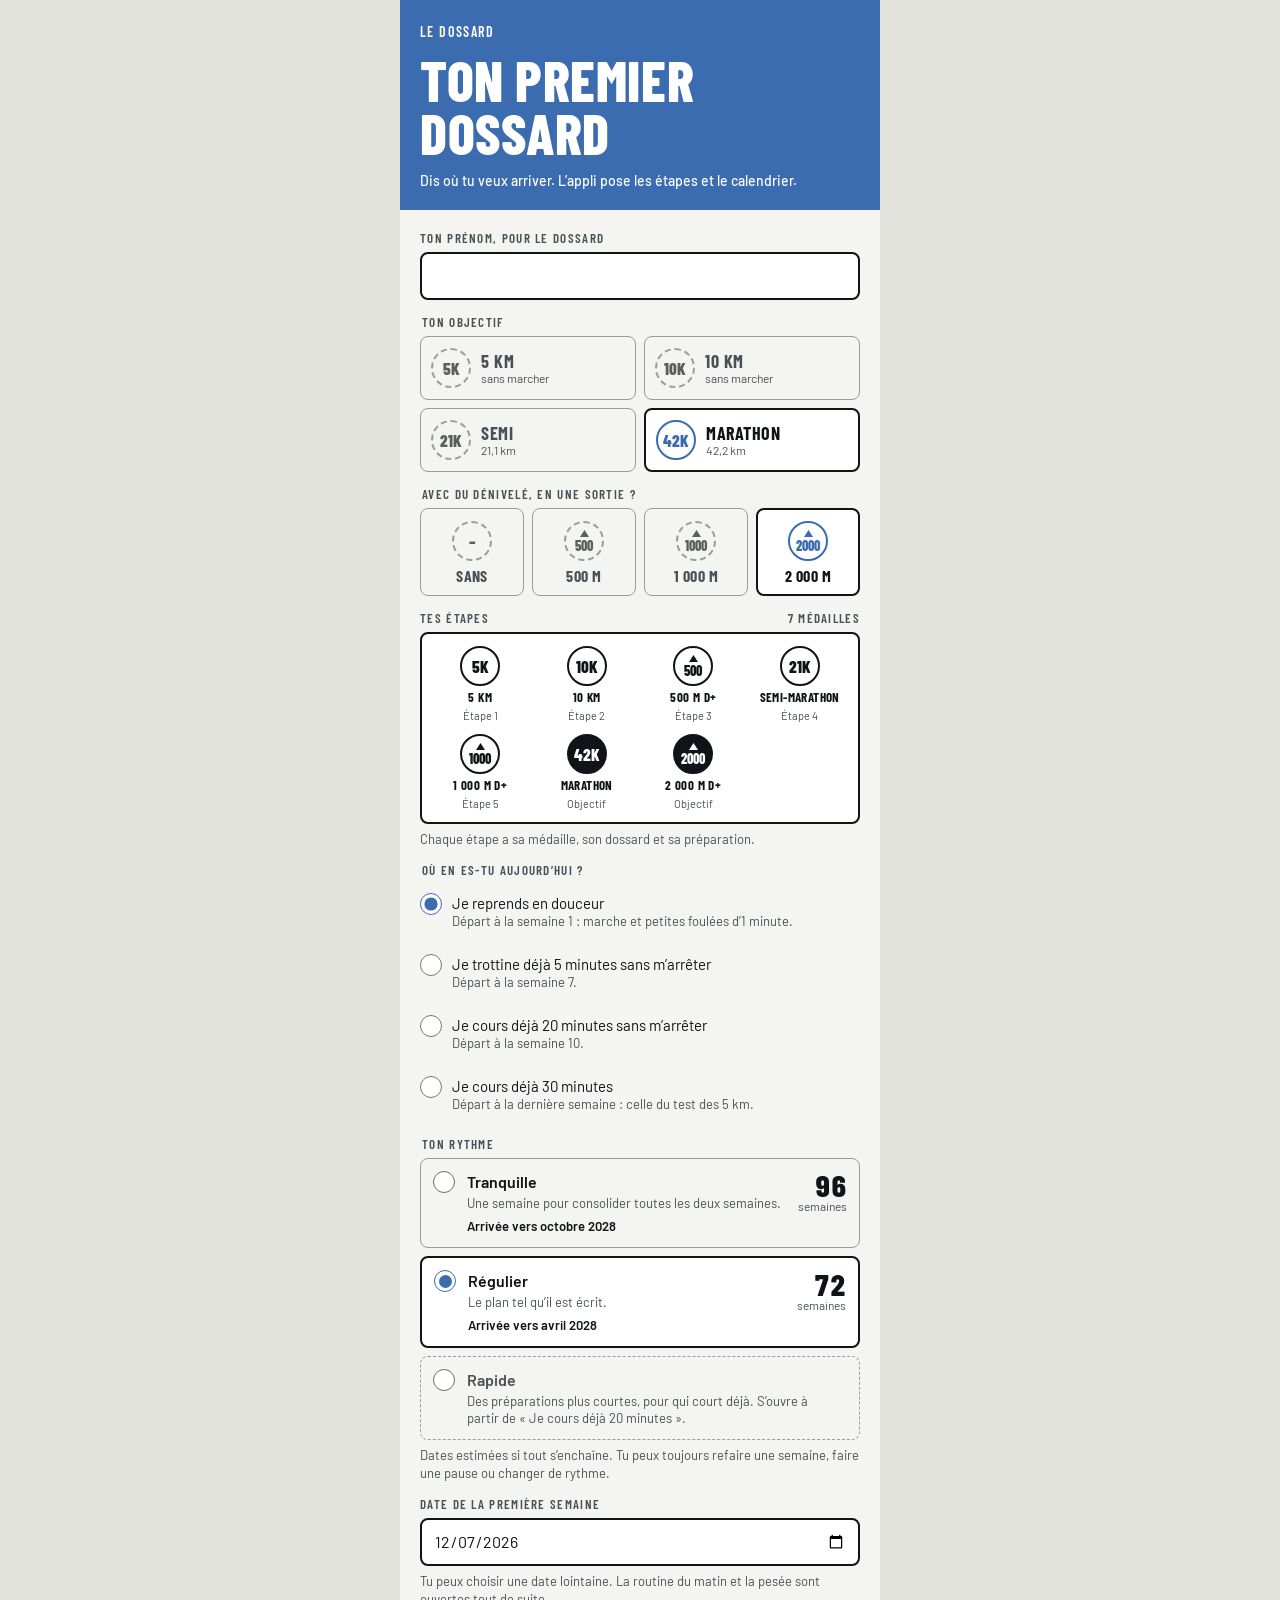
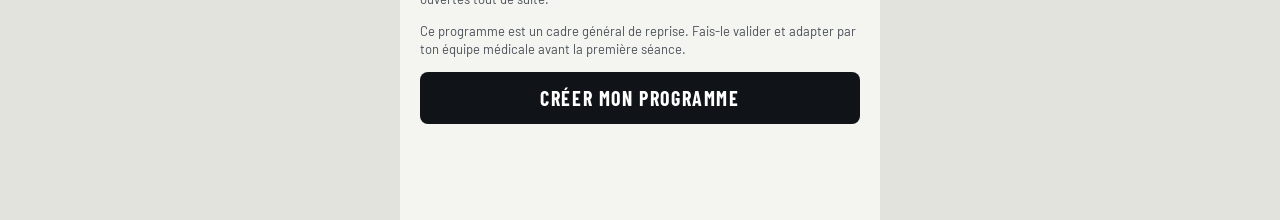
<file: index.html>
<!DOCTYPE html>
<html lang="fr">
<head>
<meta charset="utf-8">
<meta name="viewport" content="width=device-width, initial-scale=1, viewport-fit=cover">
<title>Le Dossard</title>
<meta name="description" content="Le Dossard, carnet d’entraînement au trail : un objectif, des étapes, un rythme, et une médaille à chaque arrivée.">
<meta name="theme-color" content="#3B6CB0">
<meta name="mobile-web-app-capable" content="yes">
<meta name="apple-mobile-web-app-title" content="Le Dossard">
<link rel="manifest" href="manifest.webmanifest">
<link rel="icon" href="icones/favicon.svg" type="image/svg+xml">
<link rel="icon" href="icones/favicon-48.png" type="image/png" sizes="48x48">
<link rel="apple-touch-icon" href="icones/apple-touch-icon.png">
<style>
/* Polices Barlow servies par le site lui-même (dossier polices/), sans appel à un autre serveur. */
@font-face{font-family:'Barlow';font-style:normal;font-weight:400;font-display:swap;src:url(polices/barlow-400.woff2) format('woff2')}
@font-face{font-family:'Barlow';font-style:normal;font-weight:500;font-display:swap;src:url(polices/barlow-500.woff2) format('woff2')}
@font-face{font-family:'Barlow';font-style:normal;font-weight:600;font-display:swap;src:url(polices/barlow-600.woff2) format('woff2')}
@font-face{font-family:'Barlow Condensed';font-style:normal;font-weight:600;font-display:swap;src:url(polices/barlow-condensed-600.woff2) format('woff2')}
@font-face{font-family:'Barlow Condensed';font-style:normal;font-weight:700;font-display:swap;src:url(polices/barlow-condensed-700.woff2) format('woff2')}
@font-face{font-family:'Barlow Condensed';font-style:normal;font-weight:800;font-display:swap;src:url(polices/barlow-condensed-800.woff2) format('woff2')}
</style>
<style>
:root{
  /* Mise en page : une colonne de téléphone (480 px au plus), un bandeau bleu en tête de chaque écran,
     le dossard comme pièce centrale de l'accueil, une barre de cinq onglets fixée en bas. Thème clair unique. */
  --fond:#F4F4F1;
  --carte:#FFFFFF;
  --encre:#101418;
  --gris:#4A5057;
  --trait:#D9DAD5;
  --bleu:#3B6CB0;
  --orange:#F26B1D;
  --alerte:#A3261B;
  --platine:#EAEFF3;
  --bronze:#C98852;
  --argent:#C6CBD1;
  --or:#F2C230;
  --titre:'Barlow Condensed','Arial Narrow',sans-serif;
  --texte:'Barlow',system-ui,-apple-system,'Segoe UI',sans-serif;
  color-scheme:light;
}
*{box-sizing:border-box}
html,body{height:100%}
body{margin:0;background:#E2E3DD;color:var(--encre);font-family:var(--texte);font-size:16px;line-height:1.4;-webkit-text-size-adjust:100%}
body.fige{overflow:hidden}
button,input,select,textarea{font:inherit;color:inherit}
h1,h2,h3,p,ul,ol,fieldset{margin:0;padding:0}
ul,ol{list-style:none}
fieldset{border:0;min-width:0}
[hidden]{display:none!important}
:focus-visible{outline:3px solid var(--orange);outline-offset:2px}
.bandeau :focus-visible,.bravo :focus-visible{outline-color:#FFFFFF}
.cache{position:absolute;width:1px;height:1px;overflow:hidden;clip-path:inset(50%);white-space:nowrap}

.app{max-width:480px;min-height:100%;margin:0 auto;background:var(--fond);display:flex;flex-direction:column}
main{flex:1;padding-bottom:96px;outline:none}

/* Étiquettes et titres */
.sur{font:600 14px/18px var(--titre);letter-spacing:.1em;text-transform:uppercase}
.sur.gris{font-size:13px;line-height:16px;color:var(--gris)}
.geant{font:800 56px/.95 var(--titre);letter-spacing:.01em;text-transform:uppercase;text-wrap:balance}
.petit{font-size:13px;line-height:18px;font-weight:500}
.aide{font-size:13px;line-height:18px;color:var(--gris)}
.erreur{font-size:14px;line-height:19px;font-weight:600;color:var(--alerte)}

/* Bandeau */
.bandeau{background:var(--bleu);color:#FFFFFF;padding:22px 20px 20px;display:flex;flex-direction:column;gap:12px}
.bandeau p{font-size:14px;line-height:19px;font-weight:500}
.rang{display:flex;align-items:center;justify-content:space-between;gap:12px}
.rond{flex:none;width:44px;height:44px;margin:-10px -10px -10px 0;border:0;border-radius:50%;background:transparent;color:inherit;display:flex;align-items:center;justify-content:center;cursor:pointer}

/* Dossard */
.dossard{align-self:center;width:min(318px,100%);margin:6px 0 10px;background:#FFFFFF;color:var(--encre);border-radius:10px;box-shadow:6px 8px 0 rgba(16,20,24,.3);transform:rotate(-2deg);position:relative;overflow:hidden;display:flex;flex-direction:column}
.dossard-haut{min-height:34px;padding:6px 26px;background:var(--orange);display:flex;align-items:center;justify-content:center;text-align:center;font:700 15px/1.2 var(--titre);letter-spacing:.1em;text-transform:uppercase}
.dossard-num{display:flex;align-items:baseline;justify-content:center;gap:8px;padding:10px 12px 6px;font-family:var(--titre);font-weight:800}
.dossard-num .num{font-size:128px;line-height:.86}
.dossard-num .num.m{font-size:108px}
.dossard-num .num.l{font-size:92px}
.dossard-num .unite{font-size:40px;line-height:1}
.dossard-num .unite.d{font-size:30px}
.dossard-bas{min-height:46px;border-top:2px solid var(--encre);padding:6px 28px;display:flex;align-items:center;justify-content:space-between;gap:12px;font-family:var(--titre)}
.dossard-bas .nom{font-weight:800;font-size:28px;line-height:1;letter-spacing:.04em;text-transform:uppercase;overflow-wrap:anywhere}
.jmoins{flex:none;background:var(--encre);color:#FFFFFF;padding:3px 10px;font:700 20px/24px var(--titre);letter-spacing:.04em;white-space:nowrap}
.trou{position:absolute;width:9px;height:9px;border-radius:50%;background:var(--bleu)}
.trou.a{left:10px;top:12px}.trou.b{right:10px;top:12px}.trou.c{left:10px;bottom:18px}.trou.e{right:10px;bottom:18px}

.prepa{display:flex;flex-direction:column;gap:6px}
.segments{display:grid;gap:4px}
.segments i{height:6px;border-radius:3px;background:rgba(255,255,255,.3)}
.segments i.fait{background:#FFFFFF}
.segments i.ici{background:var(--orange)}

/* Corps */
.bloc{padding:20px 20px 0;display:flex;flex-direction:column;gap:14px}
.bloc.serre{gap:0}
.carte{display:flex;flex-direction:column;gap:8px}
.titre-seance{font:800 34px/36px var(--titre);letter-spacing:.01em;text-transform:uppercase;text-wrap:balance}
.resume{font-size:14px;line-height:19px;color:#2B3036;text-wrap:pretty}
.faits{display:grid;grid-template-columns:repeat(3,minmax(0,1fr));gap:10px;margin-top:4px}
.fait{border-top:3px solid var(--encre);padding-top:5px;display:flex;align-items:baseline;gap:5px;flex-wrap:wrap}
.fait b{font:800 30px/32px var(--titre)}
.fait span{font:700 14px/16px var(--titre);letter-spacing:.08em;text-transform:uppercase;color:var(--gris)}
.actions{display:flex;flex-wrap:wrap;gap:10px;margin-top:6px}
.actions>*{flex:1 1 200px}

/* Boutons */
.btn{min-height:52px;padding:0 18px;border:0;border-radius:8px;background:var(--encre);color:#FFFFFF;font:700 20px var(--titre);letter-spacing:.08em;text-transform:uppercase;text-decoration:none;cursor:pointer;display:inline-flex;align-items:center;justify-content:center;gap:10px;text-align:center}
.btn.sec{background:transparent;color:var(--encre);border:2px solid var(--encre)}
.btn.petit{min-height:44px;font-size:16px}
.btn.clair{background:#FFFFFF;color:var(--encre)}
.lien{min-height:44px;padding:0 2px;border:0;background:none;color:var(--bleu);font:700 14px var(--titre);letter-spacing:.08em;text-transform:uppercase;text-decoration:none;cursor:pointer;display:inline-flex;align-items:center;text-align:left}
.lien.danger{color:var(--alerte)}

/* Porte-médailles */
.ratelier{display:flex;flex-direction:column;gap:8px;color:inherit;text-decoration:none;margin-top:8px}
.barre{height:4px;border-radius:2px;background:var(--encre)}
.medailles{display:flex;justify-content:space-between;padding:0 8px;margin-top:-8px}
.med{display:flex;flex-direction:column;align-items:center;flex:none}
.ruban{width:14px;height:24px;background:#DADBD6}
.disque{margin-top:-3px;width:40px;height:40px;border-radius:50%;border:2px dashed #9A9D98;background:var(--fond);color:#5B5F5A;display:flex;flex-direction:column;align-items:center;justify-content:center;gap:2px;font:800 17px/1 var(--titre)}
.med.d .disque{font-size:14px}
.med.gagnee .ruban{background:linear-gradient(90deg,var(--bleu) 0%,var(--bleu) 34%,#FFFFFF 34%,#FFFFFF 66%,var(--bleu) 66%,var(--bleu) 100%)}
.med.gagnee .disque{border:2px solid var(--encre);background:var(--orange);color:var(--encre)}
.med.cours .ruban{background:#FFFFFF;border:1.5px solid var(--bleu);border-top:0}
.med.cours .disque{border:2px solid var(--bleu);background:#FFFFFF;color:var(--bleu)}
/* Médailles bonus : une icône dans le disque. Évolutives : ruban sombre, disque bronze, argent ou or.
   Uniques : ruban orange, disque sombre. Le palier se lit aussi dans le texte et sur la piste, jamais par la couleur seule. */
.med.bonus .disque svg{display:block}
.med.bonus.bronze .ruban,.med.bonus.argent .ruban,.med.bonus.or .ruban{background:var(--encre)}
.med.bonus.bronze .disque,.med.bonus.argent .disque,.med.bonus.or .disque{border:2px solid var(--encre);color:var(--encre)}
.med.bonus.bronze .disque{background:var(--bronze)}
.med.bonus.argent .disque{background:var(--argent)}
.med.bonus.or .disque{background:var(--or)}
/* Le platine : ruban rayé et double cerclage, pour ne pas le confondre avec l'argent */
.med.bonus.platine .ruban,.bravo .med.bonus.platine .ruban{background:linear-gradient(90deg,var(--encre) 0%,var(--encre) 34%,#FFFFFF 34%,#FFFFFF 66%,var(--encre) 66%,var(--encre) 100%)}
.med.bonus.platine .disque{border:2px solid var(--encre);background:var(--platine);color:var(--encre);box-shadow:inset 0 0 0 3px #FFFFFF,inset 0 0 0 4.5px var(--encre)}

/* Accueil : le dossard, la séance du jour et le porte-médailles tiennent ensemble sur l'écran du téléphone.
   --h : la hauteur d'écran au-delà de 640 px (220 px au plus). Le dossard et les marges grandissent avec elle ;
   sur un écran court, tout se resserre pour que le porte-médailles reste visible sans faire défiler. */
[data-vue="objectif"]{--h:clamp(0px,100vh - 640px,220px);--num-max:128px;--num:min(var(--num-max),72px + var(--h)*.255)}
@supports (height:100svh){[data-vue="objectif"]{--h:clamp(0px,100svh - 640px,220px)}}
[data-vue="objectif"] .bandeau{padding:calc(10px + var(--h)*.0545) 20px calc(10px + var(--h)*.0455);gap:calc(8px + var(--h)*.018)}
[data-vue="objectif"] .dossard{margin:calc(2px + var(--h)*.018) 0 calc(6px + var(--h)*.018)}
[data-vue="objectif"] .dossard-haut{min-height:calc(28px + var(--h)*.027);padding:4px 26px;font-size:calc(14px + var(--h)*.0045)}
[data-vue="objectif"] .dossard-num{gap:calc(6px + var(--h)*.009);padding:calc(8px + var(--h)*.009) 12px calc(4px + var(--h)*.009)}
[data-vue="objectif"] .dossard-num .num{font-size:var(--num)}
[data-vue="objectif"] .dossard-num .num.m{font-size:calc(var(--num)*.845)}
[data-vue="objectif"] .dossard-num .num.l{font-size:calc(var(--num)*.72)}
[data-vue="objectif"] .dossard-num .unite{font-size:calc(var(--num)*.3125)}
[data-vue="objectif"] .dossard-num .unite.d{font-size:calc(var(--num)*.235)}
[data-vue="objectif"] .dossard-bas{min-height:calc(38px + var(--h)*.036);padding:calc(4px + var(--h)*.009) 28px}
[data-vue="objectif"] .dossard-bas .nom{font-size:calc(24px + var(--h)*.018)}
[data-vue="objectif"] .jmoins{font-size:calc(18px + var(--h)*.009);line-height:calc(22px + var(--h)*.009)}
[data-vue="objectif"] .trou.a,[data-vue="objectif"] .trou.b{top:calc(9px + var(--h)*.0135)}
[data-vue="objectif"] .trou.c,[data-vue="objectif"] .trou.e{bottom:calc(14px + var(--h)*.018)}
[data-vue="objectif"] .prepa{gap:calc(4px + var(--h)*.009)}
[data-vue="objectif"] .bloc{padding-top:calc(12px + var(--h)*.036);gap:calc(12px + var(--h)*.009)}
[data-vue="objectif"] .carte{gap:6px}
[data-vue="objectif"] .titre-seance{font-size:30px;line-height:32px}
[data-vue="objectif"] .faits{margin-top:0}
[data-vue="objectif"] .fait{border-top-width:2px;padding-top:3px}
[data-vue="objectif"] .fait b{font-size:24px;line-height:26px}
[data-vue="objectif"] .ratelier{gap:6px;margin-top:calc(var(--h)*.036)}
[data-vue="objectif"] .ruban{height:calc(18px + var(--h)*.027)}
/* La signature de l'auteur, sous le porte-médailles */
.credit{margin-top:-4px;text-align:center;font:600 12px/16px var(--titre);letter-spacing:.12em;text-transform:uppercase;color:var(--gris)}
/* Deux boutons sur une ligne : l'action principale prend la place, la seconde reste à sa largeur */
.actions.paire{flex-wrap:nowrap;margin-top:4px}
.actions.paire>.btn{flex:1 1 auto;min-height:48px;white-space:nowrap}
.actions.paire>.btn.sec{flex:0 0 auto;padding:0 16px}
@media (max-width:340px){.actions.paire>.btn{padding:0 10px;font-size:18px;letter-spacing:.06em}.actions.paire>.btn.sec{padding:0 12px}}

/* Plan */
details.sem{border-top:2px solid var(--encre)}
details.sem>summary{list-style:none;cursor:pointer;min-height:58px;padding:8px 0;display:flex;align-items:center;justify-content:space-between;gap:10px}
details.sem>summary::-webkit-details-marker{display:none}
.sem-g{display:flex;flex-direction:column;gap:1px;min-width:0}
.sem-titre{font:800 22px/24px var(--titre);letter-spacing:.02em;text-transform:uppercase}
.sem-dates{font-size:13px;line-height:17px;color:var(--gris)}
.sem-d{display:flex;align-items:center;flex-wrap:wrap;justify-content:flex-end;gap:6px}
.puce{font:700 12px/18px var(--titre);letter-spacing:.08em;text-transform:uppercase;padding:0 7px;border:1.5px solid var(--encre);border-radius:3px;white-space:nowrap}
.puce.ici{background:var(--orange);border-color:var(--orange)}
.compte{font:800 18px/20px var(--titre);font-variant-numeric:tabular-nums;min-width:28px;text-align:right}
.ligne{width:100%;min-height:56px;padding:6px 0;border:0;border-top:1px solid var(--trait);background:none;text-align:left;cursor:pointer;display:grid;grid-template-columns:34px minmax(0,1fr) auto;align-items:center;gap:0 8px}
.pastille{width:26px;height:26px;border-radius:50%;border:2px solid var(--encre);display:flex;align-items:center;justify-content:center;font:800 14px/1 var(--titre)}
.pastille.ok{background:var(--encre);color:#FFFFFF}
.l-g{display:flex;flex-direction:column;gap:1px;min-width:0}
.l-titre{font-size:16px;line-height:20px;font-weight:600}
.l-info{font-size:13px;line-height:17px;color:var(--gris)}
.chevron{font:700 22px/1 var(--titre);color:var(--gris)}
.actions-sem{display:flex;flex-wrap:wrap;gap:0 18px;border-top:1px solid var(--trait)}
details.sem>.aide{padding:0 0 12px}

.liste>li{border-top:1px solid var(--trait);padding:10px 0;display:flex;align-items:center;justify-content:space-between;gap:10px}
.liste>li:last-child{border-bottom:1px solid var(--trait)}
.l-date{font:700 13px/16px var(--titre);letter-spacing:.08em;text-transform:uppercase;color:var(--gris)}
.conf{display:flex;align-items:center;gap:12px;flex:none}
.liste.serree>li{padding:0}
.ligne.sortie{border-top:0;grid-template-columns:minmax(0,1fr) auto;min-height:60px;padding:9px 0}

/* Carnet : calendrier du mois. Le ressenti suit une seule teinte, du clair (facile) au foncé (dur). */
.mois{display:flex;align-items:center;justify-content:space-between;gap:8px}
.mois .rond{margin:0;border:2px solid var(--encre)}
.mois .rond:disabled{border-color:var(--trait);color:#9A9D98;cursor:default}
.mois-nom{font:800 26px/28px var(--titre);letter-spacing:.02em;text-transform:uppercase}
.cal{width:100%;border-collapse:separate;border-spacing:3px;table-layout:fixed;margin:-3px}
.cal th{padding:0 0 3px;font:700 13px/16px var(--titre);letter-spacing:.08em;color:var(--gris);text-align:center}
.cal th abbr{text-decoration:none}
.cal td{padding:0}
.cal button,.cal .case{width:100%;height:52px;padding:4px 5px 5px;border:0;border-radius:6px;background:#E8E9E4;color:var(--encre);display:flex;flex-direction:column;justify-content:space-between;align-items:flex-start;text-align:left}
.cal button{cursor:pointer}
.cal .case{background:transparent;color:#6B6F6A}
.cal .j{font-size:12px;line-height:14px;font-weight:600;font-variant-numeric:tabular-nums}
.cal .haut{width:100%;display:flex;align-items:baseline;justify-content:space-between;gap:2px}
.cal .dp{font-size:10.5px;line-height:14px;font-weight:600;font-variant-numeric:tabular-nums;white-space:nowrap}
.cal .v{align-self:flex-end;font:800 17px/17px var(--titre);font-variant-numeric:tabular-nums;white-space:nowrap}
.cal .v small{font-size:11px;font-weight:700;margin-left:2px}
.cal .facile{background:#B5C9E7}
.cal .correct{background:var(--bleu);color:#FFFFFF}
.cal .dur{background:#10264A;color:#FFFFFF}
.cal .auj{box-shadow:inset 0 0 0 2px var(--encre)}
.cal .correct.auj,.cal .dur.auj{box-shadow:inset 0 0 0 2px var(--encre),inset 0 0 0 4px #FFFFFF}
.cal .jj{box-shadow:inset 0 0 0 2px var(--orange)}
.cal .case.jj{color:var(--encre)}
.legende.cal-leg i{width:12px;height:12px;border:0;border-radius:3px}
.legende.cal-leg i.facile{background:#B5C9E7}
.legende.cal-leg i.correct{background:var(--bleu)}
.legende.cal-leg i.dur{background:#10264A}

/* Formulaires */
.champ{display:flex;flex-direction:column;gap:6px}
.champ>label:not(.choix),.champ>legend{font:600 13px/16px var(--titre);letter-spacing:.1em;text-transform:uppercase;color:var(--gris)}
.champ>legend{margin-bottom:6px}
input[type=text],input[type=date],textarea{width:100%;min-height:48px;padding:8px 12px;border:2px solid var(--encre);border-radius:8px;background:#FFFFFF;font-size:16px}
::placeholder{color:#8A8D88;font-weight:500;opacity:1}
textarea{min-height:96px;resize:vertical;font-family:ui-monospace,Menlo,monospace;font-size:12px;line-height:16px}
input.grand{min-height:52px;font:800 26px var(--titre)}
.duo{display:grid;grid-template-columns:repeat(2,minmax(0,1fr));gap:10px}
.choix{display:flex;align-items:flex-start;gap:10px;min-height:44px;padding:9px 0;cursor:pointer;font-size:15px;line-height:20px}
.choix input{flex:none;width:22px;height:22px;margin:0;accent-color:var(--bleu)}
.choix small{display:block;font-size:13px;line-height:17px;color:var(--gris)}
.en-ligne{display:flex;align-items:stretch;gap:8px}
.en-ligne>input{flex:1;min-width:0}
.en-ligne>.btn{flex:none}
.seg{display:grid;grid-template-columns:repeat(3,minmax(0,1fr));gap:8px}
.seg label{position:relative;display:flex;cursor:pointer}
.seg input{position:absolute;inset:0;width:100%;height:100%;margin:0;opacity:0;cursor:pointer}
.seg span{flex:1;min-height:48px;border:2px solid var(--encre);border-radius:8px;display:flex;align-items:center;justify-content:center;font:700 17px var(--titre);letter-spacing:.08em;text-transform:uppercase}
.seg input:checked+span{background:var(--encre);color:#FFFFFF}
.seg input:focus-visible+span{outline:3px solid var(--orange);outline-offset:2px}

/* Routine */
.exo{display:grid;grid-template-columns:34px minmax(0,1fr) auto;align-items:center;gap:0 8px;min-height:56px;border-top:1px solid var(--trait);cursor:pointer}
.exo input{width:22px;height:22px;margin:0;accent-color:var(--bleu)}
.exo-nom{font-size:16px;line-height:20px;font-weight:600;overflow-wrap:anywhere}
.exo-dose{font:800 22px/24px var(--titre);letter-spacing:.02em;white-space:nowrap}
.exos{border-bottom:1px solid var(--trait)}
.exo-edit{border-top:1px solid var(--trait);padding:12px 0 2px;display:flex;flex-direction:column;gap:2px}
.pointille{min-height:48px;border:1.5px dashed #9A9D98;border-radius:8px;background:transparent;font-size:15px;font-weight:600;cursor:pointer}

/* Poids */
.gros-poids{display:flex;align-items:baseline;gap:8px;font-family:var(--titre);font-weight:800}
.gros-poids .num{font-size:96px;line-height:.9}
.gros-poids .unite{font-size:34px;line-height:1}
/* Page Suivi : la dernière pesée et la dernière nuit, côte à côte dans le bandeau */
.deux-gros{display:grid;grid-template-columns:repeat(2,minmax(0,1fr));gap:16px}
.deux-gros .gros-poids{gap:6px}
.deux-gros .gros-poids .num{font-size:clamp(40px,14.4vw,56px)}
.deux-gros .gros-poids .unite{font-size:clamp(15px,5.6vw,22px)}
.deux-gros p{margin-top:8px}
.bandeau>.deux-gros+p{margin-top:2px}
.courbe{display:block;width:100%;height:auto;touch-action:pan-y;cursor:crosshair;border-radius:4px}
.courbe .grille{stroke:#E0E1DC;stroke-width:1}
.courbe .axe{font-size:11px;fill:var(--gris);font-variant-numeric:tabular-nums}
.courbe .brut{fill:none;stroke:#878A85;stroke-width:1.5;stroke-linecap:round;stroke-linejoin:round}
.courbe .moy{fill:none;stroke:var(--bleu);stroke-width:2;stroke-linecap:round;stroke-linejoin:round}
.courbe .anneau{fill:var(--fond)}
.courbe .point{fill:var(--bleu)}
.courbe .valeur{font-size:12px;font-weight:600;fill:var(--encre)}
.courbe .repere{stroke:var(--encre);stroke-width:1}
.lecture{font-size:13px;line-height:18px;font-weight:600;min-height:18px}
.legende{display:flex;flex-wrap:wrap;gap:4px 16px;font-size:12px;line-height:16px;color:var(--gris)}
.legende span{display:inline-flex;align-items:center;gap:6px}
.legende i{width:16px;height:0;border-top:1.5px solid #878A85}
.legende i.m{border-top:2px solid var(--bleu)}
.plages{display:flex;gap:8px}
.plages button{flex:1;min-height:44px;border:2px solid var(--encre);border-radius:8px;background:transparent;font:700 14px var(--titre);letter-spacing:.08em;text-transform:uppercase;cursor:pointer}
.plages button[aria-pressed="true"]{background:var(--encre);color:#FFFFFF}
.cellules{display:grid;grid-template-columns:repeat(3,minmax(0,1fr));gap:10px}
.cellule{border-top:3px solid var(--encre);padding-top:5px;display:flex;flex-direction:column;gap:2px}
.cellule b{font:800 28px/30px var(--titre)}
.cellule b small{font:700 14px/16px var(--titre);letter-spacing:.08em;color:var(--gris);margin-left:5px}
.cellule span{font-size:12px;line-height:15px;color:var(--gris)}

/* Médailles */
/* Création du programme : l'objectif en tuiles, les étapes calculées, les trois rythmes */
select{width:100%;min-height:48px;padding:8px 12px;border:2px solid var(--encre);border-radius:8px;background:#FFFFFF;color:inherit;font:inherit;font-size:16px}
.tuiles{display:grid;gap:8px}
.tuiles.deux{grid-template-columns:repeat(2,minmax(0,1fr))}
.tuiles.quatre{grid-template-columns:repeat(4,minmax(0,1fr))}
.tuile,.rythme{position:relative;display:block;cursor:pointer}
.tuile input,.rythme input{position:absolute;inset:0;width:100%;height:100%;margin:0;opacity:0;cursor:pointer}
.t-in{min-height:64px;padding:10px;border:1.5px solid #9A9D98;border-radius:8px;background:var(--fond);display:flex;align-items:center;gap:10px}
.tuiles.quatre .t-in{flex-direction:column;justify-content:center;gap:6px;min-height:88px;padding:10px 2px 8px;text-align:center}
.tuile b{display:block;font:700 18px/20px var(--titre);letter-spacing:.03em;text-transform:uppercase;color:var(--gris)}
.tuiles.quatre .tuile b{font-size:16px;line-height:18px}
.tuile small{display:block;font-size:12px;line-height:15px;color:var(--gris)}
.tuile input:checked+.t-in,.rythme input:checked+.r-in{border:2px solid var(--encre);background:var(--carte)}
.tuile input:checked+.t-in b{color:var(--encre)}
.tuile input:checked+.t-in .pm{border:2px solid var(--bleu);background:#FFFFFF;color:var(--bleu)}
.tuile input:focus-visible+.t-in,.rythme input:focus-visible+.r-in{outline:3px solid var(--orange);outline-offset:2px}
.pm{flex:none;width:40px;height:40px;border-radius:50%;border:2px dashed #9A9D98;background:var(--fond);color:#5B5F5A;display:inline-flex;flex-direction:column;align-items:center;justify-content:center;gap:2px;font:800 17px/1 var(--titre)}
.pm.d{font-size:14px}
.pm.etape{border:2px solid var(--encre);background:#FFFFFF;color:var(--encre)}
.pm.but{border:2px solid var(--encre);background:var(--encre);color:#FFFFFF}
.parcours-e{border:2px solid var(--encre);border-radius:8px;background:var(--carte);padding:12px 6px;display:grid;grid-template-columns:repeat(4,minmax(0,1fr));gap:12px 2px}
.pas-e{display:flex;flex-direction:column;align-items:center;gap:4px;text-align:center}
.pas-e b{font:700 13px/15px var(--titre);letter-spacing:.03em;text-transform:uppercase}
.pas-e small{font-size:11px;line-height:13px;color:var(--gris)}
#ob-rythmes{display:flex;flex-direction:column;gap:8px}
.r-in{display:grid;grid-template-columns:22px minmax(0,1fr) auto;gap:0 12px;align-items:start;padding:12px;border:1.5px solid #9A9D98;border-radius:8px;background:var(--fond)}
.rd{position:relative;width:22px;height:22px;border-radius:50%;border:1.5px solid #6B6F6A;background:#FFFFFF}
.rythme input:checked+.r-in .rd{border-color:var(--bleu)}
.rythme input:checked+.r-in .rd::after{content:'';position:absolute;inset:3.5px;border-radius:50%;background:var(--bleu)}
.rythme input:disabled,.rythme input:disabled+.r-in{cursor:default}
.rythme input:disabled+.r-in{border-style:dashed}
.rythme input:disabled+.r-in .r-nom{color:var(--gris)}
.r-nom{display:block;font-size:16px;line-height:22px;font-weight:600}
.rythme small{display:block;margin-top:2px;font-size:13px;line-height:17px;color:var(--gris)}
.r-date{display:block;margin-top:6px;font-size:13px;line-height:17px;font-weight:600}
.r-sem{display:flex;flex-direction:column;align-items:flex-end}
.r-sem b{font:800 30px/28px var(--titre);font-variant-numeric:tabular-nums}
.r-sem span{font-size:12px;line-height:15px;color:var(--gris)}
.medailles.peu{justify-content:flex-start;gap:18px}
/* Onglet Médailles, la vitrine : le parcours en une ligne, la suite dans une carte, les bonus en grille par thème */
.vitrine-parcours{padding-top:12px}
.vitrine-parcours .medailles{padding:0}
.vm{display:block;padding:0;border:0;border-radius:8px;background:none;color:inherit;font:inherit;cursor:pointer}
.prochaine{margin-top:14px;border:2px solid var(--encre);border-radius:8px;background:var(--carte);padding:12px 14px;display:flex;flex-direction:column;gap:8px}
.pr-ligne{display:grid;grid-template-columns:minmax(0,1fr) auto;gap:12px;align-items:center}
.pr-ligne+.pr-ligne{border-top:1px solid var(--trait);padding-top:8px}
.pr-ligne+.sur{margin-top:4px}
.pr-ligne h3{font:800 24px/26px var(--titre);letter-spacing:.02em;text-transform:uppercase}
.pr-ligne p{font-size:13px;line-height:17px;color:var(--gris)}
.entete-bonus{margin-top:26px}
.theme{margin-top:16px;display:flex;align-items:center;gap:10px}
.theme::after{content:'';flex:1;height:1px;background:var(--trait)}
.trois{display:grid;grid-template-columns:repeat(3,minmax(0,1fr));gap:6px;margin-top:8px}
.case{width:100%;display:flex;flex-direction:column;align-items:center;gap:6px;padding:4px 2px 8px;border:0;border-radius:8px;background:none;color:inherit;font:inherit;text-align:center;cursor:pointer}
.case b{font:700 15px/16px var(--titre);letter-spacing:.03em;text-transform:uppercase}
.case.non b{color:var(--gris)}
.case .med.bonus .ruban{width:18px;height:22px}
.case .med.bonus .disque{margin-top:-4px;width:58px;height:58px}
.case .med.bonus svg{width:34px;height:34px}
.pts{display:flex;gap:4px;height:10px}
.pts i{width:10px;height:10px;border-radius:50%;border:1.5px dashed #9A9D98}
.pts i.bronze,.pts i.argent,.pts i.or{border:1.5px solid var(--encre)}
.pts i.bronze{background:var(--bronze)}
.pts i.argent{background:var(--argent)}
.pts i.or{background:var(--or)}
.pts i.platine{border:1.5px solid var(--encre);background:radial-gradient(circle,var(--encre) 0,var(--encre) 1.6px,var(--platine) 2.2px)}
/* La fiche d'une médaille */
.fiche{align-items:center;text-align:center;gap:8px}
.fiche>.med{transform:scale(2);margin:38px 0 40px}
.f-val{font:800 52px/.95 var(--titre);font-variant-numeric:tabular-nums}
.f-val.long{font-size:34px;line-height:1.05}
.f-crit{font-size:14px;line-height:19px;color:var(--gris)}
.f-etat{font-size:15px;line-height:20px;font-weight:600}
.f-mot{font-size:15px;line-height:21px}
.fiche .piste{align-self:stretch;margin-top:10px}
.fiche .btn{align-self:stretch;margin-top:10px}
.secret{align-self:stretch;margin-top:6px;padding:10px 12px 12px;border:2px solid var(--encre);border-radius:8px;background:var(--carte);display:flex;flex-direction:column;gap:8px;text-align:left}
.jauge{display:block;height:6px;border-radius:3px;background:#DADBD6}
.jauge b{display:block;height:100%;border-radius:3px;background:var(--encre)}
.bravo .indice{font-size:14px;line-height:19px;font-weight:600}
.paliers{align-self:stretch;margin-top:10px;border-top:2px solid var(--encre);text-align:left}
.paliers li{display:grid;grid-template-columns:22px 68px minmax(0,1fr);gap:0 10px;align-items:center;padding:10px 0;border-bottom:1px solid var(--trait);font-size:14px;line-height:19px;color:var(--gris)}
.paliers b{font:800 18px/20px var(--titre);letter-spacing:.03em;text-transform:uppercase;color:var(--encre)}
.paliers li.ok{color:var(--encre);font-weight:600}
/* La piste des trois paliers. Le palier se lit aussi dans le texte, jamais par la couleur seule. */
.piste{position:relative;display:grid;grid-template-columns:repeat(3,minmax(0,1fr));padding-top:2px}
.rail{position:absolute;left:0;right:16.667%;top:11px;height:4px;border-radius:2px;background:#DADBD6}
.rail b{display:block;height:100%;border-radius:2px;background:var(--encre)}
.pas{position:relative;z-index:1;display:flex;flex-direction:column;align-items:center;gap:4px}
.pt{width:22px;height:22px;border-radius:50%;border:2px dashed #9A9D98;background:var(--fond)}
.pt.bronze,.pt.argent,.pt.or{border:2px solid var(--encre)}
.pt.bronze{background:var(--bronze)}
.pt.argent{background:var(--argent)}
.pt.or{background:var(--or)}
.pt.platine{border:2px solid var(--encre);background:var(--platine);box-shadow:inset 0 0 0 2px #FFFFFF,inset 0 0 0 3.5px var(--encre)}
.pl{font-size:12px;line-height:15px;color:var(--gris);font-variant-numeric:tabular-nums;white-space:nowrap}
.pas.ok .pl{color:var(--encre);font-weight:600}

/* « Comment ça marche » : la médaille éteinte puis ses trois paliers, et les règles en trois lignes */
.info-med{gap:16px}
.etats{display:grid;grid-template-columns:repeat(4,minmax(0,1fr));gap:6px;text-align:center}
.etats li{display:flex;flex-direction:column;align-items:center}
.etats b{margin-top:8px;font:700 15px/16px var(--titre);letter-spacing:.03em;text-transform:uppercase}
.etats li>span:last-child{margin-top:2px;font-size:12px;line-height:15px;color:var(--gris);font-variant-numeric:tabular-nums}
.demo .med.bonus .ruban{width:18px;height:22px}
.demo .med.bonus .disque{margin-top:-4px;width:58px;height:58px}
.demo .med.bonus svg{width:34px;height:34px}
.regles li{display:grid;grid-template-columns:46px minmax(0,1fr);gap:0 12px;align-items:center;padding:12px 0;border-top:1px solid var(--trait);font-size:14px;line-height:19px}
.regles li:last-child{border-bottom:1px solid var(--trait)}
.regles .pts{justify-content:center}
.regles .vu{display:flex;justify-content:center}
.regles .vu svg{width:22px;height:22px}

/* Vrais dossards de course : le mur où ils sont épinglés, et la feuille qui les redessine d'après la photo */
.dossard.vrai{background:var(--d-fond);color:var(--d-encre)}
.dossard.vrai .dossard-haut{background:var(--d-accent);color:var(--d-sur)}
.dossard.vrai .dossard-bas{border-top-color:currentColor}
.dossard.vrai .jmoins{background:var(--d-encre);color:var(--d-fond)}
.dossard.vrai .trou{background:var(--fond)}
.dossard.fantome{background:transparent;color:#7C807A;box-shadow:none;border:2px dashed #9A9D98;transform:none}
.dossard.fantome .dossard-haut{background:transparent;color:inherit;border-bottom:2px dashed #9A9D98}
.dossard.fantome .dossard-bas{border-top:2px dashed #9A9D98;min-height:36px}
.dossard.fantome .trou{display:none}
.btn.photo{position:relative;cursor:pointer}
.aide.centre{text-align:center;text-wrap:balance}
.mur{display:flex;flex-direction:column;gap:26px;padding:10px 0 6px}
.mur li{display:flex;flex-direction:column;align-items:center;gap:14px}
.mur li:nth-child(even) .dossard{transform:rotate(1.6deg)}
.epingle{width:100%;padding:0;border:0;background:none;color:inherit;cursor:pointer;display:flex;justify-content:center}
.epingle .dossard,.apercu .dossard{margin:0}
.sous-dossard{display:flex;align-items:center;justify-content:center;gap:12px;font:600 14px/18px var(--titre);letter-spacing:.08em;text-transform:uppercase;color:var(--gris);text-align:center}
/* La photo gardée : en vignette sous le dossard, en grand dans sa feuille */
.vignette{flex:none;width:60px;height:45px;border:2px solid var(--encre);border-radius:6px;background:var(--trait);overflow:hidden;transform:rotate(-3deg)}
.vignette img{display:block;width:100%;height:100%;object-fit:cover}
.vignette img:not([src]),.photo-gardee img:not([src]){visibility:hidden}
.photo-gardee{margin:0;border:2px solid var(--encre);border-radius:8px;overflow:hidden;background:#1B1F24;min-height:120px;display:flex;align-items:center;justify-content:center}
.photo-gardee img{display:block;width:100%;max-height:300px;object-fit:contain}
.liens{display:flex;flex-wrap:wrap;gap:0 22px;margin-top:-8px}
.lien[hidden]{display:none}
.scan{display:grid;grid-template-columns:116px minmax(0,1fr);gap:16px;align-items:center}
.scan img{display:block;width:116px;height:87px;object-fit:cover;border:2px solid var(--encre);border-radius:8px;transform:rotate(-2deg)}
.apercu{display:flex;justify-content:center;padding:8px 0 12px}
.pastilles{display:flex;flex-wrap:wrap;gap:4px}
.pastilles label{position:relative;display:flex;padding:3px;cursor:pointer}
.pastilles input{position:absolute;inset:0;width:100%;height:100%;margin:0;opacity:0;cursor:pointer}
.pastilles span{width:38px;height:38px;border-radius:50%;border:2px solid var(--encre)}
.pastilles input:checked+span{box-shadow:0 0 0 2px var(--fond),0 0 0 5px var(--encre)}
.pastilles input:focus-visible+span{outline:3px solid var(--orange);outline-offset:2px}

/* Course cible : les deux plans, le chemin jusqu'au jour J, le rappel sur l'accueil */
.plan-course{display:flex;flex-direction:column;gap:10px;padding:14px;border:2px solid var(--encre);border-radius:8px;background:var(--carte)}
.plan-course.choisi{box-shadow:6px 6px 0 var(--bleu)}
.plan-course h2{font-size:16px}
.verdict{padding:8px 10px;border-left:4px solid var(--encre);background:var(--fond);font-size:14px;line-height:19px;font-weight:600}
.verdict.pret{border-left-color:#2E8B57}
.verdict.juste{border-left-color:var(--orange)}
.verdict.court{border-left-color:var(--alerte)}
.vers-course{display:flex;flex-direction:column}
.vers-course li{display:grid;grid-template-columns:40px minmax(0,1fr);gap:0 12px;align-items:center;padding:7px 0;border-top:1px solid var(--trait);font-size:15px;line-height:19px}
.vers-course li:first-child{border-top:0}
.vers-course small{display:block;font-size:13px;line-height:17px;color:var(--gris)}
.vers-course .pm.vide{border-style:dotted}
.vers-course li.apres>*{opacity:.5}
.vers-course .pm.jour{border:2px solid var(--orange);background:var(--orange);color:var(--encre)}
.rang.vers{width:100%;min-height:24px;padding:0;border:0;background:none;color:inherit;font:inherit;text-align:left;cursor:pointer}
.rang.vers .petit{min-width:0;overflow:hidden;text-overflow:ellipsis;white-space:nowrap}
.rang.vers .sur{flex:none}
/* Avec la ligne de la course, l'accueil se resserre comme sur un écran plus court de 32 points : le porte-médailles reste visible. */
[data-vue="objectif"]:has(.rang.vers){--h:clamp(0px,100vh - 672px,220px)}
@supports (height:100svh){[data-vue="objectif"]:has(.rang.vers){--h:clamp(0px,100svh - 672px,220px)}}

/* Feuille (écran par-dessus) */
.feuille{position:fixed;inset:0;z-index:30;background:rgba(16,20,24,.5);display:flex;justify-content:center}
.panneau{width:100%;max-width:480px;height:100%;overflow:auto;background:var(--fond);display:flex;flex-direction:column}
.tete{position:sticky;top:0;z-index:1;min-height:60px;padding:8px 8px 8px 20px;background:var(--fond);border-bottom:2px solid var(--encre);display:flex;align-items:center;justify-content:space-between;gap:12px}
.tete h1{font:800 24px/26px var(--titre);letter-spacing:.02em;text-transform:uppercase}
.panneau>.bloc{padding-bottom:28px}
.etapes>li{display:grid;grid-template-columns:72px minmax(0,1fr);gap:8px;padding:7px 0;border-top:1px solid var(--trait);font-size:14px;line-height:19px}
.etapes>li b{font:700 16px/19px var(--titre);font-variant-numeric:tabular-nums}
.etapes>li.fort{font-weight:600}
.encadre{padding:12px 14px;border:2px solid var(--encre);border-radius:8px;display:flex;flex-direction:column;gap:6px;font-size:14px;line-height:19px}

/* Bravo */
.bravo{flex:1;padding:36px 20px 28px;background:var(--bleu);color:#FFFFFF;display:flex;flex-direction:column;align-items:center;gap:16px;text-align:center}
.bravo .geant{font-size:52px}
.bravo .mot{font-size:17px;line-height:23px;font-weight:500}
.bravo .med{transform:scale(2.2);margin:44px 0 52px}
.bravo .med.gagnee .ruban{background:linear-gradient(90deg,var(--encre) 0%,var(--encre) 34%,#FFFFFF 34%,#FFFFFF 66%,var(--encre) 66%,var(--encre) 100%)}
.bravo .med.bonus.bronze .ruban,.bravo .med.bonus.argent .ruban,.bravo .med.bonus.or .ruban{background:var(--encre)}
.bravo .palier{margin-top:-6px;font:800 30px/32px var(--titre);letter-spacing:.02em;text-transform:uppercase}
.bravo .actions{align-self:stretch;margin-top:auto}
@media (prefers-reduced-motion:no-preference){
  .bravo .med{animation:tombe .7s cubic-bezier(.2,.9,.3,1.2) both}
  @keyframes tombe{from{transform:translateY(-120px) scale(2.2) rotate(-18deg)}to{transform:translateY(0) scale(2.2) rotate(0)}}
}

/* Messages */
.alerte{margin:12px 20px 0;padding:10px 12px;border:2px solid var(--alerte);border-radius:8px;font-size:14px;line-height:19px;display:flex;flex-direction:column;align-items:flex-start;gap:2px}
.annonce{position:fixed;left:50%;bottom:84px;z-index:40;transform:translateX(-50%);max-width:min(440px,calc(100% - 32px));padding:10px 16px;border-radius:8px;background:var(--encre);color:#FFFFFF;font-size:14px;line-height:19px;font-weight:600;text-align:center}
.annonce:empty{display:none}

/* Ouverture : l'écran bleu du lancement. Le dossard y tombe et se pose, puis l'écran s'efface sur l'accueil.
   Il ne retient aucun geste, et s'efface de lui-même au bout de 5 s si rien ne vient le lancer. */
.ouverture{position:fixed;inset:0;z-index:50;background:var(--bleu);color:#FFFFFF;display:flex;flex-direction:column;align-items:center;justify-content:center;gap:26px;padding:20px 20px 12vh;pointer-events:none;animation:ouv-secours .4s 5s both}
.ouverture>.sur{font-size:16px;line-height:20px;letter-spacing:.24em}
#ouverture-dossard{width:100%;min-height:210px;display:flex;justify-content:center;align-items:flex-start}
.ouverture .dossard{margin:0}
.ouverture .credit{margin:0;color:#FFFFFF;opacity:0;font-size:13px;line-height:18px;letter-spacing:.16em}
.ouverture.joue{animation:ouv-fin .4s 2.05s both}
.ouverture.joue .credit,.ouverture.range .credit{animation:ouv-credit .4s 1.1s both,ouv-fin .3s 1.95s forwards}
.ouverture.joue .dossard{animation:ouv-dossard .85s cubic-bezier(.2,.9,.3,1.2) .25s both}
.ouverture.file{animation:ouv-fin .35s both}
/* Sur l'accueil : le fond bleu s'efface pendant que le dossard glisse à sa place, où l'attend celui de l'écran */
.ouverture.range{animation:ouv-voile .5s 2s both}
.ouverture.range>.sur{animation:ouv-fin .3s 1.95s both}
.ouverture.range .dossard{animation:ouv-dossard .85s cubic-bezier(.2,.9,.3,1.2) .25s both,ouv-range .5s cubic-bezier(.5,0,.2,1) 2s forwards}
#vue.ouv .dossard{visibility:hidden}
@keyframes ouv-dossard{from{opacity:0;transform:translateY(-60vh) rotate(-16deg)}40%{opacity:1}to{opacity:1;transform:translateY(0) rotate(-2deg)}}
@keyframes ouv-credit{from{opacity:0;transform:translateY(8px)}to{opacity:1;transform:none}}
@keyframes ouv-fin{to{opacity:0;visibility:hidden}}
@keyframes ouv-secours{to{opacity:0;visibility:hidden}}
@keyframes ouv-voile{to{background-color:rgba(59,108,176,0)}}
@keyframes ouv-range{to{transform:translate(var(--dx,0),var(--dy,0)) rotate(-2deg)}}
@media (prefers-reduced-motion:reduce){.ouverture{display:none}}

/* Onglets */
.onglets{position:fixed;left:50%;bottom:0;z-index:20;transform:translateX(-50%);width:100%;max-width:480px;height:64px;padding:0 6px;background:var(--fond);border-top:2px solid var(--encre);display:flex}
.onglets a{flex:1 1 0;min-width:44px;padding:0 2px;display:flex;flex-direction:column;align-items:center;justify-content:center;gap:2px;color:var(--gris);font:700 13px var(--titre);letter-spacing:.06em;text-transform:uppercase;text-decoration:none}
.onglets a svg{display:block;flex:none}
.onglets a[aria-current="page"]{color:var(--bleu);box-shadow:inset 0 3px 0 var(--encre)}
/* Deux pages sous un même onglet : deux boutons en tête de page */
.sous-onglets{display:grid;grid-template-columns:repeat(2,minmax(0,1fr));gap:8px;padding:14px 20px 0}
.sous-onglets a{min-height:44px;border:2px solid var(--encre);border-radius:8px;display:flex;align-items:center;justify-content:center;color:var(--encre);font:700 15px var(--titre);letter-spacing:.08em;text-transform:uppercase;text-decoration:none}
.sous-onglets a[aria-current="page"]{background:var(--encre);color:#FFFFFF}

@media (max-width:360px){
  .geant{font-size:46px}
  .dossard-num .num{font-size:108px}
  .dossard-num .num.m{font-size:92px}
  .dossard-num .num.l{font-size:78px}
  [data-vue="objectif"]{--num-max:108px}
  .onglets{padding:0 2px}
  .onglets a{font-size:12px;letter-spacing:.03em;padding:0}
  .mois-nom{font-size:22px}
}
</style>
<style>
/* Appli installée sur l'écran d'accueil : la barre d'onglets laisse la place du trait d'accueil de l'iPhone. */
.onglets{height:calc(64px + env(safe-area-inset-bottom,0px));padding-bottom:env(safe-area-inset-bottom,0px)}
main{padding-bottom:calc(96px + env(safe-area-inset-bottom,0px))}
.annonce{bottom:calc(84px + env(safe-area-inset-bottom,0px))}
.panneau>.bloc{padding-bottom:calc(28px + env(safe-area-inset-bottom,0px))}
.bravo{padding-bottom:calc(28px + env(safe-area-inset-bottom,0px))}
</style>
</head>
<body>
<div class="app" id="app">
<main id="vue" tabindex="-1"></main>
<nav class="onglets" id="onglets" aria-label="Navigation" hidden>
<a href="#objectif"><svg aria-hidden="true" width="24" height="24" viewBox="0 0 24 24" fill="none" stroke="currentColor" stroke-width="1.8" stroke-linecap="round" stroke-linejoin="round"><rect x="3.5" y="5.5" width="17" height="13.5" rx="2"></rect><path d="M3.5 9.6h17"></path><path d="M10.4 13l1.9-1v4.6"></path></svg><span>Accueil</span></a>
<a href="#plan" data-g="plan carnet"><svg aria-hidden="true" width="24" height="24" viewBox="0 0 24 24" fill="none" stroke="currentColor" stroke-width="1.8" stroke-linecap="round" stroke-linejoin="round"><rect x="4" y="5.5" width="16" height="14.5" rx="2"></rect><path d="M4 10h16M8.2 3.6v3.6M15.8 3.6v3.6"></path><path d="M8 13.6h2M14 13.6h2M8 16.8h2"></path></svg><span>Programme</span></a>
<a href="#routine" data-g="routine poids"><svg aria-hidden="true" width="24" height="24" viewBox="0 0 24 24" fill="none" stroke="currentColor" stroke-width="1.8" stroke-linecap="round" stroke-linejoin="round"><path d="M2.5 17.5h19M7.5 21h9"></path><path d="M6.8 17.5a5.2 5.2 0 0 1 10.4 0"></path><path d="M12 6.3v2.7M5 10l1.9 1.9M19 10l-1.9 1.9"></path></svg><span>Matin</span></a>
<a href="#medailles"><svg aria-hidden="true" width="24" height="24" viewBox="0 0 24 24" fill="none" stroke="currentColor" stroke-width="1.8" stroke-linecap="round" stroke-linejoin="round"><circle cx="12" cy="15" r="5.2"></circle><path d="M8.6 3.5l3.4 6.3 3.4-6.3"></path></svg><span>Médailles</span></a>
<a href="#dossards"><svg aria-hidden="true" width="24" height="24" viewBox="0 0 24 24" fill="none" stroke="currentColor" stroke-width="1.8" stroke-linecap="round" stroke-linejoin="round"><path d="M7.6 5.2h10.9a2 2 0 0 1 2 2v8.2"></path><rect x="3.5" y="8.6" width="13.6" height="10.4" rx="2"></rect><path d="M9.3 13.2l1.9-1v4.5"></path></svg><span>Dossards</span></a>
</nav>
</div>
<div class="feuille" id="feuille" hidden></div>
<div class="annonce" id="annonce" role="status" aria-live="polite"></div>
<div class="ouverture" id="ouverture" aria-hidden="true"><p class="sur">Le Dossard</p><div id="ouverture-dossard"></div><p class="credit">Créé par Valérian Tripet</p></div>
<script>
// Version autonome : l'appli enregistre les données dans le navigateur de l'appareil.
window.DOSSARD_AUTONOME = true;
</script>
<script>
/* Le Dossard : logique pure (dates, programme, médailles, carnet, routine, poids). Aucun accès à la page. */
(function (root) {
  'use strict';

  // ---------- Dates (chaînes AAAA-MM-JJ, heure locale) ----------
  function pad(n) { return n < 10 ? '0' + n : '' + n; }
  function iso(d) { return d.getFullYear() + '-' + pad(d.getMonth() + 1) + '-' + pad(d.getDate()); }
  function dateDe(s) { var p = String(s).split('-'); return new Date(+p[0], +p[1] - 1, +p[2]); }
  function dateValide(s) {
    if (!/^\d{4}-\d{2}-\d{2}$/.test(String(s))) return false;
    return iso(dateDe(s)) === s;
  }
  function plusJours(s, n) { var d = dateDe(s); d.setDate(d.getDate() + n); return iso(d); }
  function ecartJours(a, b) {
    var da = dateDe(a), db = dateDe(b);
    return Math.round((Date.UTC(db.getFullYear(), db.getMonth(), db.getDate()) -
      Date.UTC(da.getFullYear(), da.getMonth(), da.getDate())) / 86400000);
  }
  function prochainLundi(s) { var d = dateDe(s); return plusJours(s, (8 - d.getDay()) % 7); }

  // ---------- Formats ----------
  function fx(v, dec) {
    var s = dec != null ? Number(v).toFixed(dec) : String(Math.round(Number(v) * 10) / 10);
    return s.replace('.', ',');
  }
  function mil(n) { return String(Math.round(n)).replace(/\B(?=(\d{3})+(?!\d))/g, '\u00a0'); }
  function minTxt(sec) {
    var m = Math.floor(sec / 60), s = sec % 60;
    if (m && s) return m + ' min ' + pad(s);
    if (m) return m + ' min';
    return s + ' s';
  }
  function nombre(txt) {
    var t = String(txt == null ? '' : txt).trim().replace(/\s/g, '').replace(',', '.');
    if (!/^\d+(\.\d+)?$/.test(t)) return null;
    return Number(t);
  }

  // ---------- Séances ----------
  function E(t, s, l) { return { t: t, s: s, l: l }; }
  function total(etapes) { var t = 0; etapes.forEach(function (e) { t += e.s; }); return t; }
  function seance(type, titre, resume, etapes, extra) {
    var o = {
      type: type, titre: titre, resume: resume, etapes: etapes || [],
      min: etapes && etapes.length ? Math.round(total(etapes) / 60) : null,
      km: null, dp: null, conseil: '', test: null
    };
    if (extra) Object.keys(extra).forEach(function (k) { o[k] = extra[k]; });
    return o;
  }
  var PARLER = 'Cours à une allure où tu peux parler sans t’essouffler.';

  function alt(n, c, m) {
    var et = [E('marche', 300, 'Marche rapide')];
    for (var i = 0; i < n; i++) {
      et.push(E('course', c, 'Course lente ' + (i + 1) + '/' + n));
      if (i < n - 1) et.push(E('marche', m, 'Marche'));
    }
    et.push(E('marche', 300, 'Marche pour finir'));
    return seance('alt', 'Marche et course',
      '5 min de marche rapide, puis ' + n + ' × ' + minTxt(c) + ' de course lente avec ' + minTxt(m) +
      ' de marche entre chaque, et 5 min de marche pour finir.', et, { conseil: PARLER });
  }
  function suite(parts) {
    var et = [E('marche', 300, 'Marche rapide')], txt = [];
    parts.forEach(function (mn, i) {
      var c = i % 2 === 0;
      et.push(E(c ? 'course' : 'marche', mn * 60, c ? 'Course lente' : 'Marche'));
      txt.push(mn + ' min de ' + (c ? 'course' : 'marche'));
    });
    et.push(E('marche', 300, 'Marche pour finir'));
    return seance('alt', 'Marche et course',
      '5 min de marche rapide, puis ' + txt.join(', ') + ', et 5 min de marche pour finir.', et, { conseil: PARLER });
  }
  function continu(mn) {
    return seance('continu', 'Course continue',
      '5 min de marche rapide, ' + mn + ' min de course sans s’arrêter, 5 min de marche pour finir.',
      [E('marche', 300, 'Marche rapide'), E('course', mn * 60, 'Course continue'), E('marche', 300, 'Marche pour finir')],
      { conseil: 'Pars lentement : le but est de tenir la durée, pas d’aller vite.' });
  }
  function footing(mn, vallonne) {
    return seance('footing', vallonne ? 'Footing vallonné' : 'Footing',
      mn + ' min en endurance' + (vallonne ? ' sur un parcours vallonné' : '') +
      ', à une allure où tu peux tenir une conversation.',
      [E('course', mn * 60, 'Footing')], { conseil: 'Si tu es essoufflé, ralentis ou marche une minute.' });
  }
  function lignes(mn, n) {
    var et = [E('course', mn * 60, 'Footing')];
    for (var i = 0; i < n; i++) {
      et.push(E('fort', 20, 'Accélération ' + (i + 1) + '/' + n));
      et.push(E('marche', 60, 'Récupération en marchant'));
    }
    return seance('footing', 'Footing et accélérations',
      mn + ' min de footing, puis ' + n + ' accélérations progressives de 20 s, avec 1 min de marche entre chaque.',
      et, { conseil: 'Les accélérations restent souples : tu ne sprintes pas.' });
  }
  function cotes(n, sec) {
    // Montées courtes : retour en marchant. Montées de plus de 2 min : retour en trottinant, d'une durée égale.
    var longue = sec >= 240, trot = sec > 120;
    var rec = trot ? sec : Math.round(sec * 1.5 / 30) * 30;
    var et = [E('course', 600, 'Footing d\u2019échauffement')];
    for (var i = 0; i < n; i++) {
      et.push(E('fort', sec, 'Montée ' + (i + 1) + '/' + n));
      et.push(E(trot ? 'course' : 'marche', rec, trot ? 'Retour en trottinant' : 'Retour en marchant'));
    }
    et.push(E('course', 600, 'Retour au calme'));
    return seance('cotes', longue ? 'Côtes longues' : (sec <= 75 ? 'Côtes douces' : 'Côtes'),
      '10 min de footing, ' + n + ' × ' + minTxt(sec) + ' en côte' +
      (longue ? ', en marche active ou en petites foulées' : '') +
      (trot ? ' (retour en trottinant)' : ' (retour en marchant)') + ', 10 min de retour au calme.', et,
      { conseil: longue ? 'Quand la pente se redresse, marche mains sur les cuisses : c\u2019est la technique du trail.'
                        : 'Monte en petites foulées, buste droit, sans te mettre dans le rouge.' });
  }
  function soutenu(n, mn, rec) {
    var et = [E('course', 600, 'Footing d’échauffement')];
    for (var i = 0; i < n; i++) {
      et.push(E('fort', mn * 60, 'Allure soutenue ' + (i + 1) + '/' + n));
      if (i < n - 1) et.push(E('course', rec * 60, 'Récupération en trottinant'));
    }
    et.push(E('course', 600, 'Retour au calme'));
    return seance('soutenu', 'Allure soutenue',
      '10 min de footing, ' + n + ' × ' + mn + ' min à allure soutenue (' + rec +
      ' min de récupération en trottinant), 10 min de retour au calme.', et,
      { conseil: 'Allure soutenue : tu peux encore dire quelques mots, plus tenir une conversation.' });
  }
  function allureM(mn) {
    return seance('soutenu', 'Allure marathon',
      '10 min de footing, ' + mn + ' min à ton allure marathon, 10 min de retour au calme.',
      [E('course', 600, 'Footing d’échauffement'), E('fort', mn * 60, 'Allure marathon'), E('course', 600, 'Retour au calme')],
      { conseil: 'L’allure marathon est celle que tu te vois tenir des heures : confortable mais appliquée.' });
  }
  function descentes(n) {
    var et = [E('course', 600, 'Footing d’échauffement')];
    for (var i = 0; i < n; i++) {
      et.push(E('marche', 120, 'Montée en marchant ' + (i + 1) + '/' + n));
      et.push(E('fort', 60, 'Descente souple'));
    }
    et.push(E('course', 600, 'Retour au calme'));
    return seance('cotes', 'Descentes souples',
      '10 min de footing, ' + n + ' × 1 min de descente en souplesse (tu remontes en marchant 2 min), 10 min de retour au calme.',
      et, { conseil: 'Petits pas rapides, regard loin devant, bras écartés pour l’équilibre.' });
  }
  function longue(km) {
    return seance('longue', 'Sortie longue',
      fx(km) + ' km à allure tranquille. Tu peux marcher une minute de temps en temps si besoin.',
      [], { km: km, conseil: 'La sortie longue se court lentement : finis avec l’impression d’en avoir encore sous le pied.' });
  }
  function trail(km, dp) {
    return seance('trail', 'Sortie trail',
      fx(km) + ' km en terrain vallonné, avec environ ' + mil(dp) +
      ' m de dénivelé positif. Marche active dans les montées, trottine sur le plat et en descente.',
      [], { km: km, dp: dp, conseil: 'Emporte de l’eau et de quoi manger dès que la sortie dépasse 1 h 30.' });
  }
  var TESTS = {
    '5k': ['Test : 5 km sans marcher', '5 min de marche pour t’échauffer, puis 5 km d’une traite, à ton allure. En notant la séance, coche « sans marcher » pour décrocher la médaille.', { km: 5 }],
    '10k': ['Test : 10 km sans marcher', '10 min de footing très lent, puis 10 km d’une traite. En notant la séance, coche « sans marcher » pour décrocher la médaille.', { km: 10 }],
    'd500': ['Test : 500 m de dénivelé', 'Une sortie de 10 à 12 km avec 500 m de dénivelé positif. Marche dans les montées, cours le reste.', { km: 11, dp: 500 }],
    'semi': ['Test : semi-marathon', '21,1 km en une sortie, sur une course officielle ou en solo. Pars plus lentement que tu ne le penses.', { km: 21.1 }],
    'd1000': ['Test : 1 000 m de dénivelé', 'Une sortie de 16 à 20 km avec 1 000 m de dénivelé positif, en course officielle ou en solo.', { km: 18, dp: 1000 }],
    'marathon': ['Test : marathon', '42,2 km en une sortie. Bois et mange dès la première heure, et garde de la marge jusqu’au 30e kilomètre.', { km: 42.2 }],
    'd2000': ['Test : 2 000 m de dénivelé', 'Une sortie de 25 à 30 km avec 2 000 m de dénivelé positif : ta course de montagne.', { km: 28, dp: 2000 }]
  };
  function test(id) {
    var t = TESTS[id], extra = { test: id, conseil: 'Choisis un jour où tu te sens bien. Si ce n’est pas le jour, reporte : la médaille t’attendra.' };
    Object.keys(t[2]).forEach(function (k) { extra[k] = t[2][k]; });
    return seance('test', t[0], t[1], [], extra);
  }
  function S3(a, b, c, drapeau) { var o = { s: [a, b, c] }; if (drapeau) o[drapeau] = true; return o; }
  function x3(f) { return S3(f(), f(), f()); }

  // ---------- Les sept blocs de préparation (3 séances par semaine) ----------
  var BLOCS = {
    '5k': [
      x3(function () { return alt(6, 60, 120); }),
      x3(function () { return alt(8, 60, 120); }),
      x3(function () { return alt(7, 90, 120); }),
      x3(function () { return alt(6, 120, 120); }),
      S3(alt(5, 120, 120), alt(5, 120, 120), alt(5, 120, 120), 'allegee'),
      x3(function () { return alt(5, 180, 120); }),
      x3(function () { return alt(4, 300, 150); }),
      x3(function () { return alt(3, 480, 180); }),
      S3(alt(2, 720, 180), alt(2, 720, 180), suite([15, 3, 10])),
      S3(continu(20), alt(2, 720, 120), continu(22)),
      S3(continu(25), continu(20), continu(28)),
      S3(continu(30), continu(20), test('5k'), 'test')
    ],
    '10k': [
      S3(footing(30), footing(30), longue(6)),
      S3(footing(35), cotes(6, 60), longue(6.5)),
      S3(footing(35), cotes(8, 60), longue(7.5)),
      S3(footing(30), footing(30), longue(6), 'allegee'),
      S3(footing(40), soutenu(5, 2, 2), longue(8.5)),
      S3(footing(40), cotes(8, 75), longue(9)),
      S3(footing(40), soutenu(4, 3, 2), longue(9.5)),
      S3(footing(30), lignes(25, 4), test('10k'), 'test')
    ],
    'd500': [
      S3(footing(40), cotes(6, 120), trail(8, 200)),
      S3(footing(40), cotes(8, 120), trail(9, 300)),
      S3(footing(45), descentes(6), trail(10, 350)),
      S3(footing(35), footing(35, true), trail(8, 200), 'allegee'),
      S3(footing(45), cotes(4, 240), trail(10, 420)),
      S3(footing(35), footing(30), test('d500'), 'test')
    ],
    'semi': [
      S3(footing(40), soutenu(5, 3, 2), longue(11)),
      S3(footing(45), cotes(8, 90), longue(12)),
      S3(footing(45), soutenu(3, 6, 3), longue(13.5)),
      S3(footing(40), footing(35), longue(11), 'allegee'),
      S3(footing(50), soutenu(4, 6, 3), longue(15)),
      S3(footing(50), cotes(10, 90), longue(16)),
      S3(footing(50), soutenu(2, 12, 4), longue(18)),
      S3(footing(40), footing(40), longue(13), 'allegee'),
      S3(footing(45), soutenu(3, 8, 3), longue(16)),
      S3(footing(35), lignes(30, 4), test('semi'), 'test')
    ],
    'd1000': [
      S3(footing(45), cotes(6, 180), trail(12, 400)),
      S3(footing(45), cotes(8, 180), trail(14, 550)),
      S3(footing(50), descentes(8), trail(15, 650)),
      S3(footing(40), footing(40, true), trail(10, 300), 'allegee'),
      S3(footing(50), cotes(4, 300), trail(16, 750)),
      S3(footing(50), cotes(5, 300), trail(18, 850)),
      S3(footing(40), footing(35), trail(12, 400), 'allegee'),
      S3(footing(35), footing(30), test('d1000'), 'test')
    ],
    'marathon': [
      S3(footing(45), soutenu(4, 6, 3), longue(16)),
      S3(footing(50), allureM(20), longue(18)),
      S3(footing(50), soutenu(3, 8, 3), longue(20)),
      S3(footing(40), footing(40), longue(15), 'allegee'),
      S3(footing(55), allureM(25), longue(22)),
      S3(footing(55), soutenu(4, 8, 3), longue(24)),
      S3(footing(60), allureM(30), longue(26)),
      S3(footing(45), footing(40), longue(18), 'allegee'),
      S3(footing(60), soutenu(3, 10, 3), longue(26)),
      S3(footing(60), allureM(35), longue(28)),
      S3(footing(60), soutenu(2, 15, 4), longue(30)),
      S3(footing(45), footing(40), longue(20), 'allegee'),
      S3(footing(55), allureM(30), longue(28)),
      S3(footing(50), soutenu(3, 8, 3), longue(22)),
      S3(footing(40), allureM(15), longue(14), 'allegee'),
      S3(footing(30), lignes(25, 4), test('marathon'), 'test')
    ],
    'd2000': [
      S3(footing(50), cotes(5, 300), trail(15, 700)),
      S3(footing(50), cotes(6, 300), trail(17, 900)),
      S3(footing(55), descentes(8), trail(18, 1100)),
      S3(footing(40), footing(40, true), trail(12, 500), 'allegee'),
      S3(footing(55), cotes(3, 480), trail(20, 1300)),
      S3(footing(55), cotes(4, 480), trail(22, 1500)),
      S3(footing(60), descentes(10), trail(24, 1600)),
      S3(footing(45), footing(40), trail(14, 700), 'allegee'),
      S3(footing(60), cotes(4, 480), trail(24, 1700)),
      S3(footing(55), cotes(3, 480), trail(26, 1800)),
      S3(footing(45), footing(35), trail(14, 600), 'allegee'),
      S3(footing(35), footing(30), test('d2000'), 'test')
    ]
  };

  // ---------- Objectifs et médailles ----------
  var OBJECTIFS = [
    { id: '5k', nom: '5 km', gros: '5', unite: 'KM', court: '5K', deniv: false, titre: '5 km sans marcher',
      critere: 'Courir 5 km sans marcher.', prereq: [], ok: function (s) { return s.km >= 5 && !!s.cont; } },
    { id: '10k', nom: '10 km', gros: '10', unite: 'KM', court: '10K', deniv: false, titre: '10 km sans marcher',
      critere: 'Courir 10 km sans marcher.', prereq: ['5k'], ok: function (s) { return s.km >= 10 && !!s.cont; } },
    { id: 'd500', nom: '500 m D+', gros: '500', unite: 'M D+', court: '500', deniv: true, titre: '500 m de dénivelé',
      critere: 'Une sortie avec 500 m de dénivelé positif.', prereq: ['10k'], ok: function (s) { return s.dp >= 500; } },
    { id: 'semi', nom: 'Semi-marathon', gros: '21,1', unite: 'KM', court: '21K', deniv: false, titre: 'le semi-marathon',
      critere: 'Boucler 21,1 km en une sortie.', prereq: ['10k'], ok: function (s) { return s.km >= 21.09; } },
    { id: 'd1000', nom: '1\u00a0000 m D+', gros: '1000', unite: 'M D+', court: '1000', deniv: true, titre: '1\u00a0000 m de dénivelé',
      critere: 'Une sortie avec 1\u00a0000 m de dénivelé positif.', prereq: ['d500', 'semi'], ok: function (s) { return s.dp >= 1000; } },
    { id: 'marathon', nom: 'Marathon', gros: '42,2', unite: 'KM', court: '42K', deniv: false, titre: 'le marathon',
      critere: 'Boucler 42,2 km en une sortie.', prereq: ['semi'], ok: function (s) { return s.km >= 42.19; } },
    { id: 'd2000', nom: '2\u00a0000 m D+', gros: '2000', unite: 'M D+', court: '2000', deniv: true, titre: '2\u00a0000 m de dénivelé',
      critere: 'Une sortie avec 2\u00a0000 m de dénivelé positif.', prereq: ['d1000'], ok: function (s) { return s.dp >= 2000; } }
  ];
  function objectif(id) { for (var i = 0; i < OBJECTIFS.length; i++) if (OBJECTIFS[i].id === id) return OBJECTIFS[i]; return null; }
  function nouvellesMedailles(sortie, deja, ids) {
    // ids : les médailles du parcours ; sans cette liste, les sept comptent.
    var r = []; deja = deja || {};
    OBJECTIFS.forEach(function (o) { if ((!ids || ids.indexOf(o.id) >= 0) && !deja[o.id] && o.ok(sortie)) r.push(o.id); });
    return r;
  }
  function disponible(o, med) { return !med[o.id] && o.prereq.every(function (p) { return !!med[p]; }); }
  function manquants(o, med) { return o.prereq.filter(function (p) { return !med[p]; }); }

  // ---------- Bloc en cours ----------
  var DEPARTS = [
    { id: 'zero', depart: 0, nom: 'Je reprends en douceur', detail: 'Départ à la semaine 1 : marche et petites foulées d’1 minute.' },
    { id: 'cinq', depart: 6, nom: 'Je trottine déjà 5 minutes sans m’arrêter', detail: 'Départ à la semaine 7.' },
    { id: 'vingt', depart: 9, nom: 'Je cours déjà 20 minutes sans m’arrêter', detail: 'Départ à la semaine 10.' },
    { id: 'trente', depart: 11, nom: 'Je cours déjà 30 minutes', detail: 'Départ à la dernière semaine : celle du test des 5 km.' }
  ];
  // ---------- Objectif, étapes et rythme ----------
  // On choisit une distance et, si on veut, un dénivelé. Le parcours, ce sont ces médailles et tout ce qu'elles demandent d'abord.
  var BUTS = { dist: ['5k', '10k', 'semi', 'marathon'], deniv: ['d500', 'd1000', 'd2000'] };
  var NOMS_BUTS = { '5k': '5 km', '10k': '10 km', semi: 'semi-marathon', marathon: 'marathon', d500: '500 m de dénivelé', d1000: '1\u00a0000 m de dénivelé', d2000: '2\u00a0000 m de dénivelé' };
  function lireBut(p) {
    // Un programme créé avant le choix de l'objectif garde ses sept médailles : marathon et 2 000 m de dénivelé.
    var b = p && p.but;
    if (!b || BUTS.dist.indexOf(b.dist) < 0) return { dist: 'marathon', deniv: 'd2000' };
    return { dist: b.dist, deniv: BUTS.deniv.indexOf(b.deniv) >= 0 ? b.deniv : null };
  }
  function nomBut(but) { return NOMS_BUTS[but.dist] + (but.deniv ? ' et ' + NOMS_BUTS[but.deniv] : ''); }
  function etapes(but) {
    var vus = {};
    function ajoute(id) { if (!id || vus[id]) return; objectif(id).prereq.forEach(ajoute); vus[id] = 1; }
    ajoute(but.dist); ajoute(but.deniv);
    return OBJECTIFS.filter(function (o) { return vus[o.id]; });
  }
  function estBut(but, id) { return id === but.dist || id === but.deniv; }
  var RYTHMES = [
    { id: 'tranquille', nom: 'Tranquille', detail: 'Une semaine pour consolider toutes les deux semaines.' },
    { id: 'regulier', nom: 'Régulier', detail: 'Le plan tel qu’il est écrit.' },
    { id: 'rapide', nom: 'Rapide', detail: 'Des préparations plus courtes, pour qui court déjà.' }
  ];
  function lireRythme(p) { var r = p && p.rythme; return r === 'tranquille' || r === 'rapide' ? r : 'regulier'; }
  // Rythme rapide : les semaines gardées dans chaque préparation, les autres sautent. Le test reste toujours ;
  // les semaines allégées restent aussi, sauf dans la préparation 5 km, où la version rapide ne sert qu'à qui court déjà.
  var RAPIDE = { '5k': [0, 2, 3, 5, 6, 7, 9, 10, 11], '10k': [0, 2, 3, 4, 6, 7], d500: [0, 1, 3, 4, 5], semi: [0, 2, 3, 4, 5, 6, 7, 9],
    d1000: [1, 2, 3, 4, 5, 7], marathon: [1, 2, 3, 4, 5, 6, 7, 9, 10, 13, 14, 15], d2000: [1, 2, 3, 4, 5, 7, 8, 10, 11] };
  function sequence(obj, rythme, depart) {
    // Les semaines d'une préparation selon le rythme, dans l'ordre : { tpl } ou, pour une semaine de consolidation, { tpl, conso }.
    var tpl = BLOCS[obj], l = [], n = 0;
    for (var i = (depart || 0); i < tpl.length; i++) {
      if (rythme === 'rapide' && RAPIDE[obj].indexOf(i) < 0) continue;
      l.push({ tpl: i });
      if (rythme === 'tranquille' && !tpl[i].allegee && !tpl[i].test) { n++; if (n % 2 === 0) l.push({ tpl: i, conso: true }); }
    }
    return l;
  }
  function dureeParcours(ids, rythme, depart) {
    var n = 0; ids.forEach(function (id) { n += sequence(id, rythme, id === '5k' ? depart : 0).length; }); return n;
  }
  function rapidePermis(p) {
    // Le rythme rapide demande une base : il s'ouvre à qui court déjà 20 minutes, ou une fois les 5 km décrochés.
    return !!(p && (p.niveau === 'vingt' || p.niveau === 'trente' || (p.medailles && p.medailles['5k'])));
  }
  function rattraper(sorties, ids, med) {
    // Quand le parcours s'allonge : les médailles que des sorties déjà notées valent. Renvoie { id : date de la première sortie qui suffit }.
    var o = {};
    ids.forEach(function (id) {
      if (med && med[id]) return;
      var ob = objectif(id), d = null;
      (sorties || []).forEach(function (x) { if (ob.ok({ km: x.km || 0, dp: x.dp || 0, cont: x.cont }) && (!d || x.d < d)) d = x.d; });
      if (d) o[id] = d;
    });
    return o;
  }
  function semaineDe(cle, e) { return e.conso ? { id: cle + '-c' + e.tpl, tpl: e.tpl, ajout: true, conso: true } : { id: cle + '-s' + e.tpl, tpl: e.tpl }; }
  function nouveauBloc(obj, debut, depart, cle, rythme) {
    // cle : préfixe propre à ce bloc, pour que les séances notées d'un bloc ne comptent jamais dans un autre.
    cle = cle || 'b1';
    return { obj: obj, debut: debut, semaines: sequence(obj, rythme || 'regulier', depart).map(function (e) { return semaineDe(cle, e); }), n: BLOCS[obj].length, cle: cle };
  }
  function changerRythme(bloc, k, rythme) {
    // Les semaines jusqu'à la semaine k (comprise) restent telles quelles ; la suite est recalculée au nouveau rythme.
    var garde = bloc.semaines.slice(0, Math.max(0, k + 1)), t = -1, pris = {}, cle = bloc.cle || 'b1';
    garde.forEach(function (s) { pris[s.id] = 1; if (!s.pause && s.tpl > t) t = s.tpl; });
    if (!garde.length) { var p = bloc.semaines.filter(function (s) { return !s.pause; })[0]; t = (p ? p.tpl : 0) - 1; }
    var reste = sequence(bloc.obj, rythme, t + 1); // le compte des consolidations repart de la prochaine semaine
    bloc.semaines = garde.concat(reste.map(function (e) { var s = semaineDe(cle, e); if (pris[s.id]) s.id = idSemaine(bloc); return s; }));
    return bloc;
  }
  function idSemaine(bloc) { bloc.n = (bloc.n || 0) + 1; return (bloc.cle || 'b1') + '-x' + bloc.n; }
  function position(bloc, auj) {
    var n = bloc.semaines.length, j = ecartJours(bloc.debut, auj);
    var o = { n: n, jourJ: plusJours(bloc.debut, n * 7 - 1) };
    o.reste = ecartJours(auj, o.jourJ);
    if (j < 0) { o.etat = 'avant'; o.k = -1; o.dans = -j; }
    else if (j >= n * 7) { o.etat = 'apres'; o.k = n; }
    else { o.etat = 'encours'; o.k = Math.floor(j / 7); }
    return o;
  }
  function semaine(bloc, k) {
    var s = bloc.semaines[k]; if (!s) return null;
    var debut = plusJours(bloc.debut, k * 7);
    if (s.pause) return { id: s.id, pause: true, s: [], debut: debut, fin: plusJours(debut, 6), ajout: true };
    var t = BLOCS[bloc.obj][s.tpl];
    return { id: s.id, tpl: s.tpl, s: t.s, allegee: !!t.allegee, test: !!t.test, ajout: !!s.ajout, conso: !!s.conso, debut: debut, fin: plusJours(debut, 6) };
  }
  function faites(journal, semId) {
    var o = {};
    ((journal && journal.sorties) || []).forEach(function (x) { if (x.ref && x.ref.w === semId) o[x.ref.i] = x; });
    return o;
  }
  function nbFaites(journal, semId) { return Object.keys(faites(journal, semId)).length; }
  function refaire(bloc, k) { bloc.semaines.splice(k + 1, 0, { id: idSemaine(bloc), tpl: bloc.semaines[k].tpl, ajout: true }); }
  function refairePrecedente(bloc, k) { bloc.semaines.splice(k, 0, { id: idSemaine(bloc), tpl: bloc.semaines[k - 1].tpl, ajout: true }); }
  function decaler(bloc, k) { bloc.semaines.splice(k, 0, { id: idSemaine(bloc), pause: true }); }
  function retirer(bloc, k) { bloc.semaines.splice(k, 1); }
  function jMoins(reste) { return reste > 0 ? 'J-' + reste : (reste === 0 ? 'Jour J' : 'J+' + (-reste)); }
  function court(s) {
    var p = [];
    if (s.min != null) p.push(s.min + ' min');
    if (s.km != null) p.push(fx(s.km) + ' km');
    if (s.dp != null) p.push(mil(s.dp) + ' m D+');
    return p.join(' · ');
  }

  // ---------- Routine du matin ----------
  function routineDefaut() {
    return {
      exos: [
        { id: 'e1', nom: 'Pompes', dose: '2 × 10' },
        { id: 'e2', nom: 'Gainage', dose: '2 × 30 s' },
        { id: 'e3', nom: 'Crunchs', dose: '2 × 15' },
        { id: 'e4', nom: 'Squats', dose: '2 × 15' },
        { id: 'e5', nom: 'Mobilité des hanches', dose: '2 min' }
      ], jours: {}, n: 5
    };
  }
  function cochesDuJour(routine, d) {
    var j = routine.jours && routine.jours[d];
    if (j === true) return routine.exos.map(function (e) { return e.id; });
    return Array.isArray(j) ? j.slice() : [];
  }
  function jourComplet(routine, d) { return !!(routine.jours && routine.jours[d] === true); }
  function basculer(routine, d, id, coche) {
    var ids = cochesDuJour(routine, d), i = ids.indexOf(id);
    if (coche && i < 0) ids.push(id);
    if (!coche && i >= 0) ids.splice(i, 1);
    var tous = routine.exos.length > 0 && routine.exos.every(function (e) { return ids.indexOf(e.id) >= 0; });
    routine.jours = routine.jours || {};
    if (tous) routine.jours[d] = true;
    else if (ids.length) routine.jours[d] = ids;
    else delete routine.jours[d];
    return tous;
  }
  function serie(routine, auj) {
    var n = 0, d = auj;
    if (!jourComplet(routine, d)) d = plusJours(d, -1);
    while (jourComplet(routine, d) && n < 5000) { n++; d = plusJours(d, -1); }
    return n;
  }

  // ---------- Poids ----------
  function mesures(poids) {
    var m = (poids && poids.mesures) || {};
    return Object.keys(m).sort().map(function (d) { return { d: d, kg: m[d] }; });
  }
  // Les scores de sommeil sont rangés à côté des pesées, dans le même document : une nuit par date, celle du réveil.
  function nuits(poids) {
    var m = (poids && poids.nuits) || {};
    return Object.keys(m).sort().filter(function (d) { return typeof m[d] === 'number'; }).map(function (d) { return { d: d, s: m[d] }; });
  }
  function moyenne7(liste, d, cle) {
    cle = cle || 'kg';
    var debut = plusJours(d, -6), s = 0, n = 0;
    for (var i = 0; i < liste.length; i++) { var x = liste[i]; if (x.d >= debut && x.d <= d) { s += x[cle]; n++; } }
    return n ? s / n : null;
  }
  // Nuits d'affilée à 80 ou plus. « cours » : la série qui tient encore (jusqu'à aujourd'hui, ou hier si ce matin n'est pas noté) ;
  // « max » : la plus longue jamais faite. Un jour sans score coupe la série, comme une nuit sous 80.
  var SEUIL_NUIT = 80;
  function seriesNuits(liste, a) {
    var bonnes = {}, notees = {}, max = 0, n = 0, prec = null;
    (liste || []).forEach(function (x) {
      notees[x.d] = 1;
      if (x.s >= SEUIL_NUIT) { n = (prec && plusJours(prec, 1) === x.d) ? n + 1 : 1; prec = x.d; bonnes[x.d] = 1; if (n > max) max = n; }
      else { n = 0; prec = null; }
    });
    // Ce matin déjà noté : la série part d'aujourd'hui (et vaut zéro si la nuit est sous 80). Pas encore noté : elle tient jusqu'à hier.
    var cours = 0, d = notees[a] ? a : plusJours(a, -1);
    while (bonnes[d] && cours < 5000) { cours++; d = plusJours(d, -1); }
    return { cours: cours, max: max };
  }
  function statsNuits(liste, a) {
    if (!liste.length) return null;
    var der = liste[liste.length - 1], se = seriesNuits(liste, a);
    return { dernier: der, moy7: moyenne7(liste, der.d, 's'), cours: se.cours, max: se.max };
  }
  // Kilos perdus depuis la première pesée, lus sur la moyenne de 7 jours pour qu'un seul matin léger ne suffise pas.
  // « cours » : aujourd'hui ; « max » : au mieux.
  function pertePoids(liste) {
    if (!liste || liste.length < 2) return { cours: 0, max: 0 };
    var depart = liste[0].kg, cours = 0, max = 0;
    liste.forEach(function (x) { cours = depart - moyenne7(liste, x.d); if (cours > max) max = cours; });
    return { cours: Math.max(0, Math.round(cours * 10) / 10), max: Math.round(max * 10) / 10 };
  }
  function statsPoids(liste) {
    if (!liste.length) return null;
    var der = liste[liste.length - 1], m7 = moyenne7(liste, der.d), avant = moyenne7(liste, plusJours(der.d, -28));
    return { dernier: der, moy7: m7, avant: avant, ecart: (avant != null && m7 != null) ? m7 - avant : null };
  }
  function courbe(liste, L, H, cle) {
    // Géométrie d'une courbe : les valeurs du jour (gris) et leur moyenne sur 7 jours (bleu), une seule échelle.
    // cle : 'kg' pour les pesées (par défaut), 's' pour les scores de sommeil.
    cle = cle || 'kg';
    if (!liste || liste.length < 2) return null;
    var g = { x0: 34, x1: L - 44, yh: 12, yb: H - 28 };
    var d0 = liste[0].d, d1 = liste[liste.length - 1].d, span = Math.max(1, ecartJours(d0, d1));
    var vals = liste.map(function (x) { return x[cle]; });
    var mn = Math.min.apply(null, vals), mx = Math.max.apply(null, vals), bas, haut, pas;
    if (cle === 's') {
      // Scores sur 100 : des graduations rondes (de 5 en 5, de 10 en 10...), jamais au-dessus de 100, quatre intervalles au plus.
      var ronds = [5, 10, 20, 50];
      for (var k = 0; k < ronds.length; k++) {
        pas = ronds[k]; bas = Math.floor(mn / pas) * pas; haut = Math.min(100, Math.ceil(mx / pas) * pas);
        if (haut - bas < 2 * pas) { if (haut + pas <= 100 && (mn - bas) >= (haut - mx)) haut += pas; else bas = Math.max(0, bas - pas); }
        if (haut - bas < 2 * pas) { if (haut + pas <= 100) haut += pas; else bas = Math.max(0, bas - pas); }
        if ((haut - bas) / pas <= 4) break;
      }
    } else {
      bas = Math.floor(mn - 0.3); haut = Math.ceil(mx + 0.3);
      if (haut - bas < 2) { if ((mn - bas) < (haut - mx)) bas -= 1; else haut += 1; }
      pas = 1; while ((haut - bas) / pas > 4) pas *= 2;
      bas = Math.floor(bas / pas) * pas; haut = Math.ceil(haut / pas) * pas;
    }
    function X(d) { return g.x0 + (g.x1 - g.x0) * ecartJours(d0, d) / span; }
    function Y(v) { return g.yb - (v - bas) / (haut - bas) * (g.yb - g.yh); }
    var pts = liste.map(function (x) { var p = { d: x.d, moy: moyenne7(liste, x.d, cle), x: X(x.d), y: Y(x[cle]) }; p[cle] = x[cle]; return p; });
    pts.forEach(function (p) { p.ym = Y(p.moy); });
    var ticks = []; for (var v = bas; v <= haut + 1e-9; v += pas) ticks.push({ v: v, y: Y(v) });
    return { g: g, pts: pts, ticks: ticks, bas: bas, haut: haut, d0: d0, d1: d1, milieu: plusJours(d0, Math.round(span / 2)), span: span };
  }

  // ---------- Carnet : calendrier des sorties ----------
  function lundiDe(s) { return plusJours(s, -((dateDe(s).getDay() + 6) % 7)); }
  function plusMois(m, n) { var p = String(m).split('-'), d = new Date(+p[0], +p[1] - 1 + n, 1); return d.getFullYear() + '-' + pad(d.getMonth() + 1); }
  function grilleMois(m) {
    // Semaines entières, du lundi au dimanche, qui couvrent le mois m (AAAA-MM).
    var fin = plusJours(plusMois(m, 1) + '-01', -1), d = lundiDe(m + '-01'), lignes = [];
    while (d <= fin) {
      var l = [];
      for (var i = 0; i < 7; i++) { l.push({ d: d, dans: d.slice(0, 7) === m }); d = plusJours(d, 1); }
      lignes.push(l);
    }
    return lignes;
  }
  function parJour(sorties) { var o = {}; (sorties || []).forEach(function (x) { (o[x.d] = o[x.d] || []).push(x); }); return o; }
  function duMois(sorties, m) { return (sorties || []).filter(function (x) { return String(x.d).slice(0, 7) === m; }); }
  function somme(sorties, cle) { var s = 0; (sorties || []).forEach(function (x) { s += x[cle] || 0; }); return s; }
  function totaux(sorties) { return { n: (sorties || []).length, km: Math.round(somme(sorties, 'km') * 100) / 100, dp: Math.round(somme(sorties, 'dp')) }; }
  var RANG_RES = { facile: 1, correct: 2, dur: 3 };
  function resumeJour(liste) {
    // Ce que la case du calendrier montre pour un jour : distance et durée cumulées, ressenti le plus dur.
    var t = totaux(liste), res = null;
    liste.forEach(function (x) { if (RANG_RES[x.res] && (!res || RANG_RES[x.res] > RANG_RES[res])) res = x.res; });
    return { n: t.n, km: t.km, dp: t.dp, min: somme(liste, 'min'), res: res || 'correct' };
  }
  function seanceAFaire(bloc, journal, d) {
    // Première séance encore à faire dans la semaine du plan qui contient la date d ; null s'il n'y en a pas.
    if (!bloc) return null;
    var j = ecartJours(bloc.debut, d); if (j < 0) return null;
    var k = Math.floor(j / 7), sem = semaine(bloc, k); if (!sem || sem.pause) return null;
    var f = faites(journal, sem.id);
    for (var i = 0; i < sem.s.length; i++) if (!f[i]) return { w: sem.id, i: i, k: k, s: sem.s[i] };
    return null;
  }

  // ---------- Médailles bonus ----------
  function parSemaine(sorties) { var o = {}; (sorties || []).forEach(function (x) { var l = lundiDe(x.d); o[l] = (o[l] || 0) + 1; }); return o; }
  function semainesPleines(sorties, auj) {
    // max : plus longue suite de semaines (lundi-dimanche) à trois sorties ou plus ; cours : suite qui tient encore aujourd'hui.
    var o = parSemaine(sorties), max = 0, n = 0, prec = null;
    Object.keys(o).sort().forEach(function (l) {
      if (o[l] < 3) return;
      n = (prec && ecartJours(prec, l) === 7) ? n + 1 : 1; prec = l; if (n > max) max = n;
    });
    var cours = 0, l = lundiDe(auj);
    if (!(o[l] >= 3)) l = plusJours(l, -7);
    while (o[l] >= 3) { cours++; l = plusJours(l, -7); }
    return { max: max, cours: cours };
  }
  function serieMax(routine) {
    var j = (routine && routine.jours) || {}, max = 0, n = 0, prec = null;
    Object.keys(j).filter(function (d) { return j[d] === true; }).sort().forEach(function (d) {
      n = (prec && ecartJours(prec, d) === 1) ? n + 1 : 1; prec = d; if (n > max) max = n;
    });
    return max;
  }
  function enHiver(d) { var m = +String(d).slice(5, 7); return m === 12 || m <= 2; }
  function nbHiver(sorties) { return (sorties || []).filter(function (x) { return enHiver(x.d); }).length; }
  function reposLong(sorties, auj) {
    // Sept jours entiers sans sortie, après une première sortie.
    var l = (sorties || []).map(function (x) { return x.d; }).sort();
    if (!l.length) return false;
    for (var i = 1; i < l.length; i++) if (ecartJours(l[i - 1], l[i]) >= 8) return true;
    return ecartJours(l[l.length - 1], auj) >= 8;
  }
  function un(sorties, test) { return (sorties || []).some(test); }
  function combien(sorties, test) { return (sorties || []).filter(test).length; }
  // Treize médailles évolutives (bronze, argent, or) et deux uniques.
  // mesure : la valeur du moment ; record : le meilleur déjà atteint, quand une série peut retomber.
  var NIVEAUX = ['bronze', 'argent', 'or'], NOMS_NIVEAUX = ['Bronze', 'Argent', 'Or'], VERS = ['le bronze', 'l’argent', 'l’or'];
  // Un quatrième rang, secret : le platine n'apparaît qu'une fois l'or décroché.
  var RANGS = NIVEAUX.concat(['platine']);
  function pl(n, un, plusieurs) { return n + ' ' + (n > 1 ? plusieurs : un); }
  function semainesTxt(n) { return pl(n, 'semaine', 'semaines'); }
  function matinsTxt(n) { return pl(n, 'matin', 'matins'); }
  function sortiesTxt(n) { return pl(n, 'sortie', 'sorties'); }
  function nuitsTxt(n) { return pl(n, 'nuit', 'nuits'); }
  function randosTxt(n) { return pl(n, 'randonnée', 'randonnées'); }
  // Chamois : chaque palier demande une distance ET un dénivelé, dans la même sortie. Le quatrième est le platine.
  var CHAMOIS = [{ km: 3, dp: 100 }, { km: 8, dp: 500 }, { km: 12, dp: 1000 }, { km: 20, dp: 1400 }];
  function rangChamois(x) { var n = 0; CHAMOIS.forEach(function (q, i) { if (x && (x.km || 0) >= q.km && (x.dp || 0) >= q.dp) n = i + 1; }); return n; }
  function meilleureChamois(sorties) {
    // La sortie qui va le plus haut dans les paliers ; à égalité, celle qui a le plus de dénivelé.
    var m = null, r = 0;
    (sorties || []).forEach(function (x) { var n = rangChamois(x); if (n > r || (n > 0 && n === r && (x.dp || 0) > (m.dp || 0))) { m = x; r = n; } });
    return { rang: r, sortie: m };
  }
  var BONUS = [
    { id: 'bornes', nom: 'Les bornes', icone: 'bornes', critere: 'Kilomètres cumulés.',
      mesure: function (c) { return somme(c.sorties, 'km'); },
      fmt: function (v) { return (v >= 1000 ? mil(Math.floor(v)) : fx(Math.floor(v * 10) / 10)) + ' km'; }, reste: function (r) { return fx(Math.ceil(r * 10) / 10) + ' km'; },
      paliers: [{ s: 100, t: '100 km', l: '100 km cumulés', mot: 'Cent kilomètres au compteur.' },
                { s: 250, t: '250 km', l: '250 km cumulés', mot: 'Deux cent cinquante kilomètres : le compteur tourne.' },
                { s: 500, t: '500 km', l: '500 km cumulés', mot: 'Cinq cents kilomètres. Ça commence à faire du chemin.' }],
      platine: { s: 1000, t: '1\u00a0000 km', l: '1\u00a0000 km cumulés', mot: 'Mille kilomètres au compteur. Chapeau.' } },
    { id: 'sommets', nom: 'Les sommets', icone: 'dole', critere: 'Dénivelé cumulé : un sommet par palier.',
      mesure: function (c) { return somme(c.sorties, 'dp'); },
      fmt: function (v) { return mil(v) + ' m'; }, reste: function (r) { return mil(Math.ceil(r)) + ' m'; },
      vers: function (p, r) { return p.t + ' est à ' + mil(Math.ceil(r)) + ' m.'; },
      paliers: [{ s: 1677, t: 'La Dôle', l: '1\u00a0677 m de dénivelé cumulés', icone: 'dole', fait: 'La Dôle est gravie.', mot: 'En cumulé, tu as grimpé la hauteur de la Dôle.' },
                { s: 4478, t: 'Le Cervin', l: '4\u00a0478 m de dénivelé cumulés', icone: 'cervin', fait: 'Le Cervin est gravi.', mot: 'En cumulé, tu as grimpé la hauteur du Cervin.' },
                { s: 8849, t: 'L’Everest', l: '8\u00a0849 m de dénivelé cumulés', icone: 'everest', fait: 'L’Everest est gravi.', mot: 'Du niveau de la mer au toit du monde, en cumulé.' }],
      platine: { s: 21900, t: 'Olympus Mons', l: '21\u00a0900 m de dénivelé cumulés', icone: 'olympus', fait: 'Olympus Mons est gravi.', mot: 'En cumulé, tu as grimpé le plus haut volcan de Mars.' } },
    { id: 'metronome', nom: 'Métronome', icone: 'metronome', critere: 'Semaines pleines d’affilée : trois sorties ou plus dans la semaine.',
      mesure: function (c) { return semainesPleines(c.sorties, c.auj).cours; }, record: function (c) { return semainesPleines(c.sorties, c.auj).max; },
      fmt: semainesTxt, reste: semainesTxt,
      paliers: [{ s: 1, t: '1', l: '1 semaine pleine', mot: 'Trois sorties en une semaine : le rythme est là.' },
                { s: 4, t: '4', l: '4 semaines pleines d’affilée', mot: 'Quatre semaines pleines de suite. Réglé comme une horloge.' },
                { s: 12, t: '12', l: '12 semaines pleines d’affilée', mot: 'Douze semaines pleines d’affilée : un bloc entier sans fausse note.' }],
      platine: { s: 26, t: '26', l: '26 semaines pleines d’affilée', mot: 'Vingt-six semaines pleines d’affilée : six mois sans fausse note.' } },
    { id: 'routine', nom: 'Routine de fer', icone: 'routine', critere: 'Matins de routine d’affilée.',
      mesure: function (c) { return c.routine ? serie(c.routine, c.auj) : 0; }, record: function (c) { return serieMax(c.routine); },
      fmt: matinsTxt, reste: matinsTxt,
      paliers: [{ s: 7, t: '7', l: '7 matins d’affilée', mot: 'Sept matins de suite : la routine s’installe.' },
                { s: 30, t: '30', l: '30 matins d’affilée', mot: 'Trente matins de suite. Les pompes n’ont qu’à bien se tenir.' },
                { s: 100, t: '100', l: '100 matins d’affilée', mot: 'Cent matins d’affilée. C’est devenu une seconde nature.' }],
      platine: { s: 365, t: '365', l: '365 matins d’affilée', mot: 'Une année entière de matins, sans en manquer un.' } },
    { id: 'givre', nom: 'Givré', icone: 'givre', critere: 'Sorties entre décembre et février.',
      mesure: function (c) { return nbHiver(c.sorties); },
      fmt: sortiesTxt, reste: sortiesTxt,
      paliers: [{ s: 10, t: '10', l: '10 sorties d’hiver', mot: 'Dix sorties en plein hiver. Même pas froid.' },
                { s: 25, t: '25', l: '25 sorties d’hiver', mot: 'Vingt-cinq sorties d’hiver : le froid ne t’arrête plus.' },
                { s: 50, t: '50', l: '50 sorties d’hiver', mot: 'Cinquante sorties d’hiver. Givré pour de bon.' }],
      platine: { s: 75, t: '75', l: '75 sorties d’hiver', mot: 'Soixante-quinze sorties d’hiver. L’hiver, c’est ta saison.' } },
    { id: 'grimpeur', nom: 'Grimpeur', icone: 'grimpeur', critere: 'Sorties à 300 m de dénivelé ou plus.',
      mesure: function (c) { return combien(c.sorties, function (x) { return (x.dp || 0) >= 300; }); },
      fmt: sortiesTxt, reste: sortiesTxt,
      paliers: [{ s: 5, t: '5', l: '5 sorties à 300 m de dénivelé ou plus', mot: 'Cinq sorties qui montent vraiment. Les mollets s’y font.' },
                { s: 20, t: '20', l: '20 sorties à 300 m de dénivelé ou plus', mot: 'Vingt sorties qui grimpent. La pente devient ton terrain.' },
                { s: 50, t: '50', l: '50 sorties à 300 m de dénivelé ou plus', mot: 'Cinquante sorties à 300 m ou plus. Grimpeur, pour de bon.' }],
      platine: { s: 100, t: '100', l: '100 sorties à 300 m de dénivelé ou plus', mot: 'Cent sorties qui grimpent. La montagne te connaît.' } },
    { id: 'fidele', nom: 'Fidèle au poste', icone: 'fidele', critere: 'Semaines avec au moins une sortie, d’affilée ou non.',
      mesure: function (c) { return Object.keys(parSemaine(c.sorties)).length; },
      fmt: semainesTxt, reste: semainesTxt,
      paliers: [{ s: 10, t: '10', l: '10 semaines avec au moins une sortie', mot: 'Dix semaines où tu as répondu présent.' },
                { s: 26, t: '26', l: '26 semaines avec au moins une sortie', mot: 'Vingt-six semaines courues : l’équivalent de six mois.' },
                { s: 52, t: '52', l: '52 semaines avec au moins une sortie', mot: 'Cinquante-deux semaines courues : l’équivalent d’une année entière.' }],
      platine: { s: 104, t: '104', l: '104 semaines avec au moins une sortie', mot: 'Cent quatre semaines courues : l’équivalent de deux années.' } },
    { id: 'long', nom: 'Au long cours', icone: 'long', critere: 'Sorties de 10 km ou plus.',
      mesure: function (c) { return combien(c.sorties, function (x) { return (x.km || 0) >= 10; }); },
      fmt: sortiesTxt, reste: sortiesTxt,
      paliers: [{ s: 5, t: '5', l: '5 sorties de 10 km ou plus', mot: 'Cinq sorties de 10 km ou plus. La distance s’apprivoise.' },
                { s: 20, t: '20', l: '20 sorties de 10 km ou plus', mot: 'Vingt sorties longues. L’endurance s’installe.' },
                { s: 50, t: '50', l: '50 sorties de 10 km ou plus', mot: 'Cinquante sorties de 10 km ou plus. Le long cours, c’est chez toi.' }],
      platine: { s: 100, t: '100', l: '100 sorties de 10 km ou plus', mot: 'Cent sorties longues. La distance n’a plus de secret.' } },
    { id: 'loir', nom: 'Loir', icone: 'loir', critere: 'Nuits d’affilée avec un score de sommeil de 80 ou plus.',
      mesure: function (c) { return seriesNuits(c.sommeil, c.auj).cours; }, record: function (c) { return seriesNuits(c.sommeil, c.auj).max; },
      fmt: nuitsTxt, reste: nuitsTxt,
      paliers: [{ s: 3, t: '3', l: '3 nuits d’affilée à 80 ou plus', mot: 'Trois bonnes nuits de suite. Le repos fait partie de l’entraînement.' },
                { s: 6, t: '6', l: '6 nuits d’affilée à 80 ou plus', mot: 'Six nuits d’affilée à 80 ou plus. Le sommeil devient un allié.' },
                { s: 10, t: '10', l: '10 nuits d’affilée à 80 ou plus', mot: 'Dix nuits d’affilée à 80 ou plus. Tu dors comme un loir.' }],
      platine: { s: 15, t: '15', l: '15 nuits d’affilée à 80 ou plus', mot: 'Quinze nuits d’affilée à 80 ou plus. La récupération n’a plus de secret.' } },
    { id: 'sac', nom: 'Sac allégé', icone: 'sac', critere: 'Kilos perdus depuis ta première pesée, lus sur la moyenne de 7 jours. Sans se presser.',
      mesure: function (c) { return pertePoids(c.poids).cours; }, record: function (c) { return pertePoids(c.poids).max; },
      fmt: function (v) { return fx(v) + ' kg'; }, reste: function (r) { return fx(Math.ceil(r * 10) / 10) + ' kg'; },
      paliers: [{ s: 5, t: '5 kg', l: '5 kg de moins qu’à ta première pesée', mot: 'Cinq kilos de moins qu’au départ. Le sac est plus léger.' },
                { s: 10, t: '10 kg', l: '10 kg de moins qu’à ta première pesée', mot: 'Dix kilos de moins : dix litres d’eau que tu ne portes plus.' },
                { s: 15, t: '15 kg', l: '15 kg de moins qu’à ta première pesée', mot: 'Quinze kilos de moins qu’au départ. Les montées le sentent.' }],
      platine: { s: 25, t: '25 kg', l: '25 kg de moins qu’à ta première pesée', mot: 'Vingt-cinq kilos de moins qu’au départ. Le même dossard, un tout autre coureur.' } },
    { id: 'rando', nom: 'Randonneur', icone: 'rando', critere: 'Randonnées notées : coche « C’était une randonnée » en notant ta sortie.',
      mesure: function (c) { return combien(c.sorties, function (x) { return !!x.rando; }); },
      fmt: randosTxt, reste: randosTxt,
      paliers: [{ s: 3, t: '3', l: '3 randonnées', mot: 'Trois randonnées au carnet. Le sentier te va bien.' },
                { s: 10, t: '10', l: '10 randonnées', mot: 'Dix randonnées. Les chaussures sont faites à ton pied.' },
                { s: 25, t: '25', l: '25 randonnées', mot: 'Vingt-cinq randonnées. Les panneaux jaunes n’ont plus de secret.' }],
      platine: { s: 50, t: '50', l: '50 randonnées', mot: 'Cinquante randonnées. Randonneur, pour de bon.' } },
    // Chamois : la mesure est le rang du meilleur palier atteint par une seule sortie (0 à 4).
    { id: 'chamois', nom: 'Chamois', icone: 'chamois', critere: 'Une sortie à la fois longue et qui grimpe : la distance et le dénivelé comptent dans la même sortie.',
      mesure: function (c) { return meilleureChamois(c.sorties).rang; },
      valeur: function (c) { var m = meilleureChamois(c.sorties).sortie; return m ? fx(m.km) + ' km · ' + mil(m.dp) + ' m' : 'Pas encore'; },
      fmt: function (v) { return v + ' sur 3'; },
      vers: function (p) { return p.v; },
      paliers: [{ s: 1, t: '3 km · 100 m', l: '3 km et 100 m de dénivelé dans la même sortie', v: 'Pour le bronze : une sortie d’au moins 3 km avec 100 m de dénivelé ou plus.',
                  mot: 'Trois kilomètres et 100 m de dénivelé dans la même sortie : ça grimpe.' },
                { s: 2, t: '8 km · 500 m', l: '8 km et 500 m de dénivelé dans la même sortie', v: 'Pour l’argent : une sortie d’au moins 8 km avec 500 m de dénivelé ou plus.',
                  mot: 'Huit kilomètres et 500 m de dénivelé d’une traite. Le pied montagnard.' },
                { s: 3, t: '12 km · 1\u00a0000 m', l: '12 km et 1\u00a0000 m de dénivelé dans la même sortie', v: 'Pour l’or : une sortie d’au moins 12 km avec 1\u00a0000 m de dénivelé ou plus.',
                  mot: 'Douze kilomètres et 1\u00a0000 m de dénivelé dans la même sortie. Un vrai chamois.' }],
      platine: { s: 4, t: '20 km · 1\u00a0400 m', l: '20 km et 1\u00a0400 m de dénivelé dans la même sortie', v: 'Pour le platine : une sortie d’au moins 20 km avec 1\u00a0400 m de dénivelé ou plus.',
                 mot: 'Vingt kilomètres et 1\u00a0400 m de dénivelé dans la même sortie. La montagne est à toi.' } },
    { id: 'jambes', nom: 'Jambes légères', icone: 'jambes', critere: 'Sorties notées « facile ».',
      mesure: function (c) { return combien(c.sorties, function (x) { return x.res === 'facile'; }); },
      fmt: sortiesTxt, reste: sortiesTxt,
      paliers: [{ s: 10, t: '10', l: '10 sorties notées « facile »', mot: 'Dix sorties notées « facile ». Les jambes répondent.' },
                { s: 30, t: '30', l: '30 sorties notées « facile »', mot: 'Trente sorties faciles. Ce qui coûtait hier passe tout seul.' },
                { s: 75, t: '75', l: '75 sorties notées « facile »', mot: 'Soixante-quinze sorties faciles. La forme est là.' }],
      platine: { s: 150, t: '150', l: '150 sorties notées « facile »', mot: 'Cent cinquante sorties faciles. Des jambes légères, pour de bon.' } },
    { id: 'joursans', nom: 'Jour sans', icone: 'joursans', critere: 'Une sortie notée « dur ».',
      mot: 'Les jours sans font partie du jeu. Celui-là est noté.',
      ok: function (c) { return un(c.sorties, function (x) { return x.res === 'dur'; }); } },
    { id: 'marmotte', nom: 'Marmotte', icone: 'marmotte', critere: 'Sept jours de suite sans courir.',
      mot: 'Une semaine entière sans courir. Le repos compte aussi.',
      ok: function (c) { return reposLong(c.sorties, c.auj); } }
  ];
  function bonus(id) { for (var i = 0; i < BONUS.length; i++) if (BONUS[i].id === id) return BONUS[i]; return null; }
  // poids : la liste des pesées ; sommeil : la liste des nuits (voir mesures() et nuits()).
  function contexte(c) { return { sorties: (c && c.sorties) || [], routine: (c && c.routine) || null, poids: (c && c.poids) || [], sommeil: (c && c.sommeil) || [], auj: c.auj }; }
  // Une médaille décrochée se note par une clé : « marmotte » pour une unique, « bornes-2 » pour l'argent des bornes.
  function clesBonus(avecSecrets) {
    var l = [];
    BONUS.forEach(function (b) { if (b.paliers) b.paliers.forEach(function (p, i) { l.push(b.id + '-' + (i + 1)); }); else l.push(b.id); });
    if (avecSecrets) BONUS.forEach(function (b) { if (b.paliers) l.push(b.id + '-4'); });
    return l;
  }
  function totalBonus(gagnees) {
    // Ce qu'il y a à décrocher, vu d'ici : les 41 médailles, plus un platine pour chaque or déjà décroché.
    var n = clesBonus().length;
    BONUS.forEach(function (b) { if (b.paliers && gagnees && gagnees[b.id + '-3']) n++; });
    return n;
  }
  function lireCle(cle) {
    var m = /^(.+)-([1234])$/.exec(String(cle)), b = bonus(m ? m[1] : cle);
    if (!b || !!m !== !!b.paliers) return null;
    return { b: b, n: m ? +m[2] : 0, p: m ? (+m[2] === 4 ? b.platine : b.paliers[m[2] - 1]) : null };
  }
  function bonusGagnes(c) {
    c = contexte(c); var l = [];
    BONUS.forEach(function (b) {
      if (!b.paliers) { if (b.ok(c)) l.push(b.id); return; }
      var v = Math.max(b.mesure(c), b.record ? b.record(c) : 0);
      b.paliers.forEach(function (p, i) { if (v >= p.s) l.push(b.id + '-' + (i + 1)); });
      if (v >= b.platine.s) l.push(b.id + '-4');
    });
    return l;
  }
  function niveauBonus(id, gagnees) { var n = 0; for (var i = 1; i <= 4; i++) if (gagnees && gagnees[id + '-' + i]) n = i; return n; }
  function suiviBonus(id, c, niveau) {
    // Ce qu'affiche la ligne d'une médaille évolutive : la valeur du moment, la part du rail remplie
    // (le premier palier est à 20 % du rail, le deuxième à 60 %, le troisième au bout) et la phrase de suivi.
    var b = bonus(id); c = contexte(c); niveau = niveau || 0;
    var v = b.mesure(c), s = b.paliers.map(function (p) { return p.s; }), part;
    if (v >= s[2]) part = 1;
    else if (v >= s[1]) part = 0.6 + 0.4 * (v - s[1]) / (s[2] - s[1]);
    else if (v >= s[0]) part = 0.2 + 0.4 * (v - s[0]) / (s[1] - s[0]);
    else part = 0.2 * v / s[0];
    part = Math.max(part, [0, 0.2, 0.6, 1, 1][niveau]);
    var q = niveau === 4 ? b.platine : (niveau ? b.paliers[niveau - 1] : null);
    var fait = q ? (q.fait || (niveau === 4 ? 'Platine' : NOMS_NIVEAUX[niveau - 1]) + ' décroché.') : '', suite = '';
    if (niveau < 4) {
      var p = niveau === 3 ? b.platine : b.paliers[niveau], r = Math.max(0, p.s - v);
      suite = b.vers ? b.vers(p, r) : 'Encore ' + b.reste(r) + ' avant ' + (niveau === 3 ? 'le platine' : VERS[niveau]) + '.';
    }
    var o = { valeur: b.valeur ? b.valeur(c) : b.fmt(v), part: Math.round(part * 1000) / 1000, phrase: (fait + ' ' + suite).trim() };
    // Une fois l'or décroché : la part du chemin faite entre l'or et le platine.
    if (niveau >= 3) o.partPlatine = niveau === 4 ? 1 : Math.round(Math.max(0, Math.min(1, (v - s[2]) / (b.platine.s - s[2]))) * 1000) / 1000;
    return o;
  }
  var ANCIENNES = { cent: 'bornes-1', cervin: 'sommets-2', everest: 'sommets-3', semaine: 'metronome-1', metronome: 'metronome-2', routine30: 'routine-2', givre: 'givre-1', chamois: 'chamois-1' };
  // Les thèmes de la vitrine : chaque médaille bonus est rangée dans un thème, trois par thème au plus.
  var THEMES = [
    { id: 'km', nom: 'Kilomètres', ids: ['rando', 'bornes', 'long'] },
    { id: 'deniv', nom: 'Dénivelé', ids: ['sommets', 'grimpeur', 'chamois'] },
    { id: 'regul', nom: 'Régularité', ids: ['metronome', 'fidele', 'routine'] },
    { id: 'temps', nom: 'Par tous les temps', ids: ['givre', 'joursans', 'marmotte'] },
    { id: 'forme', nom: 'Forme', ids: ['loir', 'sac', 'jambes'] }
  ];
  function paliersBonus(id, c, gagnees) {
    // Pour la fiche d'une médaille évolutive : chaque palier, son seuil, sa date s'il est décroché, sinon ce qui manque.
    var b = bonus(id); c = contexte(c); var v = b.mesure(c);
    var liste = b.paliers.slice(), noms = NOMS_NIVEAUX.concat(['Platine']);
    if (gagnees && gagnees[id + '-3']) liste.push(b.platine); // le palier secret ne se montre qu'une fois l'or décroché
    return liste.map(function (p, i) {
      var date = (gagnees && gagnees[id + '-' + (i + 1)]) || null;
      return { niveau: RANGS[i], nom: noms[i], seuil: p.icone ? p.t + ' · ' + mil(p.s) + ' m' : (/[a-z]/i.test(p.t) ? p.t : b.fmt(p.s)), date: date, reste: date || !b.reste ? null : b.reste(Math.max(0, p.s - v)) };
    });
  }
  function migrerBonus(anciens) {
    // Les médailles notées avant les paliers gardent leur date ; celles qui n'existent plus sont laissées de côté.
    var valides = {}, o = {};
    clesBonus(true).forEach(function (k) { valides[k] = 1; });
    Object.keys(anciens || {}).forEach(function (k) { var n = valides[k] ? k : ANCIENNES[k]; if (n && valides[n] && !o[n]) o[n] = anciens[k]; });
    return o;
  }

  // ---------- Course cible ----------
  // Une course datée devient l'objectif du programme : d'abord les médailles qu'elle demande, puis une préparation à sa mesure.
  function lundiDe(s) { return plusJours(s, -((dateDe(s).getDay() + 6) % 7)); }
  function besoinsCourse(c) {
    return { dist: c.km >= 42.19 ? 'marathon' : (c.km >= 21.09 ? 'semi' : (c.km >= 10 ? '10k' : '5k')),
             deniv: c.dp >= 2000 ? 'd2000' : (c.dp >= 1000 ? 'd1000' : (c.dp >= 500 ? 'd500' : null)) };
  }
  // L'objectif que pose la course, sans jamais laisser de côté une médaille déjà décrochée ou en préparation.
  function butCourse(c, p) {
    var b = besoinsCourse(c), deja = Object.keys((p && p.medailles) || {}).concat(p && p.bloc ? [p.bloc.obj] : []);
    function haut(liste, id) { var k = liste.indexOf(id); deja.forEach(function (d) { k = Math.max(k, liste.indexOf(d)); }); return k < 0 ? null : liste[k]; }
    return { dist: haut(BUTS.dist, b.dist) || '5k', deniv: haut(BUTS.deniv, b.deniv) };
  }
  var ACQUIS = { '5k': 5, '10k': 10, semi: 21.1, marathon: 42.2, d500: 500, d1000: 1000, d2000: 2000 };
  function demi(v) { return Math.round(v * 2) / 2; }
  function cinquante(v) { return Math.round(v / 50) * 50; }
  // La préparation finale : n semaines (1 à 10). La sortie longue monte jusqu'à 85 % environ de la distance et du dénivelé de
  // la course, avec une semaine plus légère toutes les trois semaines ; puis une semaine allégée, puis la semaine de la course.
  function semainesCourse(c, n) {
    var b = besoinsCourse(c), bkm = ACQUIS[b.dist], bdp = b.deniv ? ACQUIS[b.deniv] : 0, vallonne = c.dp >= 300;
    var pkm = Math.max(4, demi(c.km * 0.85)), pdp = cinquante(c.dp * 0.85);
    var skm = Math.min(pkm, Math.max(4, demi(Math.min(pkm * 0.7, bkm * 0.75)))), sdp = Math.min(pdp, cinquante(Math.min(pdp * 0.7, Math.max(bdp * 0.8, 150))));
    var sortie = function (km, dp) { return vallonne && dp >= 50 ? trail(km, dp) : longue(km); };
    var l = [], m = Math.max(0, n - 2), f1 = c.km < 10 ? 30 : 45, f2 = c.km < 10 ? 25 : 50;
    for (var i = 0; i < m; i++) {
      var t = m > 1 ? i / (m - 1) : 1, km = skm + (pkm - skm) * t, dp = sdp + (pdp - sdp) * t, leger = m >= 4 && (i + 1) % 3 === 0 && i < m - 1;
      l.push(leger ? S3(footing(f1 - 5, vallonne), footing(f2 - 15 < 20 ? 20 : f2 - 15), sortie(demi(km * 0.75), cinquante(dp * 0.7)), 'allegee')
                   : S3(footing(f1, vallonne), footing(f2), sortie(demi(km), cinquante(dp))));
    }
    if (n >= 2) l.push(S3(footing(f1 - 5, vallonne), footing(c.km < 10 ? 20 : 30), sortie(demi(pkm * 0.5), cinquante(pdp * 0.4)), 'allegee'));
    var resume = fx(c.km) + ' km' + (c.dp ? ' et ' + mil(c.dp) + ' m de dénivelé positif' : '') + '. Pars plus lentement que tu ne le penses, bois et mange dès la première heure.';
    l.push(S3(footing(c.km < 10 ? 20 : 30), footing(20), seance('test', 'Jour J : ta course', resume, [], { km: c.km, dp: c.dp || null, test: 'course',
      conseil: 'Rien de nouveau le jour de la course : ni chaussures, ni ravitaillement que tu n’as pas déjà essayés.' }), 'test'));
    return l;
  }
  // Le calendrier vers la course, à partir d'aujourd'hui : la préparation en cours, puis chaque médaille à la suite, puis la
  // préparation finale. accelere : au rythme rapide dès qu'il est permis ; sinon au rythme actuel, jamais plus vite que régulier.
  function calendrierCourse(p, auj, c, accelere) {
    var but = butCourse(c, p), med = (p && p.medailles) || {}, base = lireRythme(p) === 'tranquille' ? 'tranquille' : 'regulier';
    var permis = rapidePermis(p), l = [], suite = prochainLundi(auj), ry = function () { return accelere && permis ? 'rapide' : base; };
    var aFaire = etapes(but).filter(function (o) { return !med[o.id]; });
    if (p && p.bloc && aFaire.some(function (o) { return o.id === p.bloc.obj; })) {
      var bl = JSON.parse(JSON.stringify(p.bloc)), pos = position(bl, auj);
      if (pos.etat !== 'apres' && ry() !== lireRythme(p)) changerRythme(bl, pos.etat === 'avant' ? -1 : pos.k, ry());
      pos = position(bl, auj);
      l.push({ id: bl.obj, debut: bl.debut, fin: pos.jourJ, n: bl.semaines.length, encours: true, rythme: ry() });
      if (plusJours(pos.jourJ, 1) > suite) suite = plusJours(pos.jourJ, 1);
      if (bl.obj === '5k') permis = true;
      aFaire = aFaire.filter(function (o) { return o.id !== bl.obj; });
    }
    aFaire.forEach(function (o) {
      var dep = 0; if (o.id === '5k') DEPARTS.forEach(function (d) { if (p && d.id === p.niveau) dep = d.depart; });
      var n = sequence(o.id, ry(), dep).length, fin = plusJours(suite, n * 7 - 1);
      l.push({ id: o.id, debut: suite, fin: fin, n: n, rythme: ry() }); suite = plusJours(fin, 1);
      if (o.id === '5k') permis = true;
    });
    // Les semaines entre la dernière médaille et la course, semaine de la course comprise
    var lundi = lundiDe(c.d), W = Math.floor(ecartJours(suite, lundi) / 7) + 1;
    var o = { but: but, accelere: !!accelere, etapes: l, pretLe: l.length ? l[l.length - 1].fin : null, semaines: Math.max(0, W), jourJ: c.d };
    if (W >= 1) {
      var nb = Math.min(W, 10), sem = semainesCourse(c, nb), km = 0, dp = 0;
      sem.forEach(function (s) { var x = s.s[2]; if (x.type !== 'test') { km = Math.max(km, x.km || 0); dp = Math.max(dp, x.dp || 0); } });
      o.finale = { n: nb, debut: plusJours(lundi, -(nb - 1) * 7), semaines: sem, km: km, dp: dp };
      o.marge = W - nb; o.verdict = nb >= 4 ? 'pret' : 'juste';
    } else {
      o.verdict = 'court'; o.manque = 1 - W;
      l.forEach(function (e) { if (!o.ou && c.d <= e.fin) o.ou = { id: e.id, k: c.d < e.debut ? 0 : Math.floor(ecartJours(e.debut, c.d) / 7) + 1, n: e.n }; });
      o.acquises = l.filter(function (e) { return e.fin < c.d; }).map(function (e) { return e.id; });
    }
    return o;
  }

  // ---------- Vrais dossards de course ----------
  // Les couleurs d'un dossard photographié. px : les octets RGBA d'une petite image de l × h points.
  // On ne regarde que le centre de la photo, là où se trouve le dossard. Renvoie le papier (fond), le bandeau
  // (accent) et les couleurs franches relevées (palette), en « #RRGGBB ».
  function hexa(c) { return '#' + c.map(function (v) { return ('0' + Math.max(0, Math.min(255, Math.round(v))).toString(16)).slice(-2); }).join('').toUpperCase(); }
  function couleurValide(h) { return typeof h === 'string' && /^#[0-9A-Fa-f]{6}$/.test(h); }
  function rvb(h) { return [parseInt(h.slice(1, 3), 16), parseInt(h.slice(3, 5), 16), parseInt(h.slice(5, 7), 16)]; }
  function luminance(c) {
    var f = function (v) { v /= 255; return v <= 0.03928 ? v / 12.92 : Math.pow((v + 0.055) / 1.055, 2.4); };
    return 0.2126 * f(c[0]) + 0.7152 * f(c[1]) + 0.0722 * f(c[2]);
  }
  function contraste(a, b) { var x = luminance(a), y = luminance(b); return (Math.max(x, y) + 0.05) / (Math.min(x, y) + 0.05); }
  // L'encre lisible sur une couleur : l'encre de l'appli, ou le blanc.
  function encreSur(h) { var c = rvb(couleurValide(h) ? h : '#FFFFFF'); return contraste(c, [16, 20, 24]) >= contraste(c, [255, 255, 255]) ? '#101418' : '#FFFFFF'; }
  // Écart entre deux couleurs, où l'éclairage (en pleine lumière ou à l'ombre) compte moins que la teinte.
  function clair(c) { return (0.299 * c[0] + 0.587 * c[1] + 0.114 * c[2]) / 255; }
  function ecart(a, b) {
    var ya = clair(a) * 255, yb = clair(b) * 255, dy = (ya - yb) * 0.45, du = (a[2] - ya) - (b[2] - yb), dv = (a[0] - ya) - (b[0] - yb);
    return Math.sqrt(dy * dy + du * du + dv * dv);
  }
  function vif(c) { return (Math.max(c[0], c[1], c[2]) - Math.min(c[0], c[1], c[2])) / 255; }
  // Deux couleurs de même teinte, l'une n'étant que l'autre à l'ombre.
  function pleine(c) { var m = Math.max(c[0], c[1], c[2], 1); return [c[0] * 255 / m, c[1] * 255 / m, c[2] * 255 / m]; }
  function memeTeinte(a, b) { return ecart(pleine(a), pleine(b)) < 40; }
  function couleursProches(a, b) { return couleurValide(a) && couleurValide(b) && ecart(rvb(a), rvb(b)) < 40; }
  function couleursDossard(px, l, h) {
    var N = l * h, i, j, x, y, k, c;
    // 1. Les teintes voisines sont réunies autour de la plus fréquente d'entre elles.
    var cases = {}, cle = new Array(N);
    for (i = 0; i < N; i++) {
      j = i * 4; k = px[j + 3] < 128 ? -1 : (px[j] >> 4) << 8 | (px[j + 1] >> 4) << 4 | (px[j + 2] >> 4); cle[i] = k;
      if (k < 0) continue;
      c = cases[k] || (cases[k] = { s: [0, 0, 0], n: 0, g: -1 }); c.s[0] += px[j]; c.s[1] += px[j + 1]; c.s[2] += px[j + 2]; c.n++;
    }
    var groupes = [];
    Object.keys(cases).map(function (k) { var e = cases[k]; e.c = [e.s[0] / e.n, e.s[1] / e.n, e.s[2] / e.n]; return e; })
      .sort(function (a, b) { return b.n - a.n; })
      .forEach(function (e) {
        for (var g = 0; g < groupes.length; g++) if (ecart(groupes[g].c, e.c) < 40) { e.g = g; return; }
        e.g = groupes.length; groupes.push({ c: e.c, p: 0, bord: 0 });
      });
    if (!groupes.length) return { fond: '#FFFFFF', accent: '#101418', palette: [] };
    var grp = new Array(N); for (i = 0; i < N; i++) grp[i] = cle[i] < 0 ? -1 : cases[cle[i]].g;
    // 2. Le décor (un maillot, une table) : les couleurs des bords de la photo, suivies de proche en proche.
    //    Le numéro, même de la couleur du maillot, n'en fait pas partie : le papier l'en sépare.
    var bx = Math.max(2, Math.round(l * 0.06)), by = Math.max(2, Math.round(h * 0.06)), nbBord = 0;
    var auBord = function (x, y) { return x < bx || x >= l - bx || y < by || y >= h - by; };
    for (y = 0; y < h; y++) for (x = 0; x < l; x++) if (auBord(x, y) && grp[y * l + x] >= 0) { groupes[grp[y * l + x]].bord++; nbBord++; }
    var duBord = function (q) { return grp[q] >= 0 && groupes[grp[q]].bord / nbBord >= 0.05; };
    var decor = new Uint8Array(N), pile = [];
    for (y = 0; y < h; y++) for (x = 0; x < l; x++) { i = y * l + x; if (auBord(x, y) && duBord(i)) { decor[i] = 1; pile.push(i); } }
    var voisin = function (q) { if (!decor[q] && duBord(q)) { decor[q] = 1; pile.push(q); } };
    while (pile.length) {
      i = pile.pop(); x = i % l;
      if (x > 0) voisin(i - 1); if (x < l - 1) voisin(i + 1); if (i >= l) voisin(i - l); if (i < N - l) voisin(i + l);
    }
    // Ce qui reste doit former un bloc plein (un dossard), pas des traits épars (un numéro). Sinon la photo est cadrée
    // sur le dossard seul, et c'est son papier qu'on vient d'écarter : dans ce cas, il n'y a pas de décor.
    var xs = [], ys = [], plein = false, croissant = function (a, b) { return a - b; };
    for (y = 0; y < h; y++) for (x = 0; x < l; x++) { i = y * l + x; if (!decor[i] && grp[i] >= 0) { xs.push(x); ys.push(y); } }
    if (xs.length >= N * 0.03) {
      xs.sort(croissant); ys.sort(croissant);
      var q = function (t, f) { return t[Math.min(t.length - 1, Math.floor(t.length * f))]; };
      var x0 = q(xs, 0.05), x1 = q(xs, 0.95), y0 = q(ys, 0.05), y1 = q(ys, 0.95), dedans = 0;
      for (y = y0; y <= y1; y++) for (x = x0; x <= x1; x++) { i = y * l + x; if (!decor[i] && grp[i] >= 0) dedans++; }
      plein = dedans >= (x1 - x0 + 1) * (y1 - y0 + 1) * 0.5;
    }
    var avecDecor = plein; if (!plein) decor = new Uint8Array(N);
    // Le décor déborde un peu sur le dossard : son ombre, et le liseré où les deux couleurs se mêlent. On l'élargit de deux points.
    for (var tour = 0; avecDecor && tour < 2; tour++) {
      var large = new Uint8Array(decor);
      for (y = 0; y < h; y++) for (x = 0; x < l; x++) {
        i = y * l + x;
        if (!decor[i] && ((x > 0 && decor[i - 1]) || (x < l - 1 && decor[i + 1]) || (y > 0 && decor[i - l]) || (y < h - 1 && decor[i + l]))) large[i] = 1;
      }
      decor = large;
    }
    // 3. Le dossard : ce qui reste. Le milieu de la photo compte plus que ses bords.
    //    Le papier : la couleur la plus présente, avec un avantage aux couleurs claires.
    var total, papier, poids = function (g) { return g.p * (0.3 + 0.7 * clair(g.c)); };
    var mesurer = function () {
      total = 0; groupes.forEach(function (g) { g.p = 0; });
      for (var y = 0; y < h; y++) for (var x = 0; x < l; x++) {
        var i = y * l + x; if (decor[i] || grp[i] < 0) continue;
        var u = (x + 0.5) / l * 2 - 1, v = (y + 0.5) / h * 2 - 1, w = Math.exp(-(u * u + v * v) * 2);
        groupes[grp[i]].p += w; total += w;
      }
      papier = groupes.slice().sort(function (a, b) { return poids(b) - poids(a); })[0];
    };
    mesurer();
    // Un « papier » presque noir : c'est le numéro d'une photo cadrée serré. On reprend sans écarter de décor.
    if (avecDecor && clair(papier.c) < 0.25) { decor = new Uint8Array(N); mesurer(); }
    // La couleur du papier en pleine lumière : la moyenne de ses points les plus clairs (les autres sont à l'ombre d'un pli).
    var ip = groupes.indexOf(papier), pts = [], pc = [0, 0, 0];
    for (i = 0; i < N; i++) if (grp[i] === ip && !decor[i]) pts.push([px[i * 4], px[i * 4 + 1], px[i * 4 + 2]]);
    pts.sort(function (a, b) { return clair(b) - clair(a); });
    var nbHaut = Math.max(1, Math.round(pts.length * 0.3));
    for (i = 0; i < nbHaut; i++) for (j = 0; j < 3; j++) pc[j] += pts[i][j] / nbHaut;
    var m = Math.max(pc[0], pc[1], pc[2], 1);
    // Un papier photographié est toujours un peu à l'ombre, ou sous une lumière jaune ou bleutée. Presque sans teinte,
    // ou teinté comme le fait un éclairage (du rouge au bleu, dans l'ordre), c'est du blanc : on en tire l'éclairage,
    // couleur par couleur. Coloré, on le ravive seulement. Les autres couleurs suivent la même correction.
    var teinte = (m - Math.min(pc[0], pc[1], pc[2])) / m, eclairage = (pc[0] >= pc[1] && pc[1] >= pc[2]) || (pc[2] >= pc[1] && pc[1] >= pc[0]);
    var blanc = clair(pc) > 0.3 && (teinte < 0.12 || (teinte < 0.22 && eclairage)), kc = Math.min(1.8, Math.max(1, 240 / m));
    var gains = blanc ? pc.map(function (t) { return Math.min(1.8, Math.max(1, 240 / Math.max(t, 1))); }) : [kc, kc, kc];
    var corrige = function (t) { return hexa([t[0] * gains[0], t[1] * gains[1], t[2] * gains[2]]); };
    var fond = blanc ? '#FFFFFF' : corrige(pc);
    // Les couleurs franches du dossard, de la plus marquante à la moins marquante. La première sert de bandeau.
    // Le bord d'un chiffre mêle le papier et l'encre : ce mélange n'est pas une couleur du dossard.
    var encre = null;
    groupes.forEach(function (g) { if (g !== papier && g.p / total >= 0.03 && (!encre || clair(g.c) < clair(encre.c))) encre = g; });
    var melange = function (t) {
      if (!encre || clair(encre.c) > 0.3) return false;
      var a = papier.c, b = encre.c, ab = [b[0] - a[0], b[1] - a[1], b[2] - a[2]], n2 = ab[0] * ab[0] + ab[1] * ab[1] + ab[2] * ab[2];
      var k = n2 ? ((t[0] - a[0]) * ab[0] + (t[1] - a[1]) * ab[1] + (t[2] - a[2]) * ab[2]) / n2 : 0;
      if (k < 0.1 || k > 0.9) return false;
      var d0 = t[0] - a[0] - k * ab[0], d1 = t[1] - a[1] - k * ab[1], d2 = t[2] - a[2] - k * ab[2];
      return Math.sqrt(d0 * d0 + d1 * d1 + d2 * d2) < 30;
    };
    var franches = [];
    groupes.filter(function (g) { return g !== papier && g.p / total >= 0.01 && vif(g.c) >= 0.25 && ecart(g.c, papier.c) >= 40 && !memeTeinte(g.c, papier.c) && !melange(g.c); })
      .sort(function (a, b) { return vif(b.c) * Math.sqrt(b.p) - vif(a.c) * Math.sqrt(a.p); })
      .forEach(function (g) { if (franches.length < 4 && franches.every(function (f) { return ecart(f, g.c) >= 60 && !memeTeinte(f, g.c); })) franches.push(g.c); });
    var palette = franches.map(corrige);
    return { fond: fond, accent: palette[0] || encreSur(fond), palette: palette };
  }

  root.DT = {
    lundiDe: lundiDe, plusMois: plusMois, grilleMois: grilleMois, parJour: parJour, duMois: duMois, totaux: totaux,
    resumeJour: resumeJour, seanceAFaire: seanceAFaire,
    BONUS: BONUS, NIVEAUX: NIVEAUX, bonus: bonus, clesBonus: clesBonus, lireCle: lireCle, bonusGagnes: bonusGagnes, niveauBonus: niveauBonus,
    suiviBonus: suiviBonus, migrerBonus: migrerBonus, CHAMOIS: CHAMOIS, rangChamois: rangChamois, THEMES: THEMES, paliersBonus: paliersBonus, RANGS: RANGS, totalBonus: totalBonus,
    BUTS: BUTS, lireBut: lireBut, nomBut: nomBut, etapes: etapes, estBut: estBut, RYTHMES: RYTHMES, lireRythme: lireRythme, RAPIDE: RAPIDE, sequence: sequence,
    dureeParcours: dureeParcours, rapidePermis: rapidePermis, rattraper: rattraper, changerRythme: changerRythme, semainesPleines: semainesPleines, serieMax: serieMax,
    iso: iso, dateDe: dateDe, dateValide: dateValide, plusJours: plusJours, ecartJours: ecartJours, prochainLundi: prochainLundi,
    fx: fx, mil: mil, minTxt: minTxt, nombre: nombre,
    BLOCS: BLOCS, OBJECTIFS: OBJECTIFS, DEPARTS: DEPARTS, objectif: objectif,
    nouvellesMedailles: nouvellesMedailles, disponible: disponible, manquants: manquants,
    nouveauBloc: nouveauBloc, position: position, semaine: semaine, faites: faites, nbFaites: nbFaites,
    refaire: refaire, refairePrecedente: refairePrecedente, decaler: decaler, retirer: retirer, jMoins: jMoins, court: court,
    routineDefaut: routineDefaut, cochesDuJour: cochesDuJour, jourComplet: jourComplet, basculer: basculer, serie: serie,
    mesures: mesures, moyenne7: moyenne7, statsPoids: statsPoids, courbe: courbe,
    nuits: nuits, seriesNuits: seriesNuits, statsNuits: statsNuits, pertePoids: pertePoids, SEUIL_NUIT: SEUIL_NUIT,
    couleursDossard: couleursDossard, encreSur: encreSur, couleurValide: couleurValide, couleursProches: couleursProches,
    besoinsCourse: besoinsCourse, butCourse: butCourse, semainesCourse: semainesCourse, calendrierCourse: calendrierCourse, lundiDe: lundiDe
  };
})(typeof window !== 'undefined' ? window : globalThis);
</script>
<script>
/* Le Dossard : icônes des médailles bonus. Dessins au trait sur une grille de 24, couleur héritée du disque. */
(function (root) {
  'use strict';
  var P = ' fill="currentColor" stroke="none"';
  root.DT_ICONES = {
    // Un poteau de randonnée et ses deux panneaux
    rando: '<path d="M12 3v18M8.5 21h7"></path><path d="M12 4.6h5.8l2.2 2.2-2.2 2.2H12z"></path><path d="M12 11.2H6.2L4 13.4l2.2 2.2H12z"></path>',
    // Une plume
    jambes: '<path d="M20 4C13 4 8.5 8 8 13.8l-.2 2.4 2.4-.2C16 15.5 20 11 20 4z"></path><path d="M4.5 19.5L15.6 8.4"></path>',
    // Un métronome
    metronome: '<path d="M9.2 3.5h5.6l3.7 17h-13z"></path><path d="M6.4 16.3h11.2M12 16.3l4.3-9.7"></path><circle cx="14.7" cy="10.2" r="1.7"' + P + '></circle>',
    // Le soleil qui se lève
    routine: '<path d="M2.5 17.5h19M7.5 21h9"></path><path d="M6.8 17.5a5.2 5.2 0 0 1 10.4 0"></path><path d="M12 6.3v2.7M5 10l1.9 1.9M19 10l-1.9 1.9"></path>',
    // Un sentier qui serpente vers les sommets
    bornes: '<path d="M2.5 12.5L8 4.5l3.3 4.9L13.8 6.6l7.7 5.9"></path><path d="M8 21.2c0-3 7.5-2.4 7.5-5.4 0-2.6-4.6-2-4.6-4.6"></path>',
    // La Dôle : la crête du Jura et la boule blanche du sommet
    dole: '<path d="M2.5 20l4.4-3.7 3.5-1.1 4.3-4.8h3.3l1.2 3.9 2.8 5.7z"' + P.replace(' stroke="none"', '') + '></path><circle cx="16.3" cy="7.3" r="2.6"></circle>',
    // Le Cervin : sa pointe penchée et son épaule
    cervin: '<path d="M2.5 20l3.9-4.5 2.4-5.5 1.8-6.4 2.1 1.7 1 4 2.2 1.2 1.7 3.7 3.9 5.8z"></path>' +
      '<path d="M10.6 3.6l2.1 1.7 1 4 2.2 1.2 1.7 3.7 3.9 5.8h-8.3l-1.7-6.600.9-3.8z"' + P + '></path>',
    // L'Everest : un massif et son drapeau au sommet
    everest: '<path d="M2.5 20l6.8-10.3 3.2 4.6 2.3-3.1 6.7 8.8z"></path><path d="M9.3 9.7V3.4"></path><path d="M9.3 3.4l4.2 1.6-4.2 1.7z"' + P + '></path>' +
      '<path d="M6.5 14l1.7 1.3 1.1-1.6 1.5 1.5 1.4-1.7"></path>',
    // Olympus Mons : un volcan-bouclier très large, son cratère, et une lune de Mars au-dessus
    olympus: '<path d="M2.5 19.5c3.2-.8 5.6-5.4 7.3-8.5h4.4c1.7 3.1 4.1 7.7 7.3 8.5z"></path><path d="M9.8 11c.9 1.1 3.5 1.1 4.4 0"></path><circle cx="18.6" cy="5.4" r="1.9"></circle>',
    // Un nuage et sa pluie
    joursans: '<path d="M7.2 15.5a4.2 4.2 0 0 1-.3-8.4 5.6 5.6 0 0 1 10.8 1.2 3.6 3.6 0 0 1-.5 7.2z"></path><path d="M8.6 18.3l-.9 2.6M12.5 18.3l-.9 2.6M16.4 18.3l-.9 2.6"></path>',
    // Une montagne et la flèche qui monte
    grimpeur: '<path d="M2.8 20.5L10.5 9l4 5.5 2.3-3 4.4 9z"></path><path d="M17.5 3.5v4.8M15.3 5.6l2.2-2.2 2.2 2.2"></path>',
    // Un calendrier coché
    fidele: '<rect x="4" y="5.5" width="16" height="14.5" rx="2"></rect><path d="M4 10h16M8.2 3.6v3.6M15.8 3.6v3.6"></path><path d="M8.9 15.1l2.2 2.1 4-4.3"></path>',
    // Un itinéraire qui serpente jusqu'au drapeau
    long: '<circle cx="5.5" cy="18.5" r="2"></circle><path d="M7.5 18.5H15a3 3 0 0 0 0-6H9a3 3 0 0 1 0-6h5"></path><path d="M17.5 3.3v6.4"></path><path d="M17.5 3.3l3.8 1.5-3.8 1.6z"' + P + '></path>',
    // Un flocon
    givre: [0, 60, 120, 180, 240, 300].map(function (a) { return '<path transform="rotate(' + a + ' 12 12)" d="M12 12V2.6M9.7 5.1L12 7.4l2.3-2.3"></path>'; }).join(''),
    // Une tête de chamois, cornes en crochet
    chamois: '<path d="M10.3 9.6V5.3a2 2 0 0 0-3.5-1.3M13.7 9.6V5.3a2 2 0 0 1 3.5-1.3"></path>' +
      '<path d="M7.9 11.3c0-1 .8-1.7 1.8-1.7h4.6c1 0 1.800.7 1.8 1.7 0 2.9-.9 5.4-1.9 7.2-.5 1-1.3 1.5-2.2 1.5s-1.7-.5-2.2-1.5c-1-1.8-1.9-4.3-1.9-7.2z"></path>' +
      '<path d="M7.9 11.7L4.3 10.4c-.1 1.7 1 3.1 2.9 3.5M16.1 11.7l3.6-1.3c.1 1.7-1 3.1-2.9 3.5"></path>' +
      '<circle cx="10.3" cy="13.3" r=".9"' + P + '></circle><circle cx="13.7" cy="13.3" r=".9"' + P + '></circle><path d="M11 17.8h2l-1 1.2z"' + P + '></path>',
    // Une marmotte debout, qui s'assoupit
    marmotte: '<path d="M15.2 10.8c1.500.1 2.9-.5 3-1.800.1-1.2-1-2-2.3-2.3-.7-1.3-1.9-2.1-3.3-2.1-2.6 0-4.5 1.9-5 4.6-1.4 1.7-2.2 3.9-2.2 6.3 0 1.900.6 3.7 1.5 5h10.4c.9-1.2 1.4-2.7 1.3-4.3-.1-1.5-.7-2.8-1.6-3.8-.7-.5-1.3-1-1.8-1.6z"></path>' +
      '<circle cx="9.7" cy="5.2" r="1.4"' + P + '></circle><circle cx="13.9" cy="7.5" r=".85"' + P + '></circle><circle cx="17.7" cy="8.3" r=".8"' + P + '></circle>' +
      '<path d="M14.3 13.2l2.2 2M6.7 19.1l-3 1.3M18.8 2.4h2.7l-2.7 3h2.7"></path>',
    // Un croissant de lune, une étoile et un point de lumière
    loir: '<path d="M18.6 15.1A7.6 7.6 0 1 1 8.9 5.4a7.2 7.2 0 0 0 9.7 9.7z"></path>' +
      '<path d="M16.8 2.6l.8 1.8 1.8.8-1.8.8-.8 1.8-.8-1.8-1.8-.8 1.8-.8z"' + P + '></path><circle cx="20.6" cy="10.4" r=".9"' + P + '></circle>',
    // Un sac de trail : son dos arrondi, sa poignée, sa fermeture et sa poche
    sac: '<path d="M7 10.5a5 5 0 0 1 10 0V19a1.8 1.8 0 0 1-1.8 1.8H8.8A1.8 1.8 0 0 1 7 19z"></path>' +
      '<path d="M10 5.8V4.6a2 2 0 0 1 4 0v1.2M9.5 10.3h5"></path><path d="M9.7 14.2h4.6v3.4H9.7z"></path>'
  };
})(typeof window !== 'undefined' ? window : globalThis);
</script>
<script>
/* Le Dossard : interface (affichage, saisies, enregistrement des données). */
(function () {
  'use strict';
  var D = window.DT;
  var vue = document.getElementById('vue'), feuille = document.getElementById('feuille'),
      annonce = document.getElementById('annonce'), onglets = document.getElementById('onglets');
  var ROUTES = ['objectif', 'plan', 'carnet', 'routine', 'poids', 'medailles', 'dossards'];
  var NOMS = ['profil', 'journal', 'routine', 'poids'];
  var S = { pret: false, lent: false, mode: 'attente', sync: 'ok',
            docs: { profil: null, journal: null, routine: null, poids: null },
            f: null, ui: { plage: 28, ouv: {}, suppr: null, edit: false, sel: null, mois: null }, aRendre: false };

  function auj() { return window.DT_AUJ || D.iso(new Date()); }
  function esc(s) {
    return String(s == null ? '' : s).replace(/[&<>"']/g, function (c) {
      return { '&': '&amp;', '<': '&lt;', '>': '&gt;', '"': '&quot;', "'": '&#39;' }[c];
    });
  }
  function r1(v) { return Math.round(v * 10) / 10; }
  var fCourt = new Intl.DateTimeFormat('fr-CH', { day: 'numeric', month: 'short' });
  var fJour = new Intl.DateTimeFormat('fr-CH', { weekday: 'short', day: 'numeric', month: 'short' });
  var fLong = new Intl.DateTimeFormat('fr-CH', { weekday: 'long', day: 'numeric', month: 'long' });
  var fAn = new Intl.DateTimeFormat('fr-CH', { day: 'numeric', month: 'long', year: 'numeric' });
  function dCourt(s) { return fCourt.format(D.dateDe(s)); }
  function dJour(s) { return fJour.format(D.dateDe(s)); }
  function dLong(s) { return fLong.format(D.dateDe(s)); }
  function dAn(s) { return fAn.format(D.dateDe(s)); }
  var fMois = new Intl.DateTimeFormat('fr-CH', { month: 'long', year: 'numeric' });
  var fMoisNom = new Intl.DateTimeFormat('fr-CH', { month: 'long' });
  function dMois(m) { return fMois.format(D.dateDe(m + '-01')); }

  function P() { return S.docs.profil; }
  function Jn() { return S.docs.journal || (S.docs.journal = { sorties: [] }); }
  function Rt() { return S.docs.routine || (S.docs.routine = D.routineDefaut()); }
  function Pd() { return S.docs.poids || (S.docs.poids = { mesures: {} }); }
  function medailles() { var p = P(); return (p && p.medailles) || {}; }
  function cleBloc(p) { p.nbBlocs = (p.nbBlocs || 0) + 1; return 'b' + p.nbBlocs; }
  function bonus() { var p = P(); return (p && p.bonus) || {}; }
  function ctxBonus() { var pd = Pd(); return { sorties: Jn().sorties, routine: Rt(), poids: D.mesures(pd), sommeil: D.nuits(pd), auj: auj() }; }
  // Le parcours : les médailles de l'objectif choisi, dans l'ordre. Un programme d'avant ce choix garde les sept.
  function butCourant() { return D.lireBut(P()); }
  function parcours() { return D.etapes(butCourant()); }
  function idsParcours() { return parcours().map(function (o) { return o.id; }); }
  function nbGagnees() { var med = medailles(); return parcours().filter(function (o) { return med[o.id]; }).length; }
  function dureeBloc(o) { return D.sequence(o.id, D.lireRythme(P()), 0).length; }
  function pastille(o, cls) { return '<span class="pm' + (o.deniv ? ' d' : '') + (cls ? ' ' + cls : '') + '">' + (o.deniv ? triangle() : '') + '<span>' + o.court + '</span></span>'; }
  // Note les médailles bonus nouvellement méritées et renvoie leurs identifiants.
  function majBonus() {
    var p = P(); if (!p) return [];
    var avant = p.bonus || {}, deja = D.migrerBonus(avant), repris = JSON.stringify(deja) !== JSON.stringify(avant);
    var neuves = D.bonusGagnes(ctxBonus()).filter(function (k) { return !deja[k]; });
    neuves.forEach(function (k) { deja[k] = auj(); });
    if (neuves.length || repris) { p.bonus = deja; garder('profil'); }
    return neuves;
  }
  // « Les bornes (argent) », « La Dôle (bronze) », « Marmotte »
  function nomCle(k) { var x = D.lireCle(k); return x.n ? (x.p.icone ? x.p.t : x.b.nom) + ' (' + D.RANGS[x.n - 1] + ')' : x.b.nom; }
  function direBonus(cles) {
    if (cles.length) dire((cles.length > 1 ? 'Médailles bonus : ' : 'Médaille bonus : ') + cles.map(nomCle).join(', ') + '.');
  }
  var bonusVu = false;
  // Au premier affichage des données : médailles bonus méritées entre deux visites (une semaine de repos, par exemple).
  function apresPret() { if (bonusVu || !S.pret || !P()) return; bonusVu = true; direBonus(majBonus()); }

  // ---------- Enregistrement des données ----------
  var Depot = (function () {
    var refs = {}, files = {}, recu = {}, confirme = {}, minuterie = null;
    function cle(n) { return 'dossard:' + n; }
    function clone(v) { return v == null ? null : JSON.parse(JSON.stringify(v)); }
    function lireLocal(n) { try { var t = localStorage.getItem(cle(n)); return t ? JSON.parse(t) : null; } catch (e) { return null; } }
    function ecrireLocal(n, v) {
      try { if (v == null) localStorage.removeItem(cle(n)); else localStorage.setItem(cle(n), JSON.stringify(v)); return true; }
      catch (e) { return false; }
    }
    function tous(o) { return NOMS.every(function (n) { return o[n]; }); }
    function local() {
      S.mode = 'local';
      NOMS.forEach(function (n) { S.docs[n] = lireLocal(n); });
      S.pret = true; rendre(); apresPret();
    }
    function ecouter(db, uid) {
      S.mode = 'nuage';
      NOMS.forEach(function (n) {
        refs[n] = db.doc('data/users/' + uid + '/' + n);
        files[n] = { sale: false, enCours: false, minuterie: null };
        refs[n].onSnapshot(function (snap) {
          var meta = snap.metadata || {}, f = files[n];
          if (meta.hasPendingWrites || f.enCours || f.sale) return; // nos propres écritures priment
          var v = snap.exists ? clone(snap.data()) : null;
          var change = JSON.stringify(v) !== JSON.stringify(S.docs[n]);
          if (change) S.docs[n] = v;
          recu[n] = true; if (!meta.fromCache) confirme[n] = true;
          var avant = S.pret;
          // Sans profil, on attend la réponse confirmée du serveur avant de proposer d'en créer un.
          S.pret = tous(recu) && (S.docs.profil != null || tous(confirme));
          if (S.pret && minuterie) { clearTimeout(minuterie); minuterie = null; S.lent = false; }
          if (change || S.pret !== avant) rendreFond();
          apresPret();
        }, function () { S.sync = 'coupe'; rendreFond(); });
      });
      minuterie = setTimeout(function () { minuterie = null; if (!S.pret) { S.lent = true; rendre(); } }, 10000);
    }
    async function ouvrir() {
      var c = window.claude, db = null, user = null, uid = null;
      // La page peut démarrer un peu avant que l'hôte n'expose window.claude : on patiente jusqu'à 1,5 s.
      // La version autonome (site GitHub Pages) n'a pas d'hôte : elle passe tout de suite à l'enregistrement local.
      for (var i = 0; !window.DOSSARD_AUTONOME && i < 30 && !(c && typeof c.use === 'function'); i++) { await attendre(50); c = window.claude; }
      if (!c || typeof c.use !== 'function') { local(); return; }
      try { var r = await Promise.all([c.use('db'), c.use('user')]); db = r[0]; user = r[1]; } catch (e) { db = null; }
      try { uid = user ? await user.id() : null; } catch (e) { uid = null; }
      if (!db || !uid) { local(); return; }
      try { ecouter(db, uid); } catch (e) { local(); }
    }
    function attendre(ms) { return new Promise(function (ok) { setTimeout(ok, ms); }); }
    async function vider(n) {
      var f = files[n]; if (!f || f.enCours || !f.sale) return;
      f.enCours = true; f.sale = false;
      var corps = clone(S.docs[n]), ok = false, err = null;
      for (var essai = 0; essai < 2 && !ok; essai++) {
        try { if (corps == null) await refs[n].delete(); else await refs[n].set(corps); ok = true; }
        catch (e) { err = e; if (!e || e.code !== 'unavailable') break; await attendre(500 + Math.random() * 1000); }
      }
      f.enCours = false;
      if (ok) { if (S.sync !== 'ok') { S.sync = 'ok'; rendreFond(); } if (f.sale) vider(n); }
      else { f.sale = true; S.sync = (err && err.code === 'quota_exceeded') ? 'plein' : 'echec'; rendreFond(); }
    }
    function enregistrer(n) {
      if (S.mode !== 'nuage') { if (!ecrireLocal(n, S.docs[n])) S.sync = 'echec'; return; }
      var f = files[n]; f.sale = true;
      clearTimeout(f.minuterie);
      f.minuterie = setTimeout(function () { vider(n); }, 350);
    }
    function reessayer() {
      S.sync = 'ok';
      if (S.mode === 'nuage') NOMS.forEach(function (n) { if (files[n] && files[n].sale) vider(n); });
      else NOMS.forEach(function (n) { if (!ecrireLocal(n, S.docs[n])) S.sync = 'echec'; });
      rendre();
    }
    function aLocal() { return S.mode === 'nuage' && lireLocal('profil') != null; }
    function reprendreLocal() {
      NOMS.forEach(function (n) { var v = lireLocal(n); if (v != null) { S.docs[n] = v; enregistrer(n); } });
    }
    return { ouvrir: ouvrir, enregistrer: enregistrer, reessayer: reessayer, aLocal: aLocal, reprendreLocal: reprendreLocal };
  })();
  function garder() { for (var i = 0; i < arguments.length; i++) Depot.enregistrer(arguments[i]); }

  // ---------- Petits morceaux d'affichage ----------
  function dire(msg) {
    annonce.textContent = msg;
    clearTimeout(dire.t); dire.t = setTimeout(function () { annonce.textContent = ''; }, 3200);
  }
  function icone(nom) {
    var p = {
      reglages: '<circle cx="12" cy="12" r="3.2"></circle><path d="M12 2.8v2.6M12 18.6v2.6M2.8 12h2.6M18.6 12h2.6M5.5 5.5l1.8 1.8M16.7 16.7l1.8 1.8M18.5 5.5l-1.8 1.8M7.3 16.7l-1.8 1.8"></path>',
      fermer: '<path d="M6 6l12 12M18 6L6 18"></path>',
      coche: '<path d="M5 12.5l4.5 4.5L19 7.5"></path>',
      gauche: '<path d="M15 5l-7 7 7 7"></path>',
      droite: '<path d="M9 5l7 7-7 7"></path>',
      info: '<circle cx="12" cy="12" r="8.8"></circle><path d="M12 11.2v5.3M12 7.6v.01"></path>',
      photo: '<path d="M3.5 8.5h3.3l1.6-2.5h7.2l1.6 2.5h3.3V19h-17z"></path><circle cx="12" cy="13.4" r="3.4"></circle>'
    }[nom];
    return '<svg aria-hidden="true" width="24" height="24" viewBox="0 0 24 24" fill="none" stroke="currentColor" stroke-width="2.2" stroke-linecap="round" stroke-linejoin="round">' + p + '</svg>';
  }
  function triangle() { return '<svg aria-hidden="true" width="9" height="7" viewBox="0 0 9 7"><path d="M4.5 0L9 7H0z" fill="currentColor"></path></svg>'; }
  function boutonReglages() { return '<button class="rond" type="button" data-a="reglages" aria-label="Réglages">' + icone('reglages') + '</button>'; }
  function medaille(o, classe) {
    return '<span class="med' + (classe ? ' ' + classe : '') + (o.deniv ? ' d' : '') + '"><span class="ruban"></span><span class="disque">' +
      (o.deniv ? triangle() : '') + '<span>' + o.court + '</span></span></span>';
  }
  var ICONES = window.DT_ICONES || {};
  // niveau : bronze, argent, or ou platine ; vide tant que rien n'est décroché. Une médaille unique décrochée est d'emblée en or.
  function medailleBonus(icone, niveau) {
    return '<span class="med bonus' + (niveau ? ' ' + niveau : '') + '"><span class="ruban"></span><span class="disque">' +
      '<svg aria-hidden="true" width="28" height="28" viewBox="0 0 24 24" fill="none" stroke="currentColor" stroke-width="1.8" stroke-linecap="round" stroke-linejoin="round">' +
      (ICONES[icone] || '') + '</svg></span></span>';
  }
  function medailleCle(k) { var x = D.lireCle(k); return medailleBonus(x.n ? (x.p.icone || x.b.icone) : x.b.icone, x.n ? D.RANGS[x.n - 1] : 'or'); }
  function iconeBonus(b, niv) {
    if (!b.paliers) return b.icone;
    var p = niv === 4 ? b.platine : b.paliers[Math.max(0, niv - 1)];
    return p.icone || b.paliers[Math.min(2, Math.max(0, niv - 1))].icone || b.icone;
  }
  function pointsBonus(b, niv, gagnee) {
    // Trois points pour une médaille évolutive (bronze, argent, or), un seul pour une unique : son or.
    var h = '<span class="pts" aria-hidden="true">';
    if (!b.paliers) return h + '<i' + (gagnee ? ' class="or"' : '') + '></i></span>';
    D.NIVEAUX.forEach(function (n, k) { h += '<i' + (k < niv ? ' class="' + n + '"' : '') + '></i>'; });
    if (niv >= 3) h += '<i' + (niv === 4 ? ' class="platine"' : '') + '></i>'; // le palier secret, visible une fois l'or décroché
    return h + '</span>';
  }
  function caseBonus(b, bo, ctx) {
    var niv = b.paliers ? D.niveauBonus(b.id, bo) : 0, gagnee = b.paliers ? niv > 0 : !!bo[b.id];
    var ico = iconeBonus(b, niv);
    var dit = b.nom + ', ' + (b.paliers ? (niv ? D.RANGS[niv - 1] + ' décroché, ' : 'aucun palier pour l’instant, ') + D.suiviBonus(b.id, ctx, niv).valeur : (gagnee ? 'décrochée' : 'pas encore décrochée'));
    return '<li><button class="case' + (gagnee ? '' : ' non') + '" type="button" data-a="fiche" data-bonus="' + b.id + '" aria-label="' + esc(dit) + '">' +
      medailleBonus(ico, b.paliers ? (niv ? D.RANGS[niv - 1] : '') : (gagnee ? 'or' : '')) + '<b>' + esc(b.nom) + '</b>' + pointsBonus(b, niv, gagnee) + '</button></li>';
  }
  function pisteBonus(b, niv, su) {
    var lab = b.paliers.map(function (q, k) { return D.NIVEAUX[k] + ' : ' + q.t + (k < niv ? ', décroché' : ''); }).join(' ; ');
    var h = '<div class="piste" role="img" aria-label="' + esc('Paliers. ' + lab) + '"><i class="rail"><b style="width:' + (su.part * 100).toFixed(1) + '%"></b></i>';
    b.paliers.forEach(function (q, k) {
      h += '<span class="pas' + (k < niv ? ' ok' : '') + '"><i class="pt' + (k < niv ? ' ' + D.NIVEAUX[k] : '') + '"></i><span class="pl">' + esc(q.t) + '</span></span>';
    });
    return h + '</div>';
  }
  function classeMed(o) {
    var med = medailles(), bloc = P() && P().bloc;
    return med[o.id] ? 'gagnee' : (bloc && bloc.obj === o.id ? 'cours' : '');
  }
  function ratelier() {
    var n = nbGagnees(), liste = parcours(), tot = liste.length;
    var h = '<a class="ratelier" href="#medailles" aria-label="Porte-médailles : ' + n + ' sur ' + tot + '"><span class="rang"><span class="sur gris">Porte-médailles</span><span class="sur gris">' + n + ' sur ' + tot + '</span></span><span class="barre"></span><span class="medailles' + (tot < 4 ? ' peu' : '') + '">';
    liste.forEach(function (o) { h += medaille(o, classeMed(o)); });
    return h + '</span></a>';
  }
  // La signature de l'auteur, sous le porte-médailles de l'accueil
  function credit() { return '<p class="credit">Créé par Valérian Tripet</p>'; }
  function dossard(o, prenom, droite) {
    var t = o.gros.length >= 4 ? ' l' : (o.gros.length === 3 ? ' m' : '');
    return '<div class="dossard"><div class="dossard-haut">Objectif · ' + esc(o.titre) + '</div>' +
      '<div class="dossard-num"><span class="num' + t + '">' + o.gros + '</span><span class="unite' + (o.deniv ? ' d' : '') + '">' + o.unite + '</span></div>' +
      '<div class="dossard-bas"><span class="nom">' + esc(prenom) + '</span><span class="jmoins">' + esc(droite) + '</span></div>' +
      '<i class="trou a" aria-hidden="true"></i><i class="trou b" aria-hidden="true"></i><i class="trou c" aria-hidden="true"></i><i class="trou e" aria-hidden="true"></i></div>';
  }
  // ---------- Course cible ----------
  function courseValide(c) { return !!c && typeof c.nom === 'string' && D.dateValide(c.d) && c.km > 0 && c.km <= 300 && c.dp >= 0 && c.dp <= 15000; }
  function Cc() { var p = P(), c = p && p.course; return courseValide(c) ? c : null; }
  function mesureCourse(c) { return D.fx(c.km) + ' km' + (c.dp ? ' · ' + D.mil(c.dp) + ' m D+' : ''); }
  function semainesMot(n) { return n + (n > 1 ? ' semaines' : ' semaine'); }
  // La phrase qui dit, pour un plan, si on sera prêt le jour de la course.
  function verdictCourse(cal) {
    if (cal.verdict === 'court') {
      var ou = cal.ou ? 'tu en seras à la semaine ' + Math.max(1, cal.ou.k) + ' sur ' + cal.ou.n + ' de la préparation ' + D.objectif(cal.ou.id).nom : 'la préparation ne sera pas finie';
      return 'Trop court de ' + semainesMot(cal.manque) + '. Le jour de la course, ' + ou + '.';
    }
    var acquis = cal.pretLe ? 'Médailles acquises le ' + dAn(cal.pretLe) + '. ' : 'Tu as déjà les médailles qu’elle demande. ';
    if (cal.verdict === 'juste') return 'Tout juste. ' + acquis + 'Il ne restera que ' + semainesMot(cal.semaines) + ' avant la course : pas de préparation finale complète.';
    return 'Prêt pour le jour J. ' + acquis + 'Il restera ' + semainesMot(cal.semaines) + ' pour préparer la course elle-même.';
  }
  function lignesPlan(cal) {
    // Quand la date arrive trop tôt, le jour J se place là où il tombe : ce qui vient après n'est pas fini ce jour-là.
    var h = '<ol class="vers-course">', court = cal.verdict === 'court', pose = false;
    var jour = '<li><span class="pm jour">J</span><span><b>Jour J</b><small>' + dAn(cal.jourJ) + '</small></span></li>';
    cal.etapes.forEach(function (e) {
      var o = D.objectif(e.id), apres = court && e.fin >= cal.jourJ;
      if (apres && !pose) { h += jour; pose = true; }
      h += '<li' + (apres ? ' class="apres"' : '') + '>' + pastille(o, e.encours ? 'etape' : '') + '<span><b>' + esc(o.nom) + '</b>' + (e.encours ? ' (en cours)' : '') +
        '<small>' + semainesMot(e.n) + ', jusqu’au ' + dCourt(e.fin) + (apres ? ' : pas finie le jour J' : '') + '</small></span></li>';
    });
    if (cal.marge > 0) h += '<li><span class="pm vide"></span><span><b>Marge</b><small>' + semainesMot(cal.marge) + (cal.marge > 4 ? ' d’entretien, sans palier à passer' : ' libres, pour souffler ou refaire une semaine') + '</small></span></li>';
    if (cal.finale) h += '<li><span class="pm but">' + triangle() + '</span><span><b>Préparation de ta course</b><small>' + semainesMot(cal.finale.n) +
      (cal.finale.km ? ', sortie longue jusqu’à ' + D.fx(cal.finale.km) + ' km' + (cal.finale.dp ? ' et ' + D.mil(cal.finale.dp) + ' m D+' : '') : ', la semaine de la course') + '</small></span></li>';
    return h + (pose ? '' : jour) + '</ol>';
  }
  function fCourse() {
    var f = S.f, p = P(), c = f.c || Cc() || { nom: '', d: '', km: '', dp: '' }, a = auj();
    if (f.etape !== 'plans') {
      var h = tete('Ta course') + '<form class="bloc" data-f="course" novalidate>' +
        '<p class="resume">Note la course que tu vises. L’appli en fait ton objectif et te montre comment y arriver.</p>' +
        '<div class="champ"><label for="co-nom">Nom de la course</label><input id="co-nom" name="nom" type="text" maxlength="40" autocomplete="off" value="' + esc(c.nom) + '" data-focus></div>' +
        '<div class="champ"><label for="co-date">Date de la course</label><input id="co-date" name="date" type="date" min="' + D.plusJours(a, 1) + '" value="' + esc(c.d) + '"></div>' +
        '<div class="duo"><div class="champ"><label for="co-km">Distance, en km</label><input id="co-km" name="km" type="text" inputmode="decimal" autocomplete="off" value="' + (c.km ? esc(D.fx(c.km)) : '') + '"></div>' +
        '<div class="champ"><label for="co-dp">Dénivelé, en mètres</label><input id="co-dp" name="dp" type="text" inputmode="numeric" autocomplete="off" value="' + (c.dp ? Math.round(c.dp) : '') + '"></div></div>' +
        '<p class="erreur" id="co-erreur" role="alert" hidden></p><button class="btn" type="submit">Voir les plans</button>';
      if (Cc()) h += '<button class="lien danger" type="button" data-a="course-retirer">Retirer la course</button>';
      return h + '</form>';
    }
    var prudent = D.calendrierCourse(p, a, c, false), rapide = D.calendrierCourse(p, a, c, true);
    var memes = JSON.stringify(prudent.etapes) === JSON.stringify(rapide.etapes), nbSem = Math.floor(D.ecartJours(a, c.d) / 7), choisi = Cc() && Cc().d === c.d && Cc().km === c.km && Cc().dp === c.dp ? Cc().plan : null;
    var demande = D.etapes(D.besoinsCourse(c)).map(function (o) { return o.nom; });
    var carte = function (cal, titre, sous, cle) {
      return '<section class="plan-course' + (choisi === cle ? ' choisi' : '') + '"><div class="rang"><h2 class="sur">' + titre + '</h2>' + (choisi === cle ? '<span class="sur gris">Ton plan</span>' : '') + '</div>' +
        '<p class="aide">' + sous + '</p><p class="verdict ' + cal.verdict + '">' + esc(verdictCourse(cal)) + '</p>' + lignesPlan(cal) +
        '<button class="btn' + (cle === 'accelere' ? ' sec' : '') + '" type="button" data-a="course-choisir" data-plan="' + cle + '">' + (choisi === cle ? 'Garder ce plan' : 'Choisir ce plan') + '</button></section>';
    };
    return tete('Ta course') + '<div class="bloc">' +
      '<div class="carte"><h2 class="titre-seance">' + esc(c.nom) + '</h2><p class="resume">' + esc(mesureCourse(c)) + ' · ' + dAn(c.d) + ' · dans ' + semainesMot(nbSem) + '.</p>' +
      '<p class="aide">Ce qu’elle demande d’abord : ' + esc(demande.join(', ')) + '. Elle devient ton objectif ; les médailles déjà décrochées restent.</p></div>' +
      (memes ? carte(prudent, 'Ton plan', 'Les préparations telles qu’elles sont écrites. Il n’y a rien à accélérer pour l’instant.', 'prudent')
             : carte(prudent, 'Plan prudent', 'Les préparations telles qu’elles sont écrites, palier par palier.', 'prudent') +
               carte(rapide, 'Plan accéléré', 'Des préparations plus courtes, dès que le rythme rapide est permis. Plus exigeant : moins de semaines pour s’habituer.', 'accelere')) +
      '<button class="lien" type="button" data-a="course-modifier">Modifier la course</button></div>';
  }

  // ---------- Photos des dossards ----------
  // Gardées sur l'appareil, à part des données de l'appli : elles sont trop lourdes pour la copie de sauvegarde.
  // Si l'appareil refuse (navigation privée, page encadrée, place manquante), l'appli continue sans elles.
  var Photos = (function () {
    var base = null, pret = false, connues = {}, urls = {};
    function demande(req) { return new Promise(function (ok, non) { req.onsuccess = function () { ok(req.result); }; req.onerror = function () { non(req.error); }; }); }
    function ecriture(action) {
      if (!pret) return Promise.resolve(false);
      return new Promise(function (ok) {
        try {
          var t = base.transaction('photos', 'readwrite'); action(t.objectStore('photos'));
          t.oncomplete = function () { ok(true); }; t.onerror = t.onabort = function () { ok(false); };
        } catch (e) { ok(false); }
      });
    }
    function oublier(id) { if (urls[id]) { try { URL.revokeObjectURL(urls[id]); } catch (e) {} delete urls[id]; } }
    function charger() {
      return new Promise(function (ok) {
        var r;
        try { r = window.indexedDB.open('le-dossard', 1); } catch (e) { ok(false); return; }
        r.onupgradeneeded = function () { r.result.createObjectStore('photos'); };
        r.onerror = r.onblocked = function () { ok(false); };
        r.onsuccess = function () {
          base = r.result;
          try {
            demande(base.transaction('photos', 'readonly').objectStore('photos').getAllKeys()).then(function (cles) {
              cles.forEach(function (k) { connues[k] = true; }); pret = true; ok(true);
            }, function () { ok(false); });
          } catch (e) { ok(false); }
        };
      });
    }
    function garder(id, blob) {
      return ecriture(function (m) { m.put(blob, id); }).then(function (fait) {
        if (fait) { connues[id] = true; oublier(id); try { if (navigator.storage && navigator.storage.persist) navigator.storage.persist(); } catch (e) {} }
        return fait;
      });
    }
    function retirer(id) { return ecriture(function (m) { m.delete(id); }).then(function (fait) { if (fait) { delete connues[id]; oublier(id); } return fait; }); }
    // Ne garde que les photos des dossards cités (après une restauration de copie, ou tout effacer avec une liste vide).
    function menage(ids) {
      var en_trop = Object.keys(connues).filter(function (k) { return ids.indexOf(k) < 0; });
      if (!en_trop.length) return Promise.resolve(true);
      return ecriture(function (m) { en_trop.forEach(function (k) { m.delete(k); }); }).then(function (fait) { if (fait) en_trop.forEach(function (k) { delete connues[k]; oublier(k); }); return fait; });
    }
    function adresse(id) {
      if (!pret || !connues[id]) return Promise.resolve(null);
      if (urls[id]) return Promise.resolve(urls[id]);
      try {
        return demande(base.transaction('photos', 'readonly').objectStore('photos').get(id)).then(function (b) {
          if (!b) { delete connues[id]; return null; }
          return urls[id] || (urls[id] = URL.createObjectURL(b));
        }, function () { return null; });
      } catch (e) { return Promise.resolve(null); }
    }
    // La photo elle-même, telle qu'elle est rangée (pour la remettre à l'hôte qui l'enregistre).
    function lire(id) {
      if (!pret || !connues[id]) return Promise.resolve(null);
      try { return demande(base.transaction('photos', 'readonly').objectStore('photos').get(id)).then(function (b) { return b || null; }, function () { return null; }); }
      catch (e) { return Promise.resolve(null); }
    }
    // Une fois la page écrite : met chaque photo dans l'image qui l'attend (data-photo) et dans son lien de téléchargement.
    function poser(racine) {
      Array.prototype.forEach.call(racine.querySelectorAll('img[data-photo],a[data-photo-lien]'), function (el) {
        var lien = el.tagName === 'A';
        adresse(el.getAttribute(lien ? 'data-photo-lien' : 'data-photo')).then(function (u) {
          if (!u || !el.isConnected) return;
          if (lien) { el.href = u; el.hidden = false; } else el.src = u;
        });
      });
    }
    return { charger: charger, garder: garder, retirer: retirer, menage: menage, poser: poser, lire: lire,
             a: function (id) { return pret && !!connues[id]; }, dispo: function () { return pret; } };
  })();

  // ---------- Vrais dossards de course ----------
  var COULEURS = ['#FFFFFF', '#101418', '#F26B1D', '#3B6CB0', '#C8102E', '#2E8B57', '#F2C230'];
  var NOMS_COULEURS = { '#FFFFFF': 'Blanc', '#101418': 'Noir', '#F26B1D': 'Orange', '#3B6CB0': 'Bleu', '#C8102E': 'Rouge', '#2E8B57': 'Vert', '#F2C230': 'Jaune' };
  // Les dossards gardés, dans le carnet. On ne retient que ceux qui tiennent debout : un numéro, une course, une vraie date.
  function Ds() {
    var j = Jn(), l = Array.isArray(j.dossards) ? j.dossards : [];
    return l.filter(function (x) { return x && typeof x.id === 'string' && typeof x.num === 'string' && typeof x.course === 'string' && D.dateValide(x.d); });
  }
  function dossardParId(id) { var l = Ds(); for (var i = 0; i < l.length; i++) if (l[i].id === id) return l[i]; return null; }
  function hMin(min) { var h = Math.floor(min / 60), m = min % 60; return h ? h + ' h ' + (m < 10 ? '0' : '') + m : m + ' min'; }
  function coul(h, defaut) { return D.couleurValide(h) ? h.toUpperCase() : defaut; }
  // Le dossard d'une vraie course, redessiné à la façon de l'appli : le bandeau à la couleur de la course, le numéro en grand.
  function vraiDossard(x, cls) {
    var fond = coul(x.fond, '#FFFFFF'), accent = coul(x.accent, '#101418');
    var num = String(x.num || '').trim() || '?', n = num.length, t = n >= 6 ? ' l' : (n === 5 ? ' m' : '');
    var an = D.dateValide(x.d) ? x.d.slice(0, 4) : '';
    var km = x.km > 0 ? x.km : 0, dp = x.dp > 0 ? x.dp : 0;
    var g = km ? D.fx(km) + ' km' : an, dr = dp ? D.mil(dp) + ' m D+' : (km ? an : '');
    return '<div class="dossard vrai' + (cls ? ' ' + cls : '') + '" style="--d-fond:' + fond + ';--d-encre:' + D.encreSur(fond) + ';--d-accent:' + accent + ';--d-sur:' + D.encreSur(accent) + '">' +
      '<div class="dossard-haut">' + esc(String(x.course || '').trim() || 'Ta course') + '</div>' +
      '<div class="dossard-num"><span class="num' + t + '">' + esc(num) + '</span></div>' +
      '<div class="dossard-bas"><span class="nom">' + esc(g) + '</span>' + (dr ? '<span class="jmoins">' + esc(dr) + '</span>' : '') + '</div>' +
      '<i class="trou a" aria-hidden="true"></i><i class="trou b" aria-hidden="true"></i><i class="trou c" aria-hidden="true"></i><i class="trou e" aria-hidden="true"></i></div>';
  }
  function vueDossards() {
    var l = Ds().slice().sort(function (a, b) { return a.d < b.d ? 1 : (a.d > b.d ? -1 : 0); }), n = l.length, km = 0, dp = 0;
    l.forEach(function (x) { km += x.km > 0 ? x.km : 0; dp += x.dp > 0 ? x.dp : 0; });
    var h = '<section class="bandeau"><div class="sur">Dossards</div><h1 class="geant">' + n + (n > 1 ? ' dossards' : ' dossard') + '</h1><p>' +
      (n ? (km ? D.fx(km) + ' km en course' + (dp ? ' et ' + D.mil(dp) + ' m de dénivelé.' : '.') : 'Tes vrais dossards de course, redessinés.')
         : 'Garde ici les dossards de tes vraies courses.') + '</p></section><div class="bloc">';
    h += '<button class="btn photo" type="button" data-a="photo-choisir" data-pour="page">' + icone('photo') + '<span>Scanner un dossard</span></button>';
    if (!n) {
      h += '<div aria-hidden="true" class="apercu">' + vraiDossard({ num: '?', course: 'Ta prochaine course' }, 'fantome') + '</div>' +
        '<p class="aide centre">Prends ton dossard en photo. L’appli relève ses couleurs, tu notes le numéro et la course, et elle le redessine ici' + (Photos.dispo() ? ', à côté de ta photo' : '') + '.</p>';
    } else {
      h += '<ul class="mur">' + l.map(function (x) {
        var leg = dAn(x.d) + (x.min > 0 ? ' · ' + hMin(Math.round(x.min)) : '');
        return '<li><button class="epingle" type="button" data-a="dossard" data-id="' + esc(x.id) + '" aria-label="' + esc('Dossard ' + x.num + ', ' + x.course + ', ' + leg + (Photos.a(x.id) ? ', avec sa photo' : '') + '. Ouvrir.') + '">' +
          vraiDossard(x) + '</button><p class="sous-dossard">' + (Photos.a(x.id) ? '<span class="vignette"><img data-photo="' + esc(x.id) + '" alt=""></span>' : '') + '<span>' + esc(leg) + '</span></p></li>';
      }).join('') + '</ul>';
    }
    return h + '<button class="lien" type="button" data-a="dossard-sans-photo">Ajouter sans photo</button></div>';
  }
  // Les couleurs proposées : celles de la photo d'abord, puis les couleurs de base. Les deux couleurs en cours y sont toujours.
  function paletteDossard(f, x, v) {
    var r = [], n = (f.palette || []).length;
    (f.palette || []).concat(x ? [x.fond, x.accent] : [], f.fond ? [f.fond] : [], COULEURS).forEach(function (c) {
      c = coul(c, null); // sans doublon : ni la même couleur, ni une couleur presque pareille
      if (c && r.every(function (d) { return !D.couleursProches(c, d); })) r.push(c);
    });
    r = r.slice(0, 7);
    [v.fond, v.accent].forEach(function (c) {
      c = coul(c, null);
      if (c && r.indexOf(c) < 0) { if (r.length >= 7) r.pop(); r.splice(Math.min(n, r.length), 0, c); }
    });
    return r;
  }
  function pastilles(nom, titre, liste, choisie) {
    var h = '<fieldset class="champ"><legend>' + titre + '</legend><div class="pastilles">', k = 0;
    liste.forEach(function (c) {
      var dit = NOMS_COULEURS[c] || 'Couleur relevée n° ' + (++k);
      h += '<label><input type="radio" name="' + nom + '" value="' + c + '" aria-label="' + esc(dit) + '"' + (c === choisie ? ' checked' : '') + '><span style="background:' + c + '"></span></label>';
    });
    return h + '</div></fieldset>';
  }
  function champsDossard(form) {
    return { num: form.num.value, course: form.course.value, d: form.date.value, km: form.km.value, dp: form.dp.value, min: form.min.value, fond: form.fond.value, accent: form.accent.value };
  }
  function fDossard() {
    var f = S.f, x = f.id ? dossardParId(f.id) : null;
    // Dans les champs : la saisie en cours si la feuille vient d'être réécrite (photo changée), sinon le dossard gardé, sinon du neuf.
    var v = f.v || (x ? { num: x.num, course: x.course, d: x.d, km: x.km > 0 ? D.fx(x.km) : '', dp: x.dp > 0 ? String(Math.round(x.dp)) : '', min: x.min > 0 ? String(Math.round(x.min)) : '',
                          fond: coul(x.fond, '#FFFFFF'), accent: coul(x.accent, '#101418') }
                      : { num: '', course: '', d: auj(), km: '', dp: '', min: '', fond: f.fond || '#FFFFFF', accent: f.accent || '#F26B1D' });
    var pal = paletteDossard(f, x, v), gardee = !!x && !f.photo && !f.sansPhoto && Photos.a(x.id), aPhoto = !!f.photo || gardee;
    var choisir = '<button class="lien" type="button" data-a="photo-choisir" data-pour="feuille">' + (aPhoto ? 'Changer la photo' : 'Ajouter une photo') + '</button>';
    var h = tete(x ? 'Dossard ' + x.num : 'Nouveau dossard') + '<form class="bloc" data-f="dossard" novalidate>';
    if (x && aPhoto) {
      // Un dossard gardé : sa photo en grand
      h += '<figure class="photo-gardee"><img ' + (f.photo ? 'src="' + esc(f.photo) + '"' : 'data-photo="' + esc(x.id) + '"') + ' alt="Ta photo du dossard ' + esc(x.num) + '"></figure><div class="liens">' + choisir +
        (gardee ? '<a class="lien" data-a="photo-telecharger" data-photo-lien="' + esc(x.id) + '" download="dossard-' + esc(x.num) + '.jpg" aria-label="Télécharger la photo" hidden>Télécharger</a>' : '') +
        '<button class="lien" type="button" data-a="photo-retirer" aria-label="Retirer la photo">Retirer</button></div>';
    } else if (f.photo) {
      h += '<div class="scan"><img src="' + esc(f.photo) + '" alt="Ta photo du dossard"><p class="resume"><b>Couleurs relevées sur ta photo.</b> Note le numéro et la course : le dossard se redessine au fur et à mesure.</p></div>';
    }
    if (x || !f.photo) h += '<p class="resume">' + (x ? 'Corrige ce qu’il faut : le dossard se redessine au fur et à mesure.' : 'Note le numéro et la course : le dossard se dessine au fur et à mesure.') + '</p>';
    if (!aPhoto) h += '<div class="liens">' + choisir + '</div>';
    h += '<div class="apercu" id="ds-apercu" aria-hidden="true">' + vraiDossard({ num: v.num, course: v.course, d: v.d, km: D.nombre(v.km), dp: D.nombre(v.dp), fond: v.fond, accent: v.accent }) + '</div>' +
      '<div class="duo"><div class="champ"><label for="ds-num">Numéro</label><input class="grand" id="ds-num" name="num" type="text" inputmode="numeric" autocomplete="off" maxlength="6" value="' + esc(v.num) + '"' + (x || f.v ? '' : ' data-focus') + '></div>' +
      '<div class="champ"><label for="ds-date">Date de la course</label><input id="ds-date" name="date" type="date" value="' + esc(v.d) + '"></div></div>' +
      '<div class="champ"><label for="ds-course">Nom de la course</label><input id="ds-course" name="course" type="text" maxlength="40" autocomplete="off" value="' + esc(v.course) + '"></div>' +
      '<div class="duo"><div class="champ"><label for="ds-km">Distance, en km</label><input id="ds-km" name="km" type="text" inputmode="decimal" autocomplete="off" value="' + esc(v.km) + '"></div>' +
      '<div class="champ"><label for="ds-dp">Dénivelé, en mètres</label><input id="ds-dp" name="dp" type="text" inputmode="numeric" autocomplete="off" value="' + esc(v.dp) + '"></div></div>' +
      '<div class="champ"><label for="ds-min">Ton temps, en minutes (facultatif)</label><input id="ds-min" name="min" type="text" inputmode="numeric" autocomplete="off" value="' + esc(v.min) + '"></div>' +
      pastilles('fond', 'Couleur du papier', pal, coul(v.fond, '#FFFFFF')) + pastilles('accent', 'Couleur du bandeau', pal, coul(v.accent, '#101418')) +
      '<p class="erreur" id="ds-erreur" role="alert" hidden></p><button class="btn" type="submit">' + (x ? 'Enregistrer' : 'Garder ce dossard') + '</button>';
    if (x) h += boutonSuppr('dossard', x.id);
    if (aPhoto) h += '<p class="aide">' + (Photos.dispo()
      ? 'Ta photo ne quitte pas ce téléphone : l’appli la garde ici, avec ton dossard. Elle n’est pas dans la copie de tes données.'
      : 'Ta photo ne quitte pas ton téléphone. Ici, l’appli ne peut pas la garder : elle n’en retient que les couleurs.') + '</p>';
    return h + '</form>';
  }
  // Le dossard de la feuille, redessiné à chaque frappe sans toucher aux champs.
  function apercuDossard(form) {
    var el = document.getElementById('ds-apercu'); if (!el) return;
    el.innerHTML = vraiDossard({ num: form.num.value, course: form.course.value, d: form.date.value, km: D.nombre(form.km.value), dp: D.nombre(form.dp.value), fond: form.fond.value, accent: form.accent.value });
  }
  // Lit une photo choisie sur le téléphone : ses couleurs, et la photo à garder, réduite à 1280 points au plus
  // (bien assez pour la revoir sur un téléphone, et dix fois plus légère que l'originale).
  function lirePhoto(fichier, suite) {
    var url = URL.createObjectURL(fichier), img = new Image();
    var reduit = function (max) {
      var k = Math.min(1, max / Math.max(img.naturalWidth, img.naturalHeight)), c = document.createElement('canvas');
      c.width = Math.max(1, Math.round(img.naturalWidth * k)); c.height = Math.max(1, Math.round(img.naturalHeight * k));
      var x = c.getContext('2d'); x.imageSmoothingQuality = 'high'; x.drawImage(img, 0, 0, c.width, c.height); return c;
    };
    var fin = function (r) { URL.revokeObjectURL(url); suite(r); };
    img.onload = function () {
      try {
        var petit = reduit(96), r = D.couleursDossard(petit.getContext('2d').getImageData(0, 0, petit.width, petit.height).data, petit.width, petit.height);
        reduit(1280).toBlob(function (b) { if (!b) { fin(null); return; } r.blob = b; r.vue = URL.createObjectURL(b); fin(r); }, 'image/jpeg', 0.82);
      } catch (e) { fin(null); }
    };
    img.onerror = function () { fin(null); };
    img.src = url;
  }
  function segments(pos) {
    var h = '<div class="segments" aria-hidden="true" style="grid-template-columns:repeat(' + pos.n + ',minmax(0,1fr))">';
    for (var k = 0; k < pos.n; k++) h += '<i class="' + (pos.etat === 'apres' || k < pos.k ? 'fait' : (k === pos.k ? 'ici' : '')) + '"></i>';
    return h + '</div>';
  }
  function faits(s) {
    var c = [];
    if (s.min != null) c.push('<div class="fait"><b>' + s.min + '</b><span>min</span></div>');
    if (s.km != null) c.push('<div class="fait"><b>' + D.fx(s.km) + '</b><span>km</span></div>');
    if (s.dp != null) c.push('<div class="fait"><b>' + D.mil(s.dp) + '</b><span>m D+</span></div>');
    return c.length ? '<div class="faits">' + c.join('') + '</div>' : '';
  }
  function banniere() {
    if (S.sync === 'ok') return '';
    var t = S.sync === 'plein' ? 'L’espace de données de cette page est plein : tes dernières saisies ne sont pas enregistrées.'
      : S.sync === 'coupe' ? 'La liaison avec tes données est coupée. Ce que tu vois peut dater, et tes saisies ne sont plus enregistrées.'
      : 'Tes dernières saisies n’ont pas pu être enregistrées. Elles restent affichées tant que la page est ouverte.';
    return '<div class="alerte" role="alert"><span>' + t + '</span>' + (S.sync === 'echec' ? '<button class="lien" type="button" data-a="reessayer">Réessayer</button>' : '') + '</div>';
  }

  // ---------- Écrans ----------
  function vueChargement() {
    var h = '<section class="bandeau"><p class="sur">Le Dossard</p><h1 class="geant">Un instant</h1><p>Tes données arrivent.</p></section>';
    if (S.lent || S.sync === 'coupe') h += '<div class="bloc"><p>Tes données ne répondent pas encore. La page continue d’attendre : inutile de la recharger.</p></div>';
    return h;
  }
  var NOMS_TUILES = { '5k': ['5 km', 'sans marcher'], '10k': ['10 km', 'sans marcher'], semi: ['Semi', '21,1 km'], marathon: ['Marathon', '42,2 km'] };
  function etapesCreation(but) {
    var n = 0;
    return D.etapes(but).map(function (o) {
      var fin = D.estBut(but, o.id); if (!fin) n++;
      return '<span class="pas-e">' + pastille(o, fin ? 'but' : 'etape') + '<b>' + esc(o.nom) + '</b><small>' + (fin ? 'Objectif' : 'Étape ' + n) + '</small></span>';
    }).join('');
  }
  function rythmesCreation(but, niveau, choisi, debut) {
    // Les trois rythmes, avec la durée du parcours et le mois d'arrivée estimé. Le rapide reste fermé à qui reprend.
    var ids = D.etapes(but).map(function (o) { return o.id; }), dep = 0, h = '', ouvert = D.rapidePermis({ niveau: niveau });
    D.DEPARTS.forEach(function (d) { if (d.id === niveau) dep = d.depart; });
    D.RYTHMES.forEach(function (r) {
      var ferme = r.id === 'rapide' && !ouvert, n = D.dureeParcours(ids, r.id, dep);
      h += '<label class="rythme"><input id="ob-ry-' + r.id + '" type="radio" name="rythme" value="' + r.id + '" data-c="creation"' + (r.id === choisi ? ' checked' : '') + (ferme ? ' disabled' : '') + '>' +
        '<span class="r-in"><span class="rd"></span><span><span class="r-nom">' + r.nom + '</span><small>' + esc(r.detail) + (ferme ? ' S’ouvre à partir de « Je cours déjà 20 minutes ».' : '') + '</small>' +
        (!ferme && D.dateValide(debut) ? '<span class="r-date">Arrivée vers ' + fMois.format(D.dateDe(D.plusJours(debut, n * 7 - 1))) + '</span>' : '') + '</span>' +
        (ferme ? '' : '<span class="r-sem"><b>' + n + '</b><span>' + (n > 1 ? 'semaines' : 'semaine') + '</span></span>') + '</span></label>';
    });
    return h;
  }
  function majCreation(el) {
    // Chaque choix met à jour les étapes, les durées et les dates, sans toucher au reste du formulaire.
    var f = document.querySelector('form[data-f="demarrer"]'); if (!f) return;
    var but = { dist: f.dist.value, deniv: f.deniv.value || null }, niv = f.niveau.value, ry = f.rythme.value || 'regulier', l = D.etapes(but);
    if (ry === 'rapide' && !D.rapidePermis({ niveau: niv })) ry = 'regulier';
    document.getElementById('ob-nb').textContent = l.length + (l.length > 1 ? ' médailles' : ' médaille');
    document.getElementById('ob-etapes').innerHTML = etapesCreation(but);
    document.getElementById('ob-rythmes').innerHTML = rythmesCreation(but, niv, ry, f.debut.value);
    if (el && el.name === 'rythme') { var r = document.getElementById(el.id); if (r) { try { r.focus({ preventScroll: true }); } catch (e) {} } }
  }
  function vueDepart() {
    var but = D.lireBut(null), debut = D.prochainLundi(auj()), nbE = D.etapes(but).length;
    var h = '<section class="bandeau"><p class="sur">Le Dossard</p><h1 class="geant">Ton premier dossard</h1>' +
      '<p>Dis où tu veux arriver. L’appli pose les étapes et le calendrier.</p></section>';
    if (Depot.aLocal()) h += '<div class="bloc"><div class="encadre"><strong>Des données du Dossard existent déjà dans ce navigateur.</strong>' +
      '<span>Elles datent d’une visite où l’enregistrement dans ton compte n’était pas disponible.</span>' +
      '<div class="actions-sem" style="border:0"><button class="lien" type="button" data-a="reprendre-local">Les reprendre</button></div></div></div>';
    h += '<form class="bloc" data-f="demarrer" novalidate>' +
      '<div class="champ"><label for="ob-prenom">Ton prénom, pour le dossard</label><input id="ob-prenom" name="prenom" type="text" maxlength="20" autocomplete="given-name" value="' + (window.DOSSARD_AUTONOME ? '' : 'Val') + '"></div>' +
      '<fieldset class="champ"><legend>Ton objectif</legend><div class="tuiles deux">';
    D.BUTS.dist.forEach(function (id) {
      h += '<label class="tuile"><input id="ob-dist-' + id + '" type="radio" name="dist" value="' + id + '" data-c="creation"' + (id === but.dist ? ' checked' : '') + '><span class="t-in">' + pastille(D.objectif(id)) +
        '<span><b>' + NOMS_TUILES[id][0] + '</b><small>' + NOMS_TUILES[id][1] + '</small></span></span></label>';
    });
    h += '</div></fieldset><fieldset class="champ"><legend>Avec du dénivelé, en une sortie ?</legend><div class="tuiles quatre">';
    [''].concat(D.BUTS.deniv).forEach(function (id) {
      var o = id ? D.objectif(id) : null;
      h += '<label class="tuile"><input id="ob-deniv-' + (id || 'sans') + '" type="radio" name="deniv" value="' + id + '" data-c="creation"' + (id === (but.deniv || '') ? ' checked' : '') + '><span class="t-in">' +
        (o ? pastille(o) : '<span class="pm"><span>–</span></span>') + '<b>' + (o ? D.mil(+o.court) + ' m' : 'Sans') + '</b></span></label>';
    });
    h += '</div></fieldset><div class="champ"><div class="rang"><span class="sur gris">Tes étapes</span><span class="sur gris" id="ob-nb">' + nbE + ' médailles</span></div>' +
      '<div class="parcours-e" id="ob-etapes" aria-live="polite">' + etapesCreation(but) + '</div><p class="aide">Chaque étape a sa médaille, son dossard et sa préparation.</p></div>' +
      '<fieldset class="champ"><legend>Où en es-tu aujourd’hui ?</legend>';
    D.DEPARTS.forEach(function (d, i) {
      h += '<label class="choix"><input id="ob-niv-' + d.id + '" type="radio" name="niveau" value="' + d.id + '" data-c="creation"' + (i === 0 ? ' checked' : '') + '><span>' + esc(d.nom) + '<small>' + esc(d.detail) + '</small></span></label>';
    });
    h += '</fieldset><fieldset class="champ"><legend>Ton rythme</legend><div id="ob-rythmes">' + rythmesCreation(but, 'zero', 'regulier', debut) + '</div>' +
      '<p class="aide">Dates estimées si tout s’enchaîne. Tu peux toujours refaire une semaine, faire une pause ou changer de rythme.</p></fieldset>' +
      '<div class="champ"><label for="ob-debut">Date de la première semaine</label><input id="ob-debut" name="debut" type="date" data-c="creation" value="' + debut + '">' +
      '<p class="aide">Tu peux choisir une date lointaine. La routine du matin et la pesée sont ouvertes tout de suite.</p></div>' +
      '<p class="aide">Ce programme est un cadre général de reprise. Fais-le valider et adapter par ton équipe médicale avant la première séance.</p>' +
      '<p class="erreur" id="ob-erreur" role="alert" hidden></p>' +
      '<button class="btn" type="submit">Créer mon programme</button></form>';
    return h;
  }
  function carteChoix(o) {
    return '<section class="carte"><div class="rang"><h2 class="titre-seance">' + esc(o.nom) + '</h2>' + medaille(o, '') + '</div>' +
      '<p class="resume">' + esc(o.critere) + ' Préparation : ' + dureeBloc(o) + ' semaines.</p>' +
      '<button class="btn" type="button" data-a="choisir" data-obj="' + o.id + '">Choisir cet objectif</button></section>';
  }
  function carteSeance(s, semId, i, etiquette) {
    return '<section class="carte"><p class="sur gris">' + etiquette + '</p><h2 class="titre-seance">' + esc(s.titre) + '</h2>' +
      '<p class="resume">' + esc(s.resume) + '</p>' + faits(s) +
      '<div class="actions paire"><button class="btn" type="button" data-a="ouvrir-seance" data-mode="saisie" data-sem="' + semId + '" data-i="' + i + '">Noter la séance</button>' +
      '<button class="btn sec" type="button" data-a="ouvrir-seance" data-sem="' + semId + '" data-i="' + i + '" aria-label="Voir le détail de la séance">Détail</button></div></section>';
  }
  function carteFeuVert(pos) {
    // La question se pose avant la première séance : à partir de deux semaines avant le départ, et tant qu'elle reste sans réponse.
    if (P().feuVert || (pos.etat === 'avant' && pos.dans > 14)) return '';
    return '<section class="encadre"><strong>As-tu le feu vert de ton médecin ?</strong>' +
      '<span>Ce programme est un cadre général. Avant la première séance, fais-le valider par ton équipe médicale : elle seule peut l’adapter à ta reprise.</span>' +
      '<div class="actions-sem" style="border:0"><button class="lien" type="button" data-a="feu-oui">Oui, je l’ai</button></div></section>';
  }
  function carteDuJour(bloc, pos, a) {
    var jn = Jn(), h = '';
    if (pos.etat === 'avant') {
      var prem = D.semaine(bloc, 0).s[0];
      return '<section class="carte"><p class="sur gris">Avant le départ · dans ' + pos.dans + (pos.dans > 1 ? ' jours' : ' jour') + '</p>' +
        '<h2 class="titre-seance">Départ ' + dLong(bloc.debut) + '</h2>' +
        '<p class="resume">Première séance : ' + esc(prem.titre.toLowerCase()) + (prem.min ? ', ' + prem.min + ' min' : '') +
        '. D’ici là, la routine du matin et la pesée sont ouvertes.</p></section>' + carteFeuVert(pos);
    }
    if (pos.etat === 'apres') {
      var der = D.semaine(bloc, pos.n - 1), it = -1;
      der.s.forEach(function (s, i) { if (s.type === 'test') it = i; });
      return '<section class="carte"><p class="sur gris">Bloc terminé</p><h2 class="titre-seance">Le jour J est passé</h2>' +
        '<p class="resume">Pas de pression : passe ton test quand tu te sens prêt, ou ajoute une semaine de préparation.</p><div class="actions">' +
        (it >= 0 ? '<button class="btn" type="button" data-a="ouvrir-seance" data-sem="' + der.id + '" data-i="' + it + '">Passer le test</button>' : '') +
        '<button class="btn sec" type="button" data-a="refaire" data-k="' + (pos.n - 1) + '">Ajouter une semaine</button></div></section>';
    }
    var sem = D.semaine(bloc, pos.k), f = D.faites(jn, sem.id), nf = Object.keys(f).length;
    h += carteFeuVert(pos);
    if (pos.k >= 1 && !sem.pause && nf === 0) {
      var prec = D.semaine(bloc, pos.k - 1);
      if (!prec.pause && D.nbFaites(jn, prec.id) < 2 && !(bloc.vu && bloc.vu[prec.id])) {
        h += '<section class="encadre"><strong>La semaine dernière est restée incomplète.</strong><span>Tu peux la refaire maintenant : le jour J recule d’une semaine.</span>' +
          '<div class="actions-sem" style="border:0"><button class="lien" type="button" data-a="refaire-prec" data-k="' + pos.k + '">La refaire</button>' +
          '<button class="lien" type="button" data-a="ignorer-prec" data-sem="' + prec.id + '">Continuer comme prévu</button></div></section>';
      }
    }
    if (sem.pause) {
      return h + '<section class="carte"><p class="sur gris">Cette semaine</p><h2 class="titre-seance">Semaine de pause</h2>' +
        '<p class="resume">Pas de séance prévue. Le programme reprend ' + dLong(D.plusJours(sem.fin, 1)) + '.</p>' +
        '<div class="actions"><button class="btn sec" type="button" data-a="retirer-sem" data-k="' + pos.k + '">Retirer la pause</button></div></section>';
    }
    var i = -1;
    for (var k = 0; k < sem.s.length; k++) if (!f[k]) { i = k; break; }
    if (i < 0) {
      return h + '<section class="carte"><p class="sur gris">Cette semaine · 3 séances sur 3</p><h2 class="titre-seance">Semaine bouclée</h2>' +
        '<p class="resume">Les trois séances sont faites. ' + (pos.k < pos.n - 1 ? 'La suite démarre ' + dLong(D.plusJours(sem.fin, 1)) + '.' : 'C’était la dernière semaine du bloc.') + '</p></section>';
    }
    return h + carteSeance(sem.s[i], sem.id, i, 'Prochaine séance · ' + (i + 1) + ' sur 3 cette semaine');
  }
  function vueObjectif() {
    var p = P(), bloc = p.bloc, med = medailles(), nb = nbGagnees(), tot = parcours().length, a = auj(), h = '';
    if (!bloc) {
      h += '<section class="bandeau"><div class="rang"><span class="sur">' + (nb >= tot ? 'Objectif atteint' : 'Objectif ' + (nb + 1) + ' sur ' + tot) + '</span>' + boutonReglages() + '</div>';
      if (nb >= tot) h += '<h1 class="geant">Tout est décroché</h1><p>' + (tot >= 7 ? 'Les sept médailles sont' : (tot > 1 ? 'Les ' + tot + ' médailles de ton parcours sont' : 'La médaille de ton parcours est')) + ' sur ton porte-médailles, ' + esc(p.prenom) + '.</p></section><div class="bloc">' +
        (tot < 7 ? '<div class="carte"><h2 class="sur gris">Et maintenant ?</h2><p class="resume">Tu peux viser plus loin. Choisis un nouvel objectif dans les Réglages : tes médailles restent.</p><div class="actions"><button class="btn sec petit" type="button" data-a="reglages">Choisir un nouvel objectif</button></div></div>' : '');
      else {
        h += '<h1 class="geant">Choisis ton prochain dossard</h1><p>' + (nb ? 'Une médaille de plus au mur. La suivante se choisit ici.' : 'Aucun objectif en cours pour l’instant.') + '</p></section><div class="bloc">';
        parcours().forEach(function (o) { if (D.disponible(o, med)) h += carteChoix(o); });
      }
      return h + ratelier() + credit() + '</div>';
    }
    var o = D.objectif(bloc.obj), pos = D.position(bloc, a);
    var droite = pos.etat === 'avant' ? 'Avant le départ' : (pos.etat === 'apres' ? 'Bloc terminé' : 'Semaine ' + (pos.k + 1) + ' sur ' + pos.n);
    h += '<section class="bandeau"><div class="rang"><span class="sur">Objectif ' + Math.min(tot, nb + 1) + ' sur ' + tot + ' · ' + droite + '</span>' + boutonReglages() + '</div>' +
      dossard(o, p.prenom, D.jMoins(pos.reste)) +
      '<div class="prepa"><div class="rang"><span class="petit">Préparation : ' + esc(o.nom) + '</span><span class="sur">Jour J · ' + dCourt(pos.jourJ) + '</span></div>' + segments(pos) +
      (Cc() ? '<button class="rang vers" type="button" data-a="course"><span class="petit">Ta course : ' + esc(Cc().nom) + '</span><span class="sur">' + dCourt(Cc().d) + ' · ' + (Cc().d < a ? 'passée' : D.jMoins(D.ecartJours(a, Cc().d))) + '</span></button>' : '') + '</div></section>';
    return h + '<div class="bloc">' + carteDuJour(bloc, pos, a) + ratelier() + credit() + '</div>';
  }

  function ligneSeance(s, semId, i, sortie) {
    return '<button class="ligne" type="button" data-a="ouvrir-seance" data-sem="' + semId + '" data-i="' + i + '">' +
      '<span class="pastille' + (sortie ? ' ok' : '') + '">' + (sortie ? '<svg aria-hidden="true" width="14" height="14" viewBox="0 0 24 24" fill="none" stroke="currentColor" stroke-width="3.4" stroke-linecap="round" stroke-linejoin="round"><path d="M5 12.5l4.5 4.5L19 7.5"></path></svg>' : (i + 1)) + '</span>' +
      '<span class="l-g"><span class="l-titre">' + esc(s.titre) + '</span><span class="l-info">' + esc(D.court(s)) + (sortie ? ' · faite le ' + dCourt(sortie.d) : '') + '</span></span>' +
      '<span class="chevron" aria-hidden="true">›</span></button>';
  }
  function blocSemaine(bloc, k, pos, jn) {
    var sem = D.semaine(bloc, k), f = D.faites(jn, sem.id), nf = Object.keys(f).length;
    var ici = pos.etat === 'encours' && pos.k === k;
    var defaut = ici || (pos.etat === 'avant' && k === 0) || (pos.etat === 'apres' && k === pos.n - 1);
    var ouvert = S.ui.ouv[sem.id] != null ? S.ui.ouv[sem.id] : defaut, puces = '';
    if (ici) puces += '<span class="puce ici">En cours</span>';
    if (sem.pause) puces += '<span class="puce">Pause</span>';
    else {
      if (sem.test) puces += '<span class="puce">Test</span>';
      if (sem.allegee) puces += '<span class="puce">Allégée</span>';
      if (sem.conso) puces += '<span class="puce">Consolidation</span>';
      else if (sem.ajout) puces += '<span class="puce">Ajoutée</span>';
    }
    var h = '<details class="sem" data-sem="' + sem.id + '"' + (ouvert ? ' open' : '') + '><summary><span class="sem-g"><span class="sem-titre">Semaine ' + (k + 1) + '</span>' +
      '<span class="sem-dates">du ' + dCourt(sem.debut) + ' au ' + dCourt(sem.fin) + '</span></span><span class="sem-d">' + puces +
      (sem.pause ? '' : '<span class="compte" aria-label="' + nf + ' séances faites sur 3">' + nf + '/3</span>') + '</span></summary>';
    if (sem.pause) h += '<p class="aide">Pas de séance cette semaine.</p>';
    sem.s.forEach(function (s, i) { h += ligneSeance(s, sem.id, i, f[i]); });
    var act = '', aVenir = pos.etat === 'avant' || k >= pos.k;
    if (ici && !sem.pause) act += '<button class="lien" type="button" data-a="refaire" data-k="' + k + '">Refaire cette semaine ensuite</button>' +
      '<button class="lien" type="button" data-a="decaler" data-k="' + k + '">Décaler d’une semaine</button>';
    if (sem.ajout && aVenir && nf === 0) act += '<button class="lien" type="button" data-a="retirer-sem" data-k="' + k + '">' + (sem.pause ? 'Retirer la pause' : 'Retirer cette semaine') + '</button>';
    if (act) h += '<div class="actions-sem">' + act + '</div>';
    return h + '</details>';
  }
  var RESSENTIS = { facile: 'Facile', correct: 'Correct', dur: 'Dur' };
  function detailSortie(x) {
    var p = [];
    if (x.km) p.push(D.fx(x.km) + ' km');
    if (x.dp) p.push(D.mil(x.dp) + ' m D+');
    if (x.min) p.push(x.min + ' min');
    if (x.rando) p.push('randonnée');
    if (x.cont) p.push('sans marcher');
    if (x.res && RESSENTIS[x.res]) p.push(RESSENTIS[x.res].toLowerCase());
    return p.join(' · ');
  }
  var JOURS = [['L', 'lundi'], ['M', 'mardi'], ['M', 'mercredi'], ['J', 'jeudi'], ['V', 'vendredi'], ['S', 'samedi'], ['D', 'dimanche']];
  function valeurCase(r) { return r.km ? D.fx(r.km) : (r.min ? r.min + '′' : ''); }
  function titreSortie(x) { return x.titre || 'Sortie libre'; }
  function calendrier(m, pj, a, jourJ) {
    var h = '<table class="cal"><caption class="cache">Sorties de ' + esc(dMois(m)) + '</caption><thead><tr>';
    JOURS.forEach(function (j) { h += '<th scope="col"><abbr title="' + j[1] + '">' + j[0] + '</abbr></th>'; });
    h += '</tr></thead><tbody>';
    D.grilleMois(m).forEach(function (ligne) {
      h += '<tr>';
      ligne.forEach(function (c) {
        if (!c.dans) { h += '<td></td>'; return; }
        var js = pj[c.d], n = +c.d.slice(8), cl = [], lab = dLong(c.d);
        if (c.d === a) { cl.push('auj'); lab += ', aujourd’hui'; }
        if (c.d === jourJ) { cl.push('jj'); lab += ', jour J'; }
        if (js) {
          var r = D.resumeJour(js); cl.push(r.res);
          lab += ' : ' + js.map(function (x) { return titreSortie(x) + ', ' + detailSortie(x); }).join(' ; ') + '. Corriger';
          h += '<td><button type="button" class="' + cl.join(' ') + '" data-a="corriger" data-id="' + esc(js[0].id) + '" aria-label="' + esc(lab) + '"><span class="haut"><span class="j">' + n + '</span>' + (r.dp ? '<span class="dp">+' + r.dp + '</span>' : '') + '</span>' +
            '<span class="v">' + esc(valeurCase(r)) + (js.length > 1 ? '<small>×' + js.length + '</small>' : '') + '</span></button></td>';
        } else if (c.d > a) {
          h += '<td><span class="case ' + cl.join(' ') + '"><span class="j">' + n + '</span>' + (c.d === jourJ ? '<span class="v">J</span><span class="cache">, jour J</span>' : '') + '</span></td>';
        } else {
          h += '<td><button type="button" class="' + cl.join(' ') + '" data-a="sortie-libre" data-d="' + c.d + '" aria-label="' + esc(lab + ' : rien de noté. Ajouter une sortie') + '"><span class="j">' + n + '</span></button></td>';
        }
      });
      h += '</tr>';
    });
    return h + '</tbody></table><p class="legende cal-leg"><span><i class="facile"></i>Facile</span><span><i class="correct"></i>Correct</span><span><i class="dur"></i>Dur</span></p>' +
      '<p class="aide">Dans chaque case : les kilomètres en bas, le dénivelé en haut à droite.</p>';
  }
  function vueCarnet() {
    var a = auj(), mAuj = a.slice(0, 7), m = S.ui.mois || mAuj, p = P();
    var liste = D.duMois(Jn().sorties, m), t = D.totaux(liste), jourJ = p.bloc ? D.position(p.bloc, a).jourJ : null;
    var mMax = jourJ && jourJ.slice(0, 7) > mAuj ? jourJ.slice(0, 7) : mAuj, nom = fMoisNom.format(D.dateDe(m + '-01'));
    var h = '<section class="bandeau"><div class="rang"><span class="sur">Carnet</span><span class="sur">' + esc(dMois(m)) + '</span></div>' +
      '<h1 class="geant">' + t.n + (t.n > 1 ? ' sorties' : ' sortie') + '</h1><p>' +
      (t.n ? D.fx(t.km) + ' km et ' + D.mil(t.dp) + ' m de dénivelé ' + (m === mAuj ? 'ce mois-ci.' : 'sur le mois.')
           : (m === mAuj ? 'Rien de noté ce mois-ci pour l’instant.' : 'Rien de noté sur ce mois.')) + '</p></section><div class="bloc">';
    h += '<div class="mois"><button class="rond" type="button" id="mois-prec" data-a="mois" data-n="-1" aria-label="Mois précédent">' + icone('gauche') + '</button>' +
      '<h2 class="mois-nom">' + esc(dMois(m)) + '</h2>' +
      '<button class="rond" type="button" id="mois-suiv" data-a="mois" data-n="1" aria-label="Mois suivant"' + (m >= mMax ? ' disabled' : '') + '>' + icone('droite') + '</button></div>';
    h += calendrier(m, D.parJour(liste), a, jourJ);
    h += '<button class="btn" type="button" data-a="sortie-libre">Ajouter une sortie</button>';
    h += '<div class="carte"><h2 class="sur gris">Sorties ' + (/^[aoàâ]/i.test(nom) ? 'd’' : 'de ') + esc(nom) + '</h2>';
    if (!liste.length) return h + '<p class="aide">Touche un jour du calendrier pour y noter une sortie.</p></div></div>';
    h += '<ul class="liste serree">';
    liste.slice().sort(function (x, y) { return x.d < y.d ? 1 : (x.d > y.d ? -1 : 0); }).forEach(function (x) {
      h += '<li><button class="ligne sortie" type="button" data-a="corriger" data-id="' + esc(x.id) + '"><span class="l-g"><span class="l-date">' + dJour(x.d) + '</span>' +
        '<span class="l-titre">' + esc(titreSortie(x)) + '</span><span class="l-info">' + esc(detailSortie(x)) + (x.note ? ' · ' + esc(x.note) : '') + '</span></span>' +
        '<span class="chevron" aria-hidden="true">›</span></button></li>';
    });
    return h + '</ul></div></div>';
  }
  function boutonSuppr(genre, id) {
    var cle = genre + ':' + id;
    if (S.ui.suppr === cle) return '<span class="conf"><button class="lien danger" type="button" id="oui-' + esc(cle) + '" data-a="suppr-oui" data-genre="' + genre + '" data-id="' + esc(id) + '">Supprimer</button>' +
      '<button class="lien" type="button" data-a="suppr-non">Garder</button></span>';
    return '<button class="lien" type="button" id="sup-' + esc(cle) + '" data-a="suppr" data-cle="' + esc(cle) + '">Effacer</button>';
  }
  function carteVersCourse() {
    var c = Cc(); if (!c || c.d < auj()) return '';
    var cal = D.calendrierCourse(P(), auj(), c, c.plan === 'accelere');
    return '<div class="bloc"><section class="plan-course"><div class="rang"><h2 class="sur">Vers ta course</h2><span class="sur gris">' + D.jMoins(D.ecartJours(auj(), c.d)) + '</span></div>' +
      '<p class="resume"><b>' + esc(c.nom) + '</b> · ' + esc(mesureCourse(c)) + '</p><p class="verdict ' + cal.verdict + '">' + esc(verdictCourse(cal)) + '</p>' + lignesPlan(cal) +
      '<button class="lien" type="button" data-a="course">Voir les deux plans</button></section></div>';
  }
  function vuePlan() {
    var p = P(), bloc = p.bloc, a = auj(), h = '';
    if (!bloc) {
      return '<section class="bandeau"><div class="rang"><span class="sur">Plan</span></div><h1 class="geant">Pas de plan en cours</h1>' +
        '<p>Choisis un objectif pour obtenir sa préparation semaine par semaine.</p></section>' +
        '<div class="bloc"><a class="btn" href="#medailles">Choisir un objectif</a></div>';
    }
    var o = D.objectif(bloc.obj), pos = D.position(bloc, a), jn = Jn();
    h += '<section class="bandeau"><div class="rang"><span class="sur">Plan · ' + pos.n + ' semaines</span><span class="sur">' + D.jMoins(pos.reste) + '</span></div>' +
      '<h1 class="geant">' + esc(o.nom) + '</h1><p>Trois séances par semaine, les jours qui t’arrangent, avec au moins un jour de repos entre deux. Jour J : ' + dLong(pos.jourJ) + '.</p></section>' + carteVersCourse() + '<div class="bloc serre">';
    for (var k = 0; k < pos.n; k++) h += blocSemaine(bloc, k, pos, jn);
    return h + '</div>';
  }

  function vueRoutine() {
    var rt = Rt(), a = auj(), ids = D.cochesDuJour(rt, a), n = D.serie(rt, a), h = '';
    h += '<section class="bandeau"><div class="rang"><span class="sur">Routine du matin</span><span class="sur">Aujourd’hui : ' + ids.length + ' sur ' + rt.exos.length + '</span></div>' +
      '<h1 class="geant">' + n + (n > 1 ? ' matins' : ' matin') + '</h1><p>' + (n ? 'd’affilée avec la routine complète.' : 'd’affilée pour l’instant. La série démarre dès que tout est coché.') + '</p>' +
      '<div class="segments" aria-hidden="true" style="grid-template-columns:repeat(7,minmax(0,1fr))">';
    for (var i = 6; i >= 0; i--) { var d = D.plusJours(a, -i); h += '<i class="' + (D.jourComplet(rt, d) ? 'fait' : (i === 0 ? 'ici' : '')) + '"></i>'; }
    h += '</div></section><div class="bloc"><div class="rang"><h2 class="sur gris">Ta routine</h2>' +
      '<button class="lien" type="button" id="rt-edit" data-a="routine-edit">' + (S.ui.edit ? 'Terminer' : 'Modifier') + '</button></div>';
    if (!S.ui.edit) {
      if (!rt.exos.length) h += '<p class="aide">Ta routine est vide. Passe par « Modifier » pour ajouter un exercice.</p>';
      h += '<ul class="exos">';
      rt.exos.forEach(function (e) {
        h += '<li><label class="exo"><input id="ex-' + esc(e.id) + '" type="checkbox" data-c="exo" data-id="' + esc(e.id) + '"' + (ids.indexOf(e.id) >= 0 ? ' checked' : '') + '>' +
          '<span class="exo-nom">' + esc(e.nom) + '</span><span class="exo-dose">' + esc(e.dose) + '</span></label></li>';
      });
      h += '</ul><p class="aide">Des exercices au poids du corps, sans matériel. Règle les doses sur ta forme du moment.</p>' +
        '<a class="lien" href="#poids">Ensuite : note ta pesée et ta nuit</a>';
    } else {
      h += '<ul>';
      rt.exos.forEach(function (e, i) {
        h += '<li class="exo-edit"><div class="duo"><div class="champ"><label for="en-' + esc(e.id) + '">Exercice</label><input id="en-' + esc(e.id) + '" type="text" maxlength="40" value="' + esc(e.nom) + '" data-c="exo-nom" data-id="' + esc(e.id) + '"></div>' +
          '<div class="champ"><label for="ed-' + esc(e.id) + '">Dose</label><input id="ed-' + esc(e.id) + '" type="text" maxlength="20" value="' + esc(e.dose) + '" data-c="exo-dose" data-id="' + esc(e.id) + '"></div></div>' +
          '<div class="actions-sem" style="border:0">' +
          (i > 0 ? '<button class="lien" type="button" id="eh-' + esc(e.id) + '" data-a="exo-haut" data-id="' + esc(e.id) + '">Monter</button>' : '') +
          (i < rt.exos.length - 1 ? '<button class="lien" type="button" id="eb-' + esc(e.id) + '" data-a="exo-bas" data-id="' + esc(e.id) + '">Descendre</button>' : '') +
          '<button class="lien danger" type="button" data-a="exo-suppr" data-id="' + esc(e.id) + '">Retirer</button></div></li>';
      });
      h += '</ul><form class="carte" data-f="exo-ajout" novalidate><h2 class="sur gris">Ajouter un exercice</h2><div class="duo">' +
        '<div class="champ"><label for="ea-nom">Exercice</label><input id="ea-nom" name="nom" type="text" maxlength="40" placeholder="Fentes"></div>' +
        '<div class="champ"><label for="ea-dose">Dose</label><input id="ea-dose" name="dose" type="text" maxlength="20" placeholder="2 × 12"></div></div>' +
        '<p class="erreur" id="ea-erreur" role="alert" hidden></p><button class="btn sec petit" type="submit">Ajouter</button></form>';
    }
    return h + '</div>';
  }

  // Les deux courbes de la page Suivi : le poids et le score de sommeil. Même dessin, mêmes gestes de lecture.
  var COURBES = {
    'courbe': { rep: 'repere', lec: 'lecture', quoi: 'Courbe de poids', pas: 'chaque pesée',
      val: function (v) { return D.fx(v, 1); }, fin: function (v) { return D.fx(v, 1) + ' kg'; },
      lire: function (p) { return dJour(p.d) + ' : ' + D.fx(p.kg, 1) + ' kg · moyenne sur 7 jours ' + D.fx(p.moy, 1) + ' kg'; } },
    'courbe-nuit': { rep: 'repere-nuit', lec: 'lecture-nuit', quoi: 'Courbe du score de sommeil', pas: 'chaque nuit',
      val: function (v) { return String(Math.round(v)); }, fin: function (v) { return Math.round(v) + ' sur 100'; },
      lire: function (p) { return dJour(p.d) + ' : ' + p.s + ' sur 100 · moyenne sur 7 nuits ' + Math.round(p.moy); } }
  };
  function svgCourbe(c, id) {
    id = id || 'courbe';
    var o = COURBES[id], g = c.g, r = r1, der = c.pts[c.pts.length - 1];
    var h = '<svg id="' + id + '" class="courbe" viewBox="0 0 350 190" tabindex="0" role="img" aria-label="' + esc(o.quoi + ' du ' + dCourt(c.d0) + ' au ' + dCourt(c.d1) +
      '. Dernière moyenne sur 7 jours : ' + o.fin(der.moy) + '. Flèches gauche et droite pour lire ' + o.pas + '.') + '">';
    c.ticks.forEach(function (t) {
      h += '<line class="grille" x1="' + g.x0 + '" x2="' + g.x1 + '" y1="' + r(t.y) + '" y2="' + r(t.y) + '"></line>' +
        '<text class="axe" x="' + (g.x0 - 8) + '" y="' + r(t.y + 4) + '" text-anchor="end">' + t.v + '</text>';
    });
    h += '<text class="axe" x="' + g.x0 + '" y="182">' + dCourt(c.d0) + '</text>';
    if (c.span >= 12) h += '<text class="axe" x="' + r(g.x0 + (g.x1 - g.x0) * D.ecartJours(c.d0, c.milieu) / c.span) + '" y="182" text-anchor="middle">' + dCourt(c.milieu) + '</text>';
    h += '<text class="axe" x="' + g.x1 + '" y="182" text-anchor="end">' + dCourt(c.d1) + '</text>';
    function chemin(cle) { return 'M' + c.pts.map(function (p) { return r(p.x) + ' ' + r(p[cle]); }).join('L'); }
    h += '<path class="brut" d="' + chemin('y') + '"></path><path class="moy" d="' + chemin('ym') + '"></path>' +
      '<line id="' + o.rep + '" class="repere" x1="0" x2="0" y1="' + g.yh + '" y2="' + g.yb + '" visibility="hidden"></line>' +
      '<circle class="anneau" cx="' + r(der.x) + '" cy="' + r(der.ym) + '" r="6"></circle><circle class="point" cx="' + r(der.x) + '" cy="' + r(der.ym) + '" r="4"></circle>' +
      '<text class="valeur" x="' + r(der.x + 10) + '" y="' + r(der.ym + 4) + '">' + o.val(der.moy) + '</text>';
    return h + '</svg>';
  }
  function carteCourbe(c, id, titre, jours, moyenne) {
    var o = COURBES[id];
    return '<div class="carte"><h2 class="sur gris">' + titre + '</h2>' + svgCourbe(c, id) +
      '<p class="lecture" id="' + o.lec + '" aria-live="polite">' + esc(o.lire(c.pts[c.pts.length - 1])) + '</p>' +
      '<p class="legende"><span><i></i>' + jours + '</span><span><i class="m"></i>' + moyenne + '</span></p></div>';
  }
  function vuePoids() {
    // La page Suivi : la pesée et le score de sommeil du matin, chacun avec sa courbe.
    var pd = Pd(), liste = D.mesures(pd), nuits = D.nuits(pd), a = auj(), plage = S.ui.plage, h = '';
    var st = D.statsPoids(liste), sn = D.statsNuits(nuits, a);
    function vis(l) { return plage ? l.filter(function (x) { return x.d >= D.plusJours(a, -plage + 1); }) : l; }
    var nomPlage = plage === 28 ? '4 dernières semaines' : (plage === 91 ? '3 derniers mois' : 'Depuis le début');
    h += '<section class="bandeau"><div class="rang"><span class="sur">Suivi</span><span class="sur">' + nomPlage + '</span></div><div class="deux-gros">' +
      '<div><div class="gros-poids"><span class="num">' + (st ? D.fx(st.dernier.kg, 1) : '–') + '</span><span class="unite">KG</span></div>' +
      '<p>' + (st ? 'Pesée · ' + dJour(st.dernier.d) : 'Aucune pesée') + '</p></div>' +
      '<div><div class="gros-poids"><span class="num">' + (sn ? sn.dernier.s : '–') + '</span><span class="unite">/100</span></div>' +
      '<p>' + (sn ? 'Nuit · ' + dJour(sn.dernier.d) : 'Aucune nuit notée') + '</p></div></div></section><div class="bloc">';
    h += '<form class="carte" data-f="pesee" novalidate><div class="duo"><div class="champ"><label for="pe-kg">Pesée, en kg</label>' +
      '<input class="grand" id="pe-kg" name="kg" type="text" inputmode="decimal" autocomplete="off" placeholder="' + (st ? D.fx(st.dernier.kg, 1) : '75,0') + '"></div>' +
      '<div class="champ"><label for="pe-nuit">Score de sommeil</label>' +
      '<input class="grand" id="pe-nuit" name="nuit" type="text" inputmode="numeric" autocomplete="off" placeholder="' + (sn ? sn.dernier.s : '80') + '"></div></div>' +
      '<div class="champ"><label for="pe-date">Date</label><input class="grand" style="font-size:18px" id="pe-date" name="date" type="date" value="' + a + '" max="' + a + '"></div>' +
      '<p class="aide">Remplis l’un, l’autre ou les deux. Le score de sommeil est celui que ta montre affiche au réveil, sur 100.</p>' +
      '<p class="erreur" id="pe-erreur" role="alert" hidden></p><button class="btn" type="submit">Enregistrer</button></form>';
    h += '<div class="plages" role="group" aria-label="Période affichée">' +
      [[28, '4 semaines'], [91, '3 mois'], [0, 'Tout']].map(function (x) {
        return '<button type="button" id="pl-' + x[0] + '" data-a="plage" data-j="' + x[0] + '" aria-pressed="' + (plage === x[0]) + '">' + x[1] + '</button>';
      }).join('') + '</div>';
    var c = D.courbe(vis(liste), 350, 190), cn = D.courbe(vis(nuits), 350, 190, 's');
    S.ui.courbes = { 'courbe': c, 'courbe-nuit': cn };
    // Le poids
    if (c) h += carteCourbe(c, 'courbe', 'Poids du matin · kg', 'Pesées', 'Moyenne sur 7 jours');
    else h += '<p class="aide">' + (liste.length >= 2 ? 'Moins de deux pesées sur cette période : élargis la période pour voir la courbe de poids.' : 'La courbe de poids apparaît à partir de deux pesées.') + '</p>';
    if (st) {
      h += '<div class="cellules"><div class="cellule"><b>' + D.fx(st.moy7, 1) + '<small>KG</small></b><span>Moyenne sur 7 jours</span></div>';
      if (st.avant != null) {
        h += '<div class="cellule"><b>' + D.fx(st.avant, 1) + '<small>KG</small></b><span>Il y a 4 semaines</span></div>' +
          '<div class="cellule"><b>' + (st.ecart > 0.04 ? '+' : (st.ecart < -0.04 ? '−' : '')) + D.fx(Math.abs(st.ecart), 1) + '<small>KG</small></b><span>Écart</span></div>';
      }
      h += '</div>';
    }
    // Le sommeil
    if (cn) h += carteCourbe(cn, 'courbe-nuit', 'Score de sommeil · sur 100', 'Nuits', 'Moyenne sur 7 nuits');
    else h += '<p class="aide">' + (nuits.length >= 2 ? 'Moins de deux nuits sur cette période : élargis la période pour voir la courbe de sommeil.' : 'La courbe de sommeil apparaît à partir de deux nuits notées.') + '</p>';
    if (sn) {
      h += '<div class="cellules"><div class="cellule"><b>' + Math.round(sn.moy7) + '</b><span>Moyenne sur 7 nuits</span></div>' +
        '<div class="cellule"><b>' + sn.cours + '</b><span>' + (sn.cours > 1 ? 'Nuits' : 'Nuit') + ' d’affilée à ' + D.SEUIL_NUIT + ' ou plus</span></div>' +
        '<div class="cellule"><b>' + sn.max + '</b><span>Meilleure série</span></div></div>';
    }
    if (st) {
      h += '<div class="carte"><h2 class="sur gris">Dernières pesées</h2><ul class="liste">';
      liste.slice(-7).reverse().forEach(function (x) {
        h += '<li><span class="l-g"><span class="l-date">' + dJour(x.d) + '</span><span class="l-titre">' + D.fx(x.kg, 1) + ' kg</span></span>' + boutonSuppr('pesee', x.d) + '</li>';
      });
      h += '</ul></div>';
    }
    if (sn) {
      h += '<div class="carte"><h2 class="sur gris">Dernières nuits</h2><ul class="liste">';
      nuits.slice(-7).reverse().forEach(function (x) {
        h += '<li><span class="l-g"><span class="l-date">' + dJour(x.d) + '</span><span class="l-titre">' + x.s + ' sur 100</span></span>' + boutonSuppr('nuit', x.d) + '</li>';
      });
      h += '</ul></div>';
    }
    return h + '</div>';
  }

  function etatObjectif(o) {
    // Où en est une médaille du parcours : sert à la carte « prochaine étape » et à sa fiche.
    var med = medailles(), bloc = P().bloc;
    if (med[o.id]) return { cle: 'gagnee', texte: 'Décrochée le ' + dAn(med[o.id]) + '.' };
    if (bloc && bloc.obj === o.id) return { cle: 'cours', texte: 'Objectif en cours · ' + D.jMoins(D.position(bloc, auj()).reste) };
    if (D.disponible(o, med)) return { cle: 'dispo', texte: 'Disponible · ' + dureeBloc(o) + ' semaines de préparation' };
    return { cle: 'attente', texte: 'À débloquer : il faut d’abord ' + D.manquants(o, med).map(function (x) { return D.objectif(x).nom; }).join(' et ') + '.' };
  }
  function vueMedailles() {
    // La vitrine : le parcours en une ligne, la prochaine étape dans une carte quand il faut en choisir une, puis les bonus en grille par thème. Le détail s'ouvre au toucher.
    var med = medailles(), nb = nbGagnees(), liste = parcours(), tot = liste.length, bo = bonus(), ctx = ctxBonus();
    var nbBo = D.clesBonus(true).filter(function (k) { return bo[k]; }).length, totBo = D.totalBonus(bo);
    var etats = liste.map(etatObjectif), cours = null, dispo = [];
    // Le bandeau : les deux compteurs côte à côte, comme sur la page Suivi. Chaque chiffre n'apparaît qu'une fois ;
    // le titre, lu par les lecteurs d'écran, les dit en toutes lettres.
    var h = '<section class="bandeau"><h1 class="cache">Médailles. Ton parcours : ' + nb + ' sur ' + tot + '. Bonus : ' + nbBo + ' sur ' + totBo + '.</h1>' +
      '<div class="rang"><span class="sur" aria-hidden="true">Médailles</span><button class="rond" type="button" data-a="info-medailles" aria-label="Comment marchent les médailles">' + icone('info') + '</button></div>' +
      '<div class="deux-gros" aria-hidden="true">' +
      '<div><div class="gros-poids"><span class="num">' + nb + '</span><span class="unite">/' + tot + '</span></div><p>Ton parcours</p></div>' +
      '<div><div class="gros-poids"><span class="num">' + nbBo + '</span><span class="unite">/' + totBo + '</span></div><p>Médailles bonus</p></div></div>' +
      '<p>' + (nb >= tot ? 'Objectif atteint : ' : 'Objectif : ') + esc(D.nomBut(butCourant())) + '.</p></section><div class="bloc serre">' +
      '<div class="rang"><h2 class="sur gris">Ton parcours</h2></div><div class="vitrine-parcours"><div class="barre"></div><ul class="medailles' + (tot < 4 ? ' peu' : '') + '">';
    liste.forEach(function (o, k) {
      if (etats[k].cle === 'cours') cours = o; else if (etats[k].cle === 'dispo') dispo.push(o);
      h += '<li><button class="vm" type="button" data-a="fiche" data-obj="' + o.id + '" aria-label="' + esc(o.nom + ' : ' + etats[k].texte) + '">' + medaille(o, classeMed(o)) + '</button></li>';
    });
    h += '</ul></div>';
    // Pendant un objectif en cours, pas de carte : il se lit déjà sur la ligne du parcours et sur l'accueil.
    // Sans objectif en cours, la carte propose la ou les prochaines étapes à choisir.
    if (!cours && dispo.length) {
      h += '<div class="prochaine"><p class="sur gris">' + (dispo.length > 1 ? 'Prochaines étapes, au choix' : 'Prochaine étape') + '</p>';
      dispo.forEach(function (o) {
        h += '<div class="pr-ligne"><div><h3>' + esc(o.nom) + '</h3><p>' + esc(o.critere) + ' ' + dureeBloc(o) + ' semaines de préparation.</p></div>' +
          '<button class="btn sec petit" type="button" data-a="choisir" data-obj="' + o.id + '" aria-label="' + esc('Choisir l’objectif ' + o.nom) + '">Choisir</button></div>';
      });
      h += '</div>';
    }
    h += '<div class="rang entete-bonus"><h2 class="sur gris">Médailles bonus</h2></div>';
    D.THEMES.forEach(function (t) {
      h += '<h3 class="theme sur gris">' + esc(t.nom) + '</h3><ul class="trois">';
      t.ids.forEach(function (id) { h += caseBonus(D.bonus(id), bo, ctx); });
      h += '</ul>';
    });
    return h + '</div>';
  }
  function fFiche() {
    // La fiche d'une médaille, ouverte depuis la vitrine
    var f = S.f, h;
    if (f.obj) {
      var o = D.objectif(f.obj), e = etatObjectif(o), agir = e.cle === 'dispo' || e.cle === 'cours';
      h = tete(o.nom, !agir) + '<div class="bloc fiche">' + medaille(o, classeMed(o)) + '<p class="f-crit">' + esc(o.critere) + '</p><p class="f-etat">' + esc(e.texte) + '</p>';
      if (e.cle === 'dispo') h += '<button class="btn" type="button" data-a="choisir" data-obj="' + o.id + '" data-focus>Choisir cet objectif</button>';
      else if (e.cle === 'cours') h += '<button class="btn sec" type="button" data-a="aller-plan" data-focus>Voir le plan</button>';
      return h + '</div>';
    }
    var b = D.bonus(f.bonus), bo = bonus(), ctx = ctxBonus();
    if (!b.paliers) {
      return tete(b.nom, true) + '<div class="bloc fiche">' + medailleBonus(b.icone, bo[b.id] ? 'or' : '') + '<p class="f-crit">' + esc(b.critere) + '</p>' +
        '<p class="f-etat">' + (bo[b.id] ? 'Décrochée le ' + dAn(bo[b.id]) + '.' : 'Pas encore décrochée.') + '</p>' + (bo[b.id] ? '<p class="f-mot">' + esc(b.mot) + '</p>' : '') + '</div>';
    }
    var niv = D.niveauBonus(b.id, bo), su = D.suiviBonus(b.id, ctx, niv);
    h = tete(b.nom, true) + '<div class="bloc fiche">' + medailleBonus(iconeBonus(b, niv), niv ? D.RANGS[niv - 1] : '') +
      '<p class="f-val' + (su.valeur.length > 11 ? ' long' : '') + '">' + esc(su.valeur) + '</p><p class="f-crit">' + esc(b.critere) + '</p>' + pisteBonus(b, Math.min(3, niv), su) +
      (niv >= 3 ? '<div class="secret"><div class="rang"><span class="sur">Palier secret · platine</span><span class="sur">' + esc(b.platine.icone ? b.platine.t : b.platine.l) + '</span></div>' +
        '<i class="jauge" role="img" aria-label="' + esc('Vers le platine : ' + Math.round(su.partPlatine * 100) + ' %') + '"><b style="width:' + (su.partPlatine * 100).toFixed(1) + '%"></b></i></div>' : '') +
      '<p class="f-etat">' + esc(su.phrase) + '</p><ul class="paliers">';
    D.paliersBonus(b.id, ctx, bo).forEach(function (q) {
      h += '<li' + (q.date ? ' class="ok"' : '') + '><i class="pt' + (q.date ? ' ' + q.niveau : '') + '"></i><b>' + q.nom + '</b><span>' + esc(q.seuil) + ' · ' + (q.date ? 'décroché le ' + dAn(q.date) : (q.reste ? 'encore ' + esc(q.reste) : 'à décrocher')) + '</span></li>';
    });
    return h + '</ul></div>';
  }

  // ---------- Feuilles ----------
  function tete(titre, focus) {
    return '<div class="tete"><h1 id="f-titre">' + esc(titre) + '</h1><button class="rond" style="margin:0" type="button" data-a="fermer" aria-label="Fermer"' + (focus ? ' data-focus' : '') + '>' + icone('fermer') + '</button></div>';
  }
  var LIBRE = { type: 'libre', titre: 'Sortie libre', resume: '', etapes: [], min: null, km: null, dp: null, conseil: '' };
  function sortieParId(id) { var l = Jn().sorties; for (var i = 0; i < l.length; i++) if (l[i].id === id) return l[i]; return null; }
  function seanceDuPlan(ref) {
    var bloc = P() && P().bloc; if (!ref || !bloc) return null;
    for (var k = 0; k < bloc.semaines.length; k++) if (bloc.semaines[k].id === ref.w) return D.semaine(bloc, k).s[ref.i] || null;
    return null;
  }
  // La feuille ouverte désigne soit une séance du plan (sem, i), soit une sortie déjà notée (id), soit une sortie libre à créer.
  function sortieCourante() {
    var f = S.f; if (!f) return null;
    if (f.id) return sortieParId(f.id);
    return f.libre ? null : (D.faites(Jn(), f.sem)[f.i] || null);
  }
  function seanceCourante() {
    var f = S.f; if (!f) return null;
    if (f.id) { var x = sortieParId(f.id); return (x && seanceDuPlan(x.ref)) || LIBRE; }
    return f.libre ? LIBRE : seanceDuPlan({ w: f.sem, i: f.i });
  }
  function fSeance() {
    var s = seanceCourante(), x = sortieCourante();
    if (!s) return tete('Séance') + '<div class="bloc"><p>Cette séance n’existe plus dans ton plan.</p></div>';
    var h = tete(s.titre) + '<div class="bloc"><p class="resume" style="font-size:16px;line-height:22px">' + esc(s.resume) + '</p>' + faits(s);
    if (s.conseil) h += '<p class="aide">' + esc(s.conseil) + '</p>';
    if (x) h += '<div class="encadre"><strong>Séance notée le ' + dLong(x.d) + '</strong><span>' + esc(detailSortie(x)) + (x.note ? ' · ' + esc(x.note) : '') + '</span>' +
      '<div class="actions-sem" style="border:0">' + boutonSuppr('sortie', x.id) + '</div></div>';
    h += '<div class="actions"><button class="btn" type="button" data-a="noter" data-focus>' + (x ? 'Corriger la saisie' : 'Noter la séance') + '</button></div>';
    if (s.etapes.length > 1) {
      h += '<h2 class="sur gris" style="margin-top:8px">Déroulé</h2><ol class="etapes">';
      s.etapes.forEach(function (e) { h += '<li class="' + (e.t === 'marche' ? '' : 'fort') + '"><b>' + D.minTxt(e.s) + '</b><span>' + esc(e.l) + '</span></li>'; });
      h += '</ol>';
    }
    return h + '</div>';
  }
  function fSaisie() {
    var f = S.f, s = seanceCourante() || LIBRE, x = sortieCourante(), a = auj(), p = P(), med = medailles();
    var libre = s.type === 'libre', pre = s.type !== 'test' && !libre;
    var km = x ? (x.km ? D.fx(x.km) : '') : (pre && s.km != null ? D.fx(s.km) : '');
    var dp = x ? (x.dp || '') : (pre && s.dp != null ? s.dp : '');
    var min = x ? (x.min || '') : (s.min != null ? s.min : '');
    var res = x && x.res ? x.res : 'correct', date = x ? x.d : (f.date || a);
    var titre = x ? titreSortie(x) : (libre ? '' : s.titre);
    var h = tete(x ? 'Corriger la sortie' : (libre ? 'Noter une sortie' : 'Noter la séance')) + '<form class="bloc" data-f="sortie" novalidate>' +
      '<p class="resume">' + (titre ? esc(titre) + '. ' : '') + 'Recopie la distance et le dénivelé depuis ta montre.</p>' +
      '<div class="champ"><label for="so-date">Date</label><input id="so-date" name="date" type="date" value="' + date + '" max="' + a + '"></div>' +
      '<div class="duo"><div class="champ"><label for="so-km">Distance, en km</label><input id="so-km" name="km" type="text" inputmode="decimal" autocomplete="off" value="' + esc(km) + '" data-focus></div>' +
      '<div class="champ"><label for="so-dp">Dénivelé, en mètres</label><input id="so-dp" name="dp" type="text" inputmode="numeric" autocomplete="off" value="' + esc(dp) + '"></div></div>' +
      '<fieldset class="champ"><legend>Comment tu t’es senti</legend><div class="seg">';
    Object.keys(RESSENTIS).forEach(function (k) {
      h += '<label><input id="so-res-' + k + '" type="radio" name="res" value="' + k + '"' + (k === res ? ' checked' : '') + '><span>' + RESSENTIS[k] + '</span></label>';
    });
    h += '</div></fieldset>' +
      '<div class="champ"><label for="so-min">Durée, en minutes (facultatif)</label><input id="so-min" name="min" type="text" inputmode="numeric" autocomplete="off" value="' + esc(min) + '"></div>' +
      '<div class="champ"><label for="so-note">Note (facultatif)</label><input id="so-note" name="note" type="text" maxlength="120" value="' + esc(x && x.note ? x.note : '') + '"></div>';
    // La case « sans marcher » ne sert qu'aux médailles 5 km et 10 km : elle disparaît une fois les deux décrochées.
    h += '<label class="choix"><input id="so-rando" name="rando" type="checkbox"' + (x && x.rando ? ' checked' : '') + '><span>C’était une randonnée<small>Marche sur sentier ou en montagne. Compte pour la médaille Randonneur.</small></span></label>';
    if (!(med['5k'] && med['10k']) || (x && x.cont)) {
      h += '<label class="choix"><input id="so-cont" name="cont" type="checkbox"' + (x && x.cont ? ' checked' : '') + '><span>J’ai couru toute la distance sans marcher<small>Nécessaire pour les médailles 5 km et 10 km.</small></span></label>';
    }
    if (!x && libre && p.bloc && D.position(p.bloc, a).etat !== 'avant') {
      h += '<label class="choix"><input id="so-plan" name="plan" type="checkbox" checked><span>Compter comme une séance du plan<small>Elle valide la première séance encore à faire dans la semaine de cette date.</small></span></label>';
    }
    h += '<p class="erreur" id="so-erreur" role="alert" hidden></p><button class="btn" type="submit">Enregistrer</button>';
    if (x) h += '<div class="actions-sem" style="border:0">' + boutonSuppr('sortie', x.id) + '</div>';
    return h + '</form>';
  }
  function fBravo() {
    var ids = S.f.gagnees || [], bs = S.f.bonus || [], h, autres;
    if (ids.length) {
      var o = D.objectif(ids[ids.length - 1]);
      autres = ids.slice(0, -1).map(function (i) { return D.objectif(i).nom; }).concat(bs.map(nomCle));
      h = '<div class="bravo"><p class="sur">' + (ids.length > 1 ? ids.length + ' médailles décrochées' : 'Médaille décrochée') + '</p>' +
        '<h1 class="geant" id="f-titre">' + esc(o.nom) + '</h1>' + medaille(o, 'gagnee') +
        '<p class="mot">' + esc(o.critere.replace(/\.$/, '')) + ' : c’est fait, ' + esc(P().prenom) + '.</p>';
    } else {
      var x = D.lireCle(bs[0]);
      autres = bs.slice(1).map(nomCle);
      h = '<div class="bravo"><p class="sur">' + (bs.length > 1 ? bs.length + ' médailles bonus' : (x.n ? ['Médaille de bronze', 'Médaille d’argent', 'Médaille d’or', 'Médaille de platine'][x.n - 1] : 'Médaille d’or')) + '</p>' +
        '<h1 class="geant" id="f-titre">' + esc(x.n && x.p.icone ? x.p.t : x.b.nom) + '</h1>' + medailleCle(bs[0]) +
        (x.n ? '<p class="palier">' + esc(x.p.l) + '</p>' : '') +
        '<p class="mot">' + esc(x.n ? x.p.mot : x.b.mot) + '</p>' +
        (x.n === 3 ? '<p class="indice">Un dernier palier, secret, vient de s’ouvrir.</p>' : '');
    }
    if (autres.length) h += '<p>Avec, au passage : ' + autres.map(esc).join(', ') + '.</p>';
    var suite = ids.length && nbGagnees() < parcours().length ? 'Choisir le prochain objectif' : 'Voir mes médailles';
    return h + '<div class="actions"><button class="btn clair" type="button" data-a="apres-bravo" data-focus>' + suite + '</button>' +
      '<button class="btn sec" style="color:#FFFFFF;border-color:#FFFFFF" type="button" data-a="fermer">Fermer</button></div></div>';
  }
  function fChoisir() {
    var o = D.objectif(S.f.obj), p = P(), a = auj(), n = dureeBloc(o);
    var h = tete('Nouvel objectif') + '<form class="bloc" data-f="lancer-bloc" novalidate><div style="background:var(--bleu);margin:-20px -20px 0;padding:18px 20px 22px;display:flex;flex-direction:column">' + dossard(o, p.prenom, n + ' sem.') + '</div>' +
      '<p class="resume" style="font-size:16px;line-height:22px">' + esc(o.critere) + ' La préparation dure ' + n + ' semaines, à raison de trois séances par semaine.</p>';
    if (o.id === '5k') {
      h += '<fieldset class="champ"><legend>Où en es-tu aujourd’hui ?</legend>';
      D.DEPARTS.forEach(function (d, i) {
        h += '<label class="choix"><input id="ch-niv-' + d.id + '" type="radio" name="niveau" value="' + d.id + '"' + (i === 0 ? ' checked' : '') + '><span>' + esc(d.nom) + '<small>' + esc(d.detail) + '</small></span></label>';
      });
      h += '</fieldset>';
    }
    h += '<div class="champ"><label for="ch-debut">Date de la première semaine</label><input id="ch-debut" name="debut" type="date" value="' + D.prochainLundi(a) + '" data-focus></div>';
    if (p.bloc) h += '<p class="aide">Ton objectif en cours (' + esc(D.objectif(p.bloc.obj).nom) + ') sera remplacé. Tes sorties déjà notées restent dans le carnet.</p>';
    return h + '<p class="erreur" id="ch-erreur" role="alert" hidden></p><button class="btn" type="submit">Lancer la préparation</button></form>';
  }
  function exportTexte() {
    return JSON.stringify({ app: 'le-dossard', v: 1, exporte: auj(), profil: P(), journal: Jn(), routine: Rt(), poids: Pd() });
  }
  // « Comment ça marche » : une médaille éteinte, puis en bronze, en argent et en or, avec les seuils d'un vrai exemple.
  function fInfoMedailles() {
    var ex = D.bonus('bornes'), un = D.bonus('joursans');
    var etat = function (niv, nom, seuil) { return '<li>' + medailleBonus(ex.icone, niv) + '<b>' + nom + '</b><span>' + esc(seuil) + '</span></li>'; };
    var pts = function (n) { var h = '<span class="pts" aria-hidden="true">'; D.NIVEAUX.forEach(function (c, k) { h += '<i' + (k < n ? ' class="' + c + '"' : '') + '></i>'; }); return h + '</span>'; };
    return tete('Comment ça marche', true) + '<div class="bloc info-med">' +
      '<p class="resume" style="font-size:16px;line-height:22px">Une médaille bonus s’allume palier par palier\u00a0: en bronze, puis en argent, puis en or.</p>' +
      '<h2 class="sur gris">Exemple\u00a0: ' + esc(ex.nom) + ', kilomètres cumulés</h2>' +
      '<ul class="etats demo">' + etat('', 'Éteinte', 'pas encore') + etat('bronze', 'Bronze', ex.paliers[0].t) + etat('argent', 'Argent', ex.paliers[1].t) + etat('or', 'Or', ex.paliers[2].t) + '</ul>' +
      '<ul class="regles">' +
      '<li>' + pts(2) + '<span><b>Trois points sous la médaille.</b> Un par palier\u00a0: ils se remplissent au fur et à mesure. Ici, bronze et argent sont décrochés.</span></li>' +
      '<li><span class="pts" aria-hidden="true"><i class="or"></i></span><span><b>Un seul point.</b> Une médaille unique, comme «\u00a0' + esc(un.nom) + '\u00a0»\u00a0: elle est en or d’emblée.</span></li>' +
      '<li><span class="vu" aria-hidden="true">' + icone('coche') + '</span><span><b>Acquise pour de bon.</b> Une médaille décrochée reste, même si une série retombe ensuite.</span></li>' +
      '</ul>' +
      '<div class="encadre"><strong>Et après l’or\u00a0?</strong><span>Un dernier palier s’ouvre. Il est secret, et il est loin.</span></div>' +
      '<p class="aide">Touche une médaille pour voir où tu en es et ce qui manque pour le palier suivant.</p></div>';
  }
  function fReglages() {
    var p = P(), h = tete('Réglages') + '<div class="bloc">';
    h += '<form class="carte" data-f="prenom" novalidate><div class="champ"><label for="rg-prenom">Prénom sur le dossard</label><div class="en-ligne"><input id="rg-prenom" name="prenom" type="text" maxlength="20" value="' + esc(p.prenom) + '"><button class="btn petit" type="submit">Changer</button></div></div></form>';
    if (p.bloc) {
      h += '<form class="carte" data-f="debut" novalidate><div class="champ"><label for="rg-debut">Première semaine du bloc en cours</label><div class="en-ligne"><input id="rg-debut" name="debut" type="date" value="' + p.bloc.debut + '"><button class="btn petit" type="submit">Changer</button></div>' +
        '<p class="aide">Changer cette date déplace toutes les semaines et le jour J.</p></div></form>';
    }
    var but = butCourant(), ry = D.lireRythme(p), nbP = parcours().length, rapide = D.rapidePermis(p);
    h += '<div class="carte"><h2 class="sur gris">Ta course</h2><p class="resume">' + (Cc() ? '<b>' + esc(Cc().nom) + '</b> · ' + esc(mesureCourse(Cc())) + ' · ' + dAn(Cc().d) + '.'
      : 'Tu vises une course précise ? Note sa date, sa distance et son dénivelé : elle devient ton objectif.') + '</p>' +
      '<div class="actions"><button class="btn sec petit" type="button" data-a="course">' + (Cc() ? 'Voir ou modifier' : 'Ajouter une course') + '</button></div></div>';
    h += '<form class="carte" data-f="objectif" novalidate><h2 class="sur gris">Ton objectif</h2><div class="duo"><div class="champ"><label for="rg-dist">Distance</label><select id="rg-dist" name="dist">';
    D.BUTS.dist.forEach(function (id) { h += '<option value="' + id + '"' + (id === but.dist ? ' selected' : '') + '>' + esc(D.objectif(id).nom) + '</option>'; });
    h += '</select></div><div class="champ"><label for="rg-deniv">Dénivelé</label><select id="rg-deniv" name="deniv"><option value="">Sans</option>';
    D.BUTS.deniv.forEach(function (id) { h += '<option value="' + id + '"' + (id === but.deniv ? ' selected' : '') + '>' + esc(D.objectif(id).nom) + '</option>'; });
    h += '</select></div></div><p class="aide">Aujourd’hui : ' + esc(D.nomBut(but)) + ', soit ' + nbP + (nbP > 1 ? ' médailles' : ' médaille') + '. Les médailles déjà décrochées restent.</p>' +
      '<button class="btn sec petit" type="submit">Changer d’objectif</button></form>';
    h += '<form class="carte" data-f="rythme" novalidate><fieldset class="champ"><legend>Ton rythme</legend>';
    D.RYTHMES.forEach(function (r) {
      var ferme = r.id === 'rapide' && !rapide;
      h += '<label class="choix"><input id="rg-ry-' + r.id + '" type="radio" name="rythme" value="' + r.id + '"' + (r.id === ry ? ' checked' : '') + (ferme ? ' disabled' : '') + '><span>' + r.nom +
        '<small>' + esc(r.detail) + (ferme ? ' S’ouvre une fois les 5 km décrochés.' : '') + '</small></span></label>';
    });
    h += '</fieldset><p class="aide">Le changement vaut pour les semaines qui restent et pour les prochaines préparations.</p><button class="btn sec petit" type="submit">Changer de rythme</button></form>';
    h += '<p class="erreur" id="rg-erreur" role="alert" hidden></p>';
    h += '<div class="carte"><h2 class="sur gris">Feu vert médical</h2><p class="resume">' + (p.feuVert ? 'Confirmé le ' + dAn(p.feuVert) + '.' : 'Pas encore confirmé. La question t’attend sur l’accueil avant la première séance.') + '</p></div>';
    h += '<div class="carte"><h2 class="sur gris">Tes données</h2><p class="resume">' + (S.mode === 'nuage'
      ? 'Elles sont enregistrées avec cette page, dans un espace privé lié à ton compte : tu les retrouves sur tous tes appareils.'
      : 'Elles sont enregistrées dans ce navigateur uniquement. Fais une copie de temps en temps.') + '</p>' +
      (Photos.dispo() ? '<p class="aide">Les photos de tes dossards restent sur cet appareil : elles ne sont pas dans la copie. Tu peux les télécharger une à une depuis la page Dossards.</p>' : '') +
      '<div class="actions"><button class="btn sec petit" type="button" data-a="copier">Copier mes données</button></div>' +
      (S.ui.copie ? '<div class="champ"><label for="rg-copie">Copie de tes données</label><textarea id="rg-copie" readonly>' + esc(S.ui.copie) + '</textarea><p class="aide">Si la copie automatique a échoué, sélectionne ce texte et copie-le.</p></div>' : '') +
      '<form class="carte" data-f="importer" novalidate><div class="champ"><label for="rg-import">Restaurer une copie</label><textarea id="rg-import" name="texte" placeholder="Colle ici une copie de tes données"></textarea></div>' +
      '<label class="choix"><input id="rg-import-ok" name="ok" type="checkbox"><span>Remplacer toutes mes données actuelles par cette copie</span></label>' +
      '<button class="btn sec petit" type="submit">Restaurer</button></form></div>';
    h += '<form class="carte" data-f="effacer" novalidate><h2 class="sur gris">Tout effacer</h2><div class="champ"><label for="rg-efface">Écris EFFACER pour repartir de zéro</label><div class="en-ligne"><input id="rg-efface" name="mot" type="text" autocomplete="off"><button class="btn petit" style="background:var(--alerte)" type="submit">Effacer</button></div></div></form>';
    h += '<div class="carte"><h2 class="sur gris">À propos du programme</h2><p class="aide">Trois séances par semaine, une progression par petits paliers et une semaine allégée toutes les trois ou quatre semaines. Le premier bloc alterne marche et course. La routine du matin ajoute le renforcement. C’est un cadre général, pas un avis médical : en cas de douleur, de fatigue inhabituelle ou de doute, lève le pied et parles-en à ton médecin.</p></div>';
    return h + '</div>';
  }
  function rendreFeuille(focus) {
    var f = S.f;
    var fond = document.getElementById('app');
    if (!f) { feuille.hidden = true; feuille.innerHTML = ''; document.body.classList.remove('fige'); fond.inert = false; return; }
    var actif = document.activeElement && document.activeElement.id, h;
    if (f.type === 'seance') h = f.mode === 'saisie' ? fSaisie() : f.mode === 'bravo' ? fBravo() : fSeance();
    else if (f.type === 'choisir') h = fChoisir();
    else if (f.type === 'fiche') h = fFiche();
    else if (f.type === 'info') h = fInfoMedailles();
    else if (f.type === 'dossard') h = fDossard();
    else if (f.type === 'course') h = fCourse();
    else h = fReglages();
    feuille.innerHTML = '<div class="panneau" role="dialog" aria-modal="true" aria-labelledby="f-titre">' + h + '</div>';
    Photos.poser(feuille);
    feuille.hidden = false; document.body.classList.add('fige'); fond.inert = true;
    var cible = focus ? feuille.querySelector('[data-focus]') : (actif ? document.getElementById(actif) : null);
    if (cible) { try { cible.focus({ preventScroll: !focus }); } catch (e) {} }
  }
  function ouvrirFeuille(f) { S.f = f; S.ui.suppr = null; rendreFeuille(true); }
  function fermerFeuille(sansRendu) {
    if (S.f && S.f.type === 'dossard') lacherVue(S.f); // la photo montrée pendant la saisie n'est plus affichée
    S.f = null; S.ui.copie = null; rendreFeuille(); if (!sansRendu) rendre();
  }
  function lacherVue(f) { if (f.photo) { try { URL.revokeObjectURL(f.photo); } catch (e) {} f.photo = null; } }
  function haut() {
    var e = S.ui.versBonus ? vue.querySelector('.entete-bonus') : null; S.ui.versBonus = false;
    if (e) e.scrollIntoView(); else window.scrollTo(0, 0);
  }
  function allerA(r) { if (route() === r) { rendre(); haut(); } else location.hash = '#' + r; }

  // ---------- Rendu ----------
  function route() { var h = (location.hash || '').replace(/^#/, ''); return ROUTES.indexOf(h) >= 0 ? h : 'objectif'; }
  function rendre() {
    S.aRendre = false;
    var actif = document.activeElement && vue.contains(document.activeElement) ? document.activeElement.id : null;
    var r = route(), nav = false, h;
    if (!S.pret) h = vueChargement();
    else if (!P()) h = banniere() + vueDepart();
    else {
      nav = true;
      h = banniere() + (r === 'plan' ? vuePlan() : r === 'carnet' ? vueCarnet() : r === 'routine' ? vueRoutine() : r === 'poids' ? vuePoids() : r === 'medailles' ? vueMedailles() : r === 'dossards' ? vueDossards() : vueObjectif());
      var sn = sousOnglets(r); if (sn) h = h.replace('</section>', '</section>' + sn); // juste sous le bandeau
    }
    vue.innerHTML = h; vue.setAttribute('data-vue', !S.pret ? 'chargement' : (nav ? r : 'depart'));
    Photos.poser(vue);
    if (S.pret) ouverture(true);
    onglets.hidden = !nav;
    Array.prototype.forEach.call(onglets.querySelectorAll('a'), function (a) {
      // Un onglet est actif pour chacune des pages qu'il réunit (data-g), sinon pour la sienne.
      var g = a.getAttribute('data-g');
      if (g ? (' ' + g + ' ').indexOf(' ' + r + ' ') >= 0 : a.getAttribute('href') === '#' + r) a.setAttribute('aria-current', 'page'); else a.removeAttribute('aria-current');
    });
    if (actif) { var el = document.getElementById(actif); if (el) { try { el.focus({ preventScroll: true }); } catch (e) {} } }
  }
  // Les pages réunies sous un même onglet (Plan et Carnet, Routine et Suivi) : deux boutons pour passer de l'une à l'autre.
  function sousOnglets(r) {
    var p = { plan: ['plan', 'carnet', 'Plan', 'Carnet'], carnet: ['plan', 'carnet', 'Plan', 'Carnet'], routine: ['routine', 'poids', 'Routine', 'Suivi'], poids: ['routine', 'poids', 'Routine', 'Suivi'] }[r];
    if (!p) return '';
    return '<nav class="sous-onglets" aria-label="' + p[2] + ' et ' + p[3] + '">' + [0, 1].map(function (k) {
      return '<a href="#' + p[k] + '"' + (p[k] === r ? ' aria-current="page"' : '') + '>' + p[k + 2] + '</a>'; }).join('') + '</nav>';
  }
  // Animation d'ouverture : sur l'écran bleu du lancement, le dossard tombe et se pose, puis l'écran s'efface.
  // Jouée une seule fois, dès que les données sont là. Si elles tardent, l'écran s'efface sans attendre le dossard.
  var ouvert = false;
  function ouverture(pret) {
    var el = document.getElementById('ouverture');
    if (ouvert || !el) return;
    ouvert = true;
    // Animations réduites, ou écran d'ouverture masqué : rien à jouer.
    if ((window.matchMedia && window.matchMedia('(prefers-reduced-motion: reduce)').matches) || getComputedStyle(el).display === 'none') { el.parentNode.removeChild(el); return; }
    var range = false;
    if (pret) {
      var p = P(), bloc = p && p.bloc, cont = document.getElementById('ouverture-dossard');
      cont.setAttribute('data-vue', 'objectif'); // le dossard de l'ouverture prend exactement la taille de celui de l'accueil
      cont.innerHTML = bloc ? dossard(D.objectif(bloc.obj), p.prenom, D.jMoins(D.position(bloc, auj()).reste))
        : '<div class="dossard"><div class="dossard-haut">Le Dossard</div><div class="dossard-num"><span class="num">?</span></div>' +
          '<div class="dossard-bas"><span class="nom">' + esc(p && p.prenom ? p.prenom : '') + '</span><span class="jmoins">Prêt ?</span></div>' +
          '<i class="trou a"></i><i class="trou b"></i><i class="trou c"></i><i class="trou e"></i></div>';
      // Sur l'accueil, le dossard glisse ensuite jusqu'à sa place pendant que le fond bleu s'efface : celui de l'accueil reste caché jusque-là.
      var faux = cont.querySelector('.dossard');
      // La place à viser se remesure quand les polices arrivent et juste avant le glissement : la page a pu bouger entre-temps.
      var viser = function () {
        var vrai = vue.querySelector('.dossard'); if (!vrai || !faux.parentNode) return;
        var a = boite(vrai), b = boite(faux);
        faux.style.setProperty('--dx', (a.x - b.x) + 'px'); faux.style.setProperty('--dy', (a.y - window.pageYOffset - b.y) + 'px');
      };
      if (bloc && route() === 'objectif' && vue.querySelector('.dossard')) {
        viser(); vue.classList.add('ouv'); range = true;
        if (document.fonts && document.fonts.ready) document.fonts.ready.then(viser);
        setTimeout(viser, 1900);
      }
    }
    el.classList.add(!pret ? 'file' : (range ? 'range' : 'joue'));
    setTimeout(function () { if (el.parentNode) el.parentNode.removeChild(el); vue.classList.remove('ouv'); }, pret ? 2600 : 450);
  }
  // Position d'un élément dans la page, sans tenir compte des rotations ni des animations en cours
  function boite(e) { var x = 0, y = 0; while (e) { x += e.offsetLeft; y += e.offsetTop; e = e.offsetParent; } return { x: x, y: y }; }
  setTimeout(function () { ouverture(false); }, 3000);
  // Rendu demandé par l'arrière-plan (données reçues, état de l'enregistrement) : on n'interrompt pas une saisie en cours.
  function rendreFond() {
    var el = document.activeElement;
    if (el && vue.contains(el) && /^(INPUT|TEXTAREA)$/.test(el.tagName) && el.type !== 'checkbox' && el.type !== 'radio') { S.aRendre = true; return; }
    rendre();
  }
  function erreur(id, msg) { var el = document.getElementById(id); if (el) { el.textContent = msg; el.hidden = !msg; } }

  // ---------- Choix d'une photo ----------
  // Un seul champ, posé une fois pour toutes hors des zones réécrites. Les boutons « Scanner un dossard » et
  // « Changer la photo » l'ouvrent : si la page se réécrit pendant que l'appareil photo est ouvert, la photo arrive quand même.
  var entreePhoto = document.createElement('input'), photoPour = 'page';
  entreePhoto.type = 'file'; entreePhoto.accept = 'image/*'; entreePhoto.id = 'entree-photo'; entreePhoto.tabIndex = -1; entreePhoto.setAttribute('aria-hidden', 'true');
  entreePhoto.style.cssText = 'position:fixed;left:0;top:0;width:1px;height:1px;opacity:0;pointer-events:none'; // hors du fil de la page : il ne doit pas l'allonger
  document.body.appendChild(entreePhoto);
  entreePhoto.addEventListener('change', function () {
    var fic = entreePhoto.files && entreePhoto.files[0], pour = photoPour; if (!fic) return;
    lirePhoto(fic, function (r) {
      entreePhoto.value = '';
      if (!r) { dire(pour === 'feuille' ? 'Photo illisible. Réessaie avec une autre photo.' : 'Photo illisible. Réessaie, ou ajoute le dossard sans photo.'); return; }
      if (pour === 'feuille') {
        // Dans la feuille d'un dossard : ce qui est déjà tapé reste, les couleurs suivent la nouvelle photo.
        var form = feuille.querySelector('form[data-f="dossard"]');
        if (!form || !S.f || S.f.type !== 'dossard') { try { URL.revokeObjectURL(r.vue); } catch (e) {} return; }
        var v = champsDossard(form); v.fond = r.fond; v.accent = r.accent;
        lacherVue(S.f); S.f.v = v; S.f.photo = r.vue; S.f.blob = r.blob; S.f.palette = r.palette; S.f.fond = r.fond; S.f.sansPhoto = false;
        rendreFeuille(); dire('Photo ajoutée : les couleurs du dossard la suivent.');
        return;
      }
      if (S.f && S.f.type === 'dossard') lacherVue(S.f);
      ouvrirFeuille({ type: 'dossard', photo: r.vue, blob: r.blob, palette: r.palette, fond: r.fond, accent: r.accent });
    });
  });

  // ---------- Actions ----------
  function blocEtPos() { var b = P().bloc; return { b: b, pos: D.position(b, auj()) }; }
  function indexSemaine(bloc, id) { for (var k = 0; k < bloc.semaines.length; k++) if (bloc.semaines[k].id === id) return k; return -1; }
  function selCourbe(i, id) {
    id = id || 'courbe';
    var c = (S.ui.courbes || {})[id], o = COURBES[id]; if (!c) return;
    i = Math.max(0, Math.min(c.pts.length - 1, i)); (S.ui.sel || (S.ui.sel = {}))[id] = i;
    var p = c.pts[i], rep = document.getElementById(o.rep), lec = document.getElementById(o.lec);
    if (rep) { rep.setAttribute('x1', r1(p.x)); rep.setAttribute('x2', r1(p.x)); rep.setAttribute('visibility', 'visible'); }
    if (lec) lec.textContent = o.lire(p);
  }
  function pointeCourbe(ev) {
    var svg = ev.target.closest && ev.target.closest('svg.courbe'), c = svg && (S.ui.courbes || {})[svg.id]; if (!c) return;
    var b = svg.getBoundingClientRect(), x = (ev.clientX - b.left) / b.width * 350, best = 0, d = Infinity;
    c.pts.forEach(function (p, i) { var e = Math.abs(p.x - x); if (e < d) { d = e; best = i; } });
    selCourbe(best, svg.id);
  }
  var ACTIONS = {
    'reglages': function () { ouvrirFeuille({ type: 'reglages' }); },
    'info-medailles': function () { ouvrirFeuille({ type: 'info' }); },
    'course': function () { var c = Cc(), avenir = !!c && c.d > auj(); ouvrirFeuille({ type: 'course', etape: avenir ? 'plans' : 'saisie', c: c ? { nom: c.nom, d: avenir ? c.d : '', km: c.km, dp: c.dp } : null }); },
    'course-modifier': function () { S.f.etape = 'saisie'; rendreFeuille(true); },
    'course-retirer': function () { var p = P(); delete p.course; garder('profil'); fermerFeuille(); dire('Course retirée. Ton objectif et ton rythme restent tels quels.'); },
    'course-choisir': function (el) {
      var p = P(), c = S.f.c, acc = el.getAttribute('data-plan') === 'accelere', cal = D.calendrierCourse(p, auj(), c, acc), med = p.medailles || {};
      p.course = { nom: c.nom, d: c.d, km: c.km, dp: c.dp, plan: acc ? 'accelere' : 'prudent' };
      // La course remplace l'objectif : les médailles qu'elle demande, plus celles déjà décrochées ou en préparation.
      p.but = cal.but; p.medailles = med;
      var rat = D.rattraper(Jn().sorties, D.etapes(cal.but).map(function (o) { return o.id; }), med); Object.keys(rat).forEach(function (id) { med[id] = rat[id]; });
      var r = acc ? (D.rapidePermis(p) ? 'rapide' : D.lireRythme(p)) : (D.lireRythme(p) === 'tranquille' ? 'tranquille' : 'regulier');
      if (r !== D.lireRythme(p)) {
        p.rythme = r;
        if (p.bloc) { var pos = D.position(p.bloc, auj()); if (pos.etat !== 'apres') D.changerRythme(p.bloc, pos.etat === 'avant' ? -1 : pos.k, r); S.ui.ouv = {}; }
      }
      garder('profil'); fermerFeuille(); dire('Course enregistrée : ' + c.nom + ', le ' + dAn(c.d) + '.');
    },
    'dossard-sans-photo': function () { ouvrirFeuille({ type: 'dossard' }); },
    'dossard': function (el) { ouvrirFeuille({ type: 'dossard', id: el.getAttribute('data-id') }); },
    // Sur le site, le lien télécharge tout seul. Dans la page ouverte depuis Claude, c'est l'hôte qui enregistre le fichier, après accord.
    'photo-telecharger': function (el, ev) {
      var c = window.claude; if (!c || typeof c.use !== 'function') return;
      ev.preventDefault();
      var nom = el.getAttribute('download') || 'dossard.jpg';
      Promise.all([c.use('downloads'), Photos.lire(el.getAttribute('data-photo-lien'))]).then(function (r) {
        if (!r[0] || !r[1]) { dire('Le téléchargement n’est pas possible ici.'); return null; }
        return r[0].save({ filename: nom, data: r[1] }).then(function () { dire('Photo téléchargée.'); });
      }).catch(function (e) { if (!e || e.code !== 'declined') dire('La photo n’a pas pu être téléchargée.'); });
    },
    'photo-choisir': function (el) { photoPour = el.getAttribute('data-pour') === 'feuille' ? 'feuille' : 'page'; entreePhoto.value = ''; entreePhoto.click(); },
    'photo-retirer': function () {
      var form = feuille.querySelector('form[data-f="dossard"]'); if (!form || !S.f || S.f.type !== 'dossard') return;
      S.f.v = champsDossard(form); lacherVue(S.f); S.f.blob = null; S.f.sansPhoto = true; rendreFeuille();
      var b = feuille.querySelector('[data-a="photo-choisir"]'); if (b) b.focus();
    },
    'fermer': function () { fermerFeuille(); },
    'fiche': function (el) { ouvrirFeuille({ type: 'fiche', obj: el.getAttribute('data-obj'), bonus: el.getAttribute('data-bonus') }); },
    'aller-plan': function () { fermerFeuille(true); allerA('plan'); },
    'reessayer': function () { Depot.reessayer(); },
    'reprendre-local': function () { Depot.reprendreLocal(); allerA('objectif'); dire('Données de ce navigateur reprises.'); },
    'ouvrir-seance': function (el) {
      ouvrirFeuille({ type: 'seance', mode: el.getAttribute('data-mode') === 'saisie' ? 'saisie' : 'detail', sem: el.getAttribute('data-sem'), i: +el.getAttribute('data-i') });
    },
    'sortie-libre': function (el) { ouvrirFeuille({ type: 'seance', mode: 'saisie', libre: true, date: el.getAttribute('data-d') || null }); },
    'corriger': function (el) { ouvrirFeuille({ type: 'seance', mode: 'saisie', id: el.getAttribute('data-id') }); },
    'noter': function () { S.f.mode = 'saisie'; rendreFeuille(true); },
    'feu-oui': function () { P().feuVert = auj(); garder('profil'); rendre(); dire('C’est noté. Bonne reprise.'); },
    'mois': function (el) {
      var n = +el.getAttribute('data-n');
      S.ui.mois = D.plusMois(S.ui.mois || auj().slice(0, 7), n); rendre();
      var b = document.getElementById(n < 0 ? 'mois-prec' : 'mois-suiv'); if (b && !b.disabled) b.focus();
    },
    'apres-bravo': function () { var seulBonus = !(S.f.gagnees || []).length; fermerFeuille(true); S.ui.versBonus = seulBonus; allerA('medailles'); },
    'refaire': function (el) { var x = blocEtPos(); D.refaire(x.b, +el.getAttribute('data-k')); garder('profil'); rendre(); dire('Semaine ajoutée : le jour J recule de 7 jours.'); },
    'refaire-prec': function (el) {
      var x = blocEtPos(), k = +el.getAttribute('data-k'), prec = x.b.semaines[k - 1];
      x.b.vu = x.b.vu || {}; if (prec) x.b.vu[prec.id] = 1; // la question ne se repose pas pour cette semaine
      D.refairePrecedente(x.b, k); garder('profil'); rendre(); dire('La semaine est reprogrammée. Le jour J recule de 7 jours.');
    },
    'ignorer-prec': function (el) { var b = P().bloc; b.vu = b.vu || {}; b.vu[el.getAttribute('data-sem')] = 1; garder('profil'); rendre(); },
    'decaler': function (el) { var x = blocEtPos(); D.decaler(x.b, +el.getAttribute('data-k')); garder('profil'); rendre(); dire('Semaine de pause ajoutée : tout le plan glisse de 7 jours.'); },
    'retirer-sem': function (el) { var x = blocEtPos(); D.retirer(x.b, +el.getAttribute('data-k')); garder('profil'); rendre(); dire('Semaine retirée : le jour J avance de 7 jours.'); },
    'suppr': function (el) {
      S.ui.suppr = el.getAttribute('data-cle'); if (S.f) rendreFeuille(); rendre();
      var b = (S.f ? feuille : vue).querySelector('[data-a="suppr-oui"]'); if (b) b.focus();
    },
    'suppr-non': function () { S.ui.suppr = null; if (S.f) rendreFeuille(); rendre(); },
    'suppr-oui': function (el) {
      var genre = el.getAttribute('data-genre'), id = el.getAttribute('data-id');
      S.ui.suppr = null;
      if (genre === 'dossard') { var jd = Jn(); jd.dossards = Ds().filter(function (x) { return x.id !== id; }); garder('journal'); Photos.retirer(id); fermerFeuille(); dire('Dossard retiré.'); return; }
      if (genre === 'sortie') {
        var jn = Jn(); jn.sorties = jn.sorties.filter(function (x) { return x.id !== id; }); garder('journal'); dire('Sortie effacée.');
        if (S.f && S.f.mode === 'saisie') { fermerFeuille(); return; } // la sortie qu'on corrigeait n'existe plus
      } else if (genre === 'nuit') { var pn = Pd(); if (pn.nuits) delete pn.nuits[id]; garder('poids'); dire('Nuit effacée.'); }
      else { delete Pd().mesures[id]; garder('poids'); dire('Pesée effacée.'); }
      if (S.f) rendreFeuille(); rendre();
    },
    'routine-edit': function () { S.ui.edit = !S.ui.edit; rendre(); var b = document.getElementById('rt-edit'); if (b) b.focus(); },
    'exo-haut': function (el) { deplacerExo(el.getAttribute('data-id'), -1); },
    'exo-bas': function (el) { deplacerExo(el.getAttribute('data-id'), 1); },
    'exo-suppr': function (el) {
      var rt = Rt(), id = el.getAttribute('data-id');
      rt.exos = rt.exos.filter(function (e) { return e.id !== id; });
      garder('routine'); rendre();
    },
    'plage': function (el) { S.ui.plage = +el.getAttribute('data-j'); rendre(); var b = document.getElementById('pl-' + S.ui.plage); if (b) b.focus(); },
    'choisir': function (el) { ouvrirFeuille({ type: 'choisir', obj: el.getAttribute('data-obj') }); },
    'copier': function () {
      var t = exportTexte();
      function repli() { S.ui.copie = t; rendreFeuille(); var z = document.getElementById('rg-copie'); if (z) { z.focus(); z.select(); } }
      try { navigator.clipboard.writeText(t).then(function () { dire('Tes données sont copiées. Colle-les dans une note pour les garder.'); }, repli); } catch (e) { repli(); }
    }
  };
  function deplacerExo(id, sens) {
    var rt = Rt(), i = -1;
    rt.exos.forEach(function (e, k) { if (e.id === id) i = k; });
    var j = i + sens; if (i < 0 || j < 0 || j >= rt.exos.length) return;
    var t = rt.exos[i]; rt.exos[i] = rt.exos[j]; rt.exos[j] = t;
    garder('routine'); rendre();
    var b = document.getElementById((sens < 0 ? 'eh-' : 'eb-') + id) || document.getElementById((sens < 0 ? 'eb-' : 'eh-') + id); if (b) b.focus();
  }
  function lireDate(v, idErr, futurePermise) {
    if (!D.dateValide(v)) { erreur(idErr, 'Choisis une date valide.'); return null; }
    if (!futurePermise && v > auj()) { erreur(idErr, 'Cette date est dans le futur : choisis aujourd’hui ou un jour passé.'); return null; }
    return v;
  }
  var FORMS = {
    'course': function (f) {
      var nom = f.nom.value.trim().replace(/\s+/g, ' ').slice(0, 40), km = D.nombre(f.km.value), tDp = f.dp.value.trim(), dp = tDp ? D.nombre(tDp) : 0;
      if (!nom) { erreur('co-erreur', 'Note le nom de la course.'); f.nom.focus(); return; }
      if (!D.dateValide(f.date.value) || f.date.value <= auj()) { erreur('co-erreur', 'Choisis la date de la course, dans le futur.'); f.date.focus(); return; }
      if (km == null || km <= 0 || km > 300) { erreur('co-erreur', 'La distance se note en kilomètres. Exemple : 23.'); f.km.focus(); return; }
      if (dp == null || dp > 15000) { erreur('co-erreur', 'Le dénivelé se note en mètres, sans décimale. Exemple : 1650.'); f.dp.focus(); return; }
      S.f.c = { nom: nom, d: f.date.value, km: Math.round(km * 100) / 100, dp: Math.round(dp) }; S.f.etape = 'plans'; rendreFeuille(true);
      feuille.querySelector('.panneau').scrollTop = 0;
    },
    'dossard': function (f) {
      var anc = S.f.id ? dossardParId(S.f.id) : null;
      var num = f.num.value.trim().toUpperCase().replace(/\s+/g, ''), course = f.course.value.trim().replace(/\s+/g, ' ').slice(0, 40);
      if (!/^[0-9A-Z-]{1,6}$/.test(num)) { erreur('ds-erreur', 'Note le numéro du dossard : 6 chiffres ou lettres au plus.'); f.num.focus(); return; }
      if (!course) { erreur('ds-erreur', 'Note le nom de la course.'); f.course.focus(); return; }
      var d = lireDate(f.date.value, 'ds-erreur', true); if (!d) { f.date.focus(); return; }
      var tKm = f.km.value.trim(), tDp = f.dp.value.trim(), tMin = f.min.value.trim();
      var km = tKm ? D.nombre(tKm) : null, dp = tDp ? D.nombre(tDp) : null, min = tMin ? D.nombre(tMin) : null;
      if (tKm && (km == null || km > 300)) { erreur('ds-erreur', 'La distance se note en kilomètres. Exemple : 12,5.'); f.km.focus(); return; }
      if (tDp && (dp == null || dp > 15000)) { erreur('ds-erreur', 'Le dénivelé se note en mètres, sans décimale. Exemple : 650.'); f.dp.focus(); return; }
      if (tMin && (min == null || min < 1 || min > 2880)) { erreur('ds-erreur', 'Le temps se note en minutes. Exemple : 95 pour 1 h 35.'); f.min.focus(); return; }
      var x = { id: anc ? anc.id : 'd' + Date.now().toString(36) + Math.floor(Math.random() * 1296).toString(36), num: num, course: course, d: d,
        km: km ? Math.round(km * 100) / 100 : null, dp: dp ? Math.round(dp) : null, min: min ? Math.round(min) : null,
        fond: coul(f.fond.value, '#FFFFFF'), accent: coul(f.accent.value, '#101418') };
      var jn = Jn(); jn.dossards = Ds().filter(function (y) { return y.id !== x.id; }); jn.dossards.push(x);
      var blob = S.f.blob, sans = !!(anc && S.f.sansPhoto);
      garder('journal'); fermerFeuille(); dire(anc ? 'Dossard corrigé.' : 'Dossard ' + num + ' épinglé.');
      // La photo se range à part, un instant après : la page se réécrit quand elle y est.
      var suite = function () { if (!S.f && route() === 'dossards') rendre(); };
      if (blob) Photos.garder(x.id, blob).then(function (fait) { if (!fait && Photos.dispo()) dire('Dossard gardé, mais pas sa photo : la place manque sur ce téléphone.'); suite(); });
      else if (sans) Photos.retirer(x.id).then(suite);
    },
    'demarrer': function (f) {
      var prenom = f.prenom.value.trim(), niv = f.niveau.value, debut = f.debut.value, dep = 0;
      if (!prenom) { erreur('ob-erreur', 'Écris ton prénom : il s’affiche sur le dossard.'); f.prenom.focus(); return; }
      if (!D.dateValide(debut)) { erreur('ob-erreur', 'Choisis la date de ta première semaine.'); f.debut.focus(); return; }
      D.DEPARTS.forEach(function (d) { if (d.id === niv) dep = d.depart; });
      var but = D.BUTS.dist.indexOf(f.dist.value) >= 0 ? { dist: f.dist.value, deniv: D.BUTS.deniv.indexOf(f.deniv.value) >= 0 ? f.deniv.value : null } : D.lireBut(null);
      var ry = D.lireRythme({ rythme: f.rythme.value });
      if (ry === 'rapide' && !D.rapidePermis({ niveau: niv })) ry = 'regulier';
      S.docs.profil = { v: 1, prenom: prenom, cree: auj(), feuVert: null, medailles: {}, passes: [], nbBlocs: 1, but: but, rythme: ry, niveau: niv, bloc: D.nouveauBloc('5k', debut, dep, 'b1', ry) };
      if (!S.docs.routine) S.docs.routine = D.routineDefaut();
      garder('profil', 'routine'); allerA('objectif'); dire('Ton programme est créé.');
    },
    'sortie': function (f) {
      var s = seanceCourante() || LIBRE, anc = sortieCourante(), p = P(), jn = Jn();
      var d = lireDate(f.date.value, 'so-erreur'); if (!d) { f.date.focus(); return; }
      var tMin = f.min.value.trim(), tKm = f.km.value.trim(), tDp = f.dp.value.trim();
      var min = tMin ? D.nombre(tMin) : null, km = tKm ? D.nombre(tKm) : null, dp = tDp ? D.nombre(tDp) : null;
      if (tKm && (km == null || km > 300)) { erreur('so-erreur', 'La distance se note en kilomètres. Exemple : 4,6.'); f.km.focus(); return; }
      if (tDp && (dp == null || dp > 15000)) { erreur('so-erreur', 'Le dénivelé se note en mètres, sans décimale. Exemple : 90.'); f.dp.focus(); return; }
      if (tMin && (min == null || min < 1 || min > 1440)) { erreur('so-erreur', 'La durée se note en minutes, entre 1 et 1440. Exemple : 35.'); f.min.focus(); return; }
      if (!km && !min) { erreur('so-erreur', 'Note au moins la distance ou la durée.'); f.km.focus(); return; }
      var libre = !!(S.f.libre || S.f.id);
      var ref = anc ? (anc.ref || null) : (libre ? null : { w: S.f.sem, i: S.f.i }), titre = anc ? titreSortie(anc) : s.titre;
      if (!anc && libre && f.plan && f.plan.checked) {
        var cible = D.seanceAFaire(p.bloc, jn, d);
        if (cible) { ref = { w: cible.w, i: cible.i }; titre = cible.s.titre; }
      }
      var x = { id: anc ? anc.id : 'o' + Date.now().toString(36) + Math.floor(Math.random() * 1296).toString(36), d: d,
        min: min ? Math.round(min) : null, km: km ? Math.round(km * 100) / 100 : null, dp: dp ? Math.round(dp) : null,
        cont: f.cont ? !!f.cont.checked : !!(anc && anc.cont), res: f.res.value || 'correct', note: f.note.value.trim().slice(0, 120), titre: titre, ref: ref };
      if (f.rando ? f.rando.checked : (anc && anc.rando)) x.rando = true;
      // Une sortie libre notée comme randonnée en porte le nom dans le carnet
      if (!x.ref && (x.titre === LIBRE.titre || x.titre === 'Randonnée')) x.titre = x.rando ? 'Randonnée' : LIBRE.titre;
      jn.sorties = jn.sorties.filter(function (y) { return y.id !== x.id; }); jn.sorties.push(x);
      if (route() === 'carnet') S.ui.mois = d.slice(0, 7);
      var gagnees = D.nouvellesMedailles({ km: x.km || 0, dp: x.dp || 0, cont: x.cont }, p.medailles || {}, idsParcours());
      if (gagnees.length) {
        p.medailles = p.medailles || {};
        gagnees.forEach(function (id) { p.medailles[id] = d; });
        if (p.bloc && p.medailles[p.bloc.obj]) { p.passes = p.passes || []; p.passes.push({ obj: p.bloc.obj, debut: p.bloc.debut, fin: d }); p.bloc = null; }
        garder('profil');
      }
      garder('journal');
      var bs = majBonus();
      if (gagnees.length || bs.length) { S.f = { type: 'seance', mode: 'bravo', gagnees: gagnees, bonus: bs }; rendreFeuille(true); rendre(); return; }
      fermerFeuille(); dire(anc ? 'Sortie corrigée.' : 'Sortie enregistrée.');
    },
    'pesee': function (f) {
      // La pesée, le score de sommeil, ou les deux, pour une même date.
      var d = lireDate(f.date.value, 'pe-erreur'); if (!d) { f.date.focus(); return; }
      var tk = f.kg.value.trim(), tn = f.nuit.value.trim(), kg = null, nuit = null;
      if (!tk && !tn) { erreur('pe-erreur', 'Écris ta pesée, ton score de sommeil, ou les deux.'); f.kg.focus(); return; }
      if (tk) { kg = D.nombre(tk); if (kg == null || kg < 25 || kg > 300) { erreur('pe-erreur', 'Écris ton poids en kilos, par exemple 80,4.'); f.kg.focus(); return; } }
      if (tn) { nuit = D.nombre(tn); if (nuit == null || nuit > 100 || Math.round(nuit) !== nuit) { erreur('pe-erreur', 'Le score de sommeil est un nombre entier entre 0 et 100.'); f.nuit.focus(); return; } }
      var pd = Pd();
      if (kg != null) pd.mesures[d] = Math.round(kg * 10) / 10;
      if (nuit != null) { if (!pd.nuits) pd.nuits = {}; pd.nuits[d] = nuit; }
      garder('poids'); S.ui.sel = null;
      // Une médaille du sommeil ou du poids vient d'être décrochée : on la fête. Les autres, s'il y en a en attente, sont simplement annoncées.
      var bs = majBonus(), fete = bs.filter(function (k) { return /^(loir|sac)-/.test(k); }); rendre();
      if (fete.length) { dire(''); ouvrirFeuille({ type: 'seance', mode: 'bravo', gagnees: [], bonus: fete.concat(bs.filter(function (k) { return fete.indexOf(k) < 0; })) }); return; }
      dire((kg != null && nuit != null ? 'Pesée et score de sommeil du ' + dCourt(d) + ' enregistrés.' : kg != null ? 'Pesée du ' + dCourt(d) + ' enregistrée.' : 'Score de sommeil du ' + dCourt(d) + ' enregistré.') +
        (bs.length ? ' ' + (bs.length > 1 ? 'Médailles bonus : ' : 'Médaille bonus : ') + bs.map(nomCle).join(', ') + '.' : ''));
    },
    'exo-ajout': function (f) {
      var nom = f.nom.value.trim(), dose = f.dose.value.trim(), rt = Rt();
      if (!nom) { erreur('ea-erreur', 'Donne un nom à l’exercice.'); f.nom.focus(); return; }
      rt.n = (rt.n || rt.exos.length) + 1;
      rt.exos.push({ id: 'e' + rt.n, nom: nom.slice(0, 40), dose: dose.slice(0, 20) });
      garder('routine'); rendre(); var z = document.getElementById('ea-nom'); if (z) z.focus();
    },
    'lancer-bloc': function (f) {
      var p = P(), id = S.f.obj, debut = f.debut.value, dep = 0;
      if (!D.dateValide(debut)) { erreur('ch-erreur', 'Choisis la date de ta première semaine.'); f.debut.focus(); return; }
      if (id === '5k' && f.niveau) D.DEPARTS.forEach(function (d) { if (d.id === f.niveau.value) dep = d.depart; });
      if (p.bloc) { p.passes = p.passes || []; p.passes.push({ obj: p.bloc.obj, debut: p.bloc.debut, fin: auj(), arret: true }); }
      // Avec une course et le plan accéléré : le rythme rapide se prend de lui-même dès qu'il est permis.
      if (Cc() && Cc().plan === 'accelere' && Cc().d > auj() && D.rapidePermis(p)) p.rythme = 'rapide';
      p.bloc = D.nouveauBloc(id, debut, dep, cleBloc(p), D.lireRythme(p)); S.ui.ouv = {};
      garder('profil'); fermerFeuille(true); allerA('objectif');
      dire('Nouvel objectif : ' + D.objectif(id).nom + '.');
    },
    'objectif': function (f) {
      var p = P(), but = { dist: f.dist.value, deniv: f.deniv.value || null }, med = p.medailles || {};
      if (D.BUTS.dist.indexOf(but.dist) < 0) return;
      var ids = D.etapes(but).map(function (o) { return o.id; });
      var hors = Object.keys(med).concat(p.bloc ? [p.bloc.obj] : []).filter(function (id, k, l) { return ids.indexOf(id) < 0 && l.indexOf(id) === k; });
      if (hors.length) { erreur('rg-erreur', 'Ce parcours laisserait de côté ' + hors.map(function (id) { return D.objectif(id).nom; }).join(' et ') + ', que tu as déjà décroché ou que tu prépares. Choisis un objectif qui le contient.'); return; }
      p.but = but; p.medailles = med;
      var rat = D.rattraper(Jn().sorties, ids, med); Object.keys(rat).forEach(function (id) { med[id] = rat[id]; });
      garder('profil'); rendre(); rendreFeuille(); dire('Objectif : ' + D.nomBut(but) + '.');
    },
    'rythme': function (f) {
      var p = P(), r = D.lireRythme({ rythme: f.rythme.value }), nom = '';
      if (r === 'rapide' && !D.rapidePermis(p)) { erreur('rg-erreur', 'Le rythme rapide s’ouvre une fois les 5 km décrochés.'); return; }
      D.RYTHMES.forEach(function (x) { if (x.id === r) nom = x.nom.toLowerCase(); });
      p.rythme = r;
      if (p.bloc) { var pos = D.position(p.bloc, auj()); D.changerRythme(p.bloc, pos.etat === 'avant' ? -1 : (pos.etat === 'apres' ? p.bloc.semaines.length - 1 : pos.k), r); S.ui.ouv = {}; }
      garder('profil'); rendre(); rendreFeuille();
      dire('Rythme ' + nom + (p.bloc ? ' : jour J le ' + dCourt(D.position(p.bloc, auj()).jourJ) + '.' : '.'));
    },
    'prenom': function (f) {
      var v = f.prenom.value.trim();
      if (!v) { erreur('rg-erreur', 'Le prénom ne peut pas rester vide.'); f.prenom.focus(); return; }
      P().prenom = v.slice(0, 20); garder('profil'); erreur('rg-erreur', ''); rendre(); dire('Prénom mis à jour.');
    },
    'debut': function (f) {
      var v = f.debut.value;
      if (!D.dateValide(v)) { erreur('rg-erreur', 'Choisis une date valide pour la première semaine.'); f.debut.focus(); return; }
      P().bloc.debut = v; garder('profil'); erreur('rg-erreur', ''); rendre(); dire('Le plan démarre maintenant ' + dLong(v) + '.');
    },
    'importer': function (f) {
      var o = null;
      try { o = JSON.parse(f.texte.value); } catch (e) { o = null; }
      if (!o || o.app !== 'le-dossard' || !o.profil || typeof o.profil.prenom !== 'string') { erreur('rg-erreur', 'Ce texte n’est pas une copie du Dossard. Colle la copie entière, sans la modifier.'); f.texte.focus(); return; }
      if (!f.ok.checked) { erreur('rg-erreur', 'Coche la case pour confirmer le remplacement de tes données.'); f.ok.focus(); return; }
      S.docs.profil = o.profil;
      S.docs.journal = (o.journal && Array.isArray(o.journal.sorties)) ? o.journal : { sorties: [] };
      S.docs.routine = (o.routine && Array.isArray(o.routine.exos)) ? o.routine : D.routineDefaut();
      S.docs.poids = (o.poids && o.poids.mesures && typeof o.poids.mesures === 'object') ? o.poids : { mesures: {} };
      if (S.docs.poids.nuits != null && typeof S.docs.poids.nuits !== 'object') delete S.docs.poids.nuits;
      garder('profil', 'journal', 'routine', 'poids'); fermerFeuille(); dire('Copie restaurée.');
      Photos.menage(Ds().map(function (x) { return x.id; }));
    },
    'effacer': function (f) {
      if (f.mot.value.trim() !== 'EFFACER') { erreur('rg-erreur', 'Écris EFFACER en majuscules pour confirmer.'); f.mot.focus(); return; }
      S.docs.profil = null; S.docs.journal = { sorties: [] }; S.docs.routine = D.routineDefaut(); S.docs.poids = { mesures: {} };
      S.ui = { plage: 28, ouv: {}, suppr: null, edit: false, sel: null, mois: null };
      garder('profil', 'journal', 'routine', 'poids'); fermerFeuille(); window.scrollTo(0, 0); dire('Tout est effacé.');
      Photos.menage([]);
    }
  };
  var CHANGES = {
    'creation': function (el) { majCreation(el); },
    'exo': function (el) {
      var rt = Rt(), tout = D.basculer(rt, auj(), el.getAttribute('data-id'), el.checked);
      garder('routine'); rendre();
      var bs = tout ? majBonus() : [];
      if (bs.length) direBonus(bs);
      else if (tout) dire('Routine complète. ' + D.serie(rt, auj()) + (D.serie(rt, auj()) > 1 ? ' matins d’affilée.' : ' matin au compteur.'));
    },
    'exo-nom': function (el) { majExo(el, 'nom', 40); },
    'exo-dose': function (el) { majExo(el, 'dose', 20); }
  };
  function majExo(el, champ, max) {
    var id = el.getAttribute('data-id'), v = el.value.trim().slice(0, max);
    Rt().exos.forEach(function (e) { if (e.id === id) { if (champ === 'nom' && !v) { el.value = e.nom; return; } e[champ] = v; } });
    garder('routine');
  }

  // ---------- Écoute ----------
  document.addEventListener('click', function (ev) {
    if (ev.target === feuille && S.f) { fermerFeuille(); return; }
    var el = ev.target.closest('[data-a]'); if (!el) return;
    var fn = ACTIONS[el.getAttribute('data-a')]; if (fn) fn(el, ev);
  });
  document.addEventListener('submit', function (ev) {
    var f = ev.target.closest('form[data-f]'); if (!f) return;
    ev.preventDefault();
    var fn = FORMS[f.getAttribute('data-f')]; if (fn) fn(f);
  });
  document.addEventListener('change', function (ev) {
    var el = ev.target.closest('[data-c]'); if (!el) return;
    var fn = CHANGES[el.getAttribute('data-c')]; if (fn) fn(el);
  });
  document.addEventListener('input', function (ev) {
    var f = ev.target.closest && ev.target.closest('form[data-f]'), e = f && f.querySelector('.erreur');
    if (e && !e.hidden) { e.hidden = true; e.textContent = ''; }
    if (f && f.getAttribute('data-f') === 'dossard') apercuDossard(f);
  });
  document.addEventListener('focusout', function () { if (S.aRendre) setTimeout(function () { if (S.aRendre) rendreFond(); }, 0); });
  document.addEventListener('toggle', function (ev) {
    var d = ev.target; if (d && d.matches && d.matches('details.sem')) S.ui.ouv[d.getAttribute('data-sem')] = d.open;
  }, true);
  document.addEventListener('pointermove', pointeCourbe);
  document.addEventListener('pointerdown', pointeCourbe);
  document.addEventListener('keydown', function (ev) {
    if (ev.key === 'Escape' && S.f) { fermerFeuille(); return; }
    var idc = ev.target && ev.target.id, cc = idc && COURBES[idc] && (S.ui.courbes || {})[idc];
    if ((ev.key === 'ArrowLeft' || ev.key === 'ArrowRight') && cc) {
      ev.preventDefault();
      var sel = (S.ui.sel || {})[idc], i = sel == null ? cc.pts.length - 1 : sel;
      selCourbe(i + (ev.key === 'ArrowLeft' ? -1 : 1), idc);
    }
  });
  window.addEventListener('hashchange', function () {
    S.ui.suppr = null; S.ui.sel = null; S.ui.edit = false; S.ui.mois = null;
    rendre(); haut();
    try { vue.focus({ preventScroll: true }); } catch (e) {}
  });

  rendre();
  Depot.ouvrir();
  // Les photos des dossards arrivent à part : si la page Dossards est déjà affichée, on la réécrit avec elles.
  Photos.charger().then(function (ok) { if (ok && S.pret && P() && !S.f && route() === 'dossards') rendre(); });
})();
</script>
<script>
// Fonctionnement hors connexion : une copie du site est gardée sur l'appareil (voir sw.js).
if ('serviceWorker' in navigator && (location.protocol === 'https:' || location.hostname === 'localhost')) {
  window.addEventListener('load', function () { navigator.serviceWorker.register('sw.js').catch(function () {}); });
}
</script>
</body>
</html>
</file>
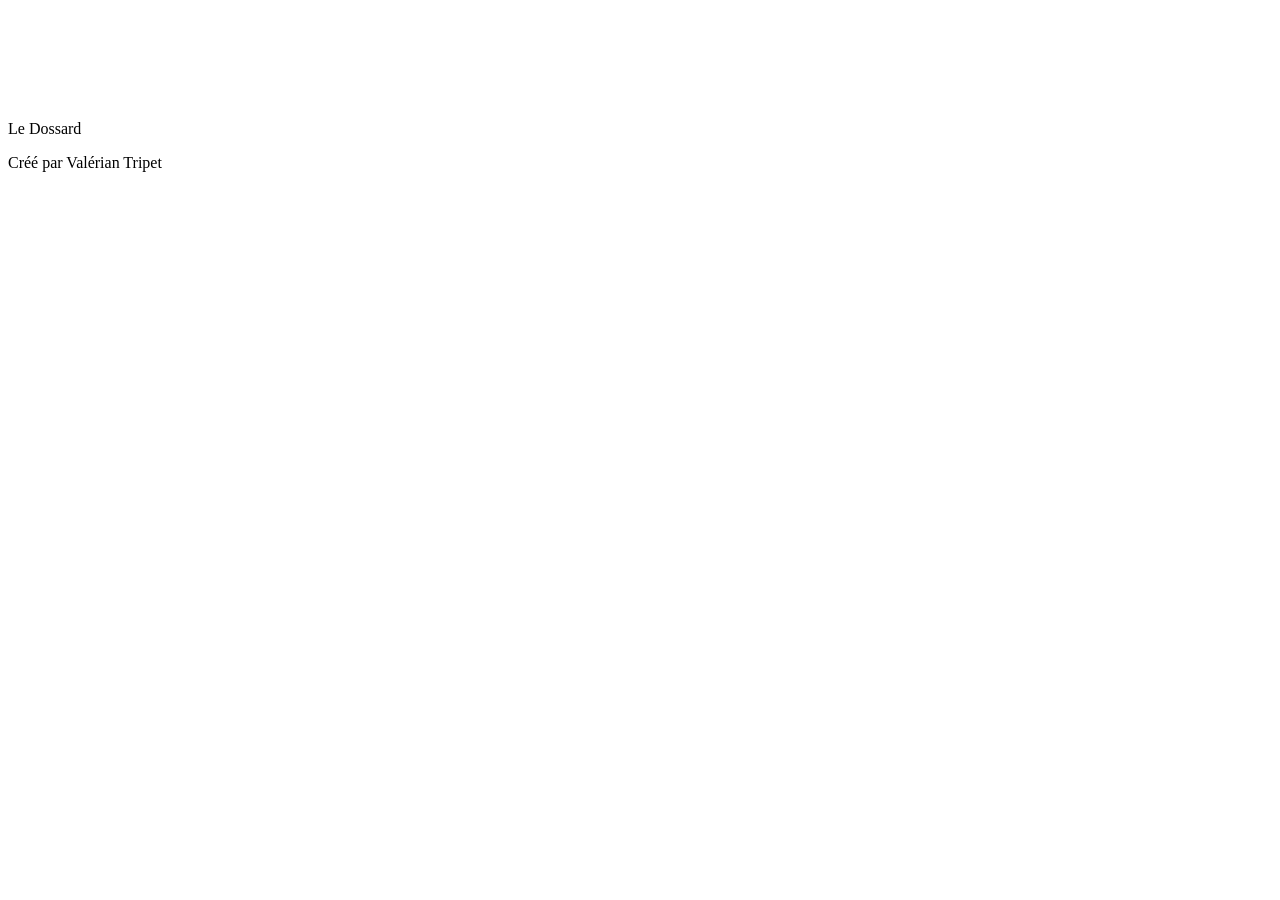
<file: sources/gabarit.html>
<!DOCTYPE html>
<html lang="fr">
<head>
<meta charset="utf-8">
<meta name="viewport" content="width=device-width, initial-scale=1, viewport-fit=cover">
<title>Le Dossard</title>
<meta name="description" content="Le Dossard, carnet d’entraînement au trail : un objectif, des étapes, un rythme, et une médaille à chaque arrivée.">
<meta name="theme-color" content="#3B6CB0">
<meta name="mobile-web-app-capable" content="yes">
<meta name="apple-mobile-web-app-title" content="Le Dossard">
<link rel="manifest" href="manifest.webmanifest">
<link rel="icon" href="icones/favicon.svg" type="image/svg+xml">
<link rel="icon" href="icones/favicon-48.png" type="image/png" sizes="48x48">
<link rel="apple-touch-icon" href="icones/apple-touch-icon.png">
<style>
/* Polices Barlow servies par le site lui-même (dossier polices/), sans appel à un autre serveur. */
@font-face{font-family:'Barlow';font-style:normal;font-weight:400;font-display:swap;src:url(polices/barlow-400.woff2) format('woff2')}
@font-face{font-family:'Barlow';font-style:normal;font-weight:500;font-display:swap;src:url(polices/barlow-500.woff2) format('woff2')}
@font-face{font-family:'Barlow';font-style:normal;font-weight:600;font-display:swap;src:url(polices/barlow-600.woff2) format('woff2')}
@font-face{font-family:'Barlow Condensed';font-style:normal;font-weight:600;font-display:swap;src:url(polices/barlow-condensed-600.woff2) format('woff2')}
@font-face{font-family:'Barlow Condensed';font-style:normal;font-weight:700;font-display:swap;src:url(polices/barlow-condensed-700.woff2) format('woff2')}
@font-face{font-family:'Barlow Condensed';font-style:normal;font-weight:800;font-display:swap;src:url(polices/barlow-condensed-800.woff2) format('woff2')}
</style>
<style>
/*STYLE*/
</style>
<style>
/* Appli installée sur l'écran d'accueil : la barre d'onglets laisse la place du trait d'accueil de l'iPhone. */
.onglets{height:calc(64px + env(safe-area-inset-bottom,0px));padding-bottom:env(safe-area-inset-bottom,0px)}
main{padding-bottom:calc(96px + env(safe-area-inset-bottom,0px))}
.annonce{bottom:calc(84px + env(safe-area-inset-bottom,0px))}
.panneau>.bloc{padding-bottom:calc(28px + env(safe-area-inset-bottom,0px))}
.bravo{padding-bottom:calc(28px + env(safe-area-inset-bottom,0px))}
</style>
</head>
<body>
<div class="app" id="app">
<main id="vue" tabindex="-1"></main>
<nav class="onglets" id="onglets" aria-label="Navigation" hidden>
<a href="#objectif"><svg aria-hidden="true" width="24" height="24" viewBox="0 0 24 24" fill="none" stroke="currentColor" stroke-width="1.8" stroke-linecap="round" stroke-linejoin="round"><rect x="3.5" y="5.5" width="17" height="13.5" rx="2"></rect><path d="M3.5 9.6h17"></path><path d="M10.4 13l1.9-1v4.6"></path></svg><span>Accueil</span></a>
<a href="#plan" data-g="plan carnet"><svg aria-hidden="true" width="24" height="24" viewBox="0 0 24 24" fill="none" stroke="currentColor" stroke-width="1.8" stroke-linecap="round" stroke-linejoin="round"><rect x="4" y="5.5" width="16" height="14.5" rx="2"></rect><path d="M4 10h16M8.2 3.6v3.6M15.8 3.6v3.6"></path><path d="M8 13.6h2M14 13.6h2M8 16.8h2"></path></svg><span>Programme</span></a>
<a href="#routine" data-g="routine poids"><svg aria-hidden="true" width="24" height="24" viewBox="0 0 24 24" fill="none" stroke="currentColor" stroke-width="1.8" stroke-linecap="round" stroke-linejoin="round"><path d="M2.5 17.5h19M7.5 21h9"></path><path d="M6.8 17.5a5.2 5.2 0 0 1 10.4 0"></path><path d="M12 6.3v2.7M5 10l1.9 1.9M19 10l-1.9 1.9"></path></svg><span>Matin</span></a>
<a href="#medailles"><svg aria-hidden="true" width="24" height="24" viewBox="0 0 24 24" fill="none" stroke="currentColor" stroke-width="1.8" stroke-linecap="round" stroke-linejoin="round"><circle cx="12" cy="15" r="5.2"></circle><path d="M8.6 3.5l3.4 6.3 3.4-6.3"></path></svg><span>Médailles</span></a>
<a href="#dossards"><svg aria-hidden="true" width="24" height="24" viewBox="0 0 24 24" fill="none" stroke="currentColor" stroke-width="1.8" stroke-linecap="round" stroke-linejoin="round"><path d="M7.6 5.2h10.9a2 2 0 0 1 2 2v8.2"></path><rect x="3.5" y="8.6" width="13.6" height="10.4" rx="2"></rect><path d="M9.3 13.2l1.9-1v4.5"></path></svg><span>Dossards</span></a>
</nav>
</div>
<div class="feuille" id="feuille" hidden></div>
<div class="annonce" id="annonce" role="status" aria-live="polite"></div>
<div class="ouverture" id="ouverture" aria-hidden="true"><p class="sur">Le Dossard</p><div id="ouverture-dossard"></div><p class="credit">Créé par Valérian Tripet</p></div>
<script>
// Version autonome : l'appli enregistre les données dans le navigateur de l'appareil.
window.DOSSARD_AUTONOME = true;
</script>
<script>
/*LOGIQUE*/
</script>
<script>
/*ICONES*/
</script>
<script>
/*INTERFACE*/
</script>
<script>
// Fonctionnement hors connexion : une copie du site est gardée sur l'appareil (voir sw.js).
if ('serviceWorker' in navigator && (location.protocol === 'https:' || location.hostname === 'localhost')) {
  window.addEventListener('load', function () { navigator.serviceWorker.register('sw.js').catch(function () {}); });
}
</script>
</body>
</html>
</file>
